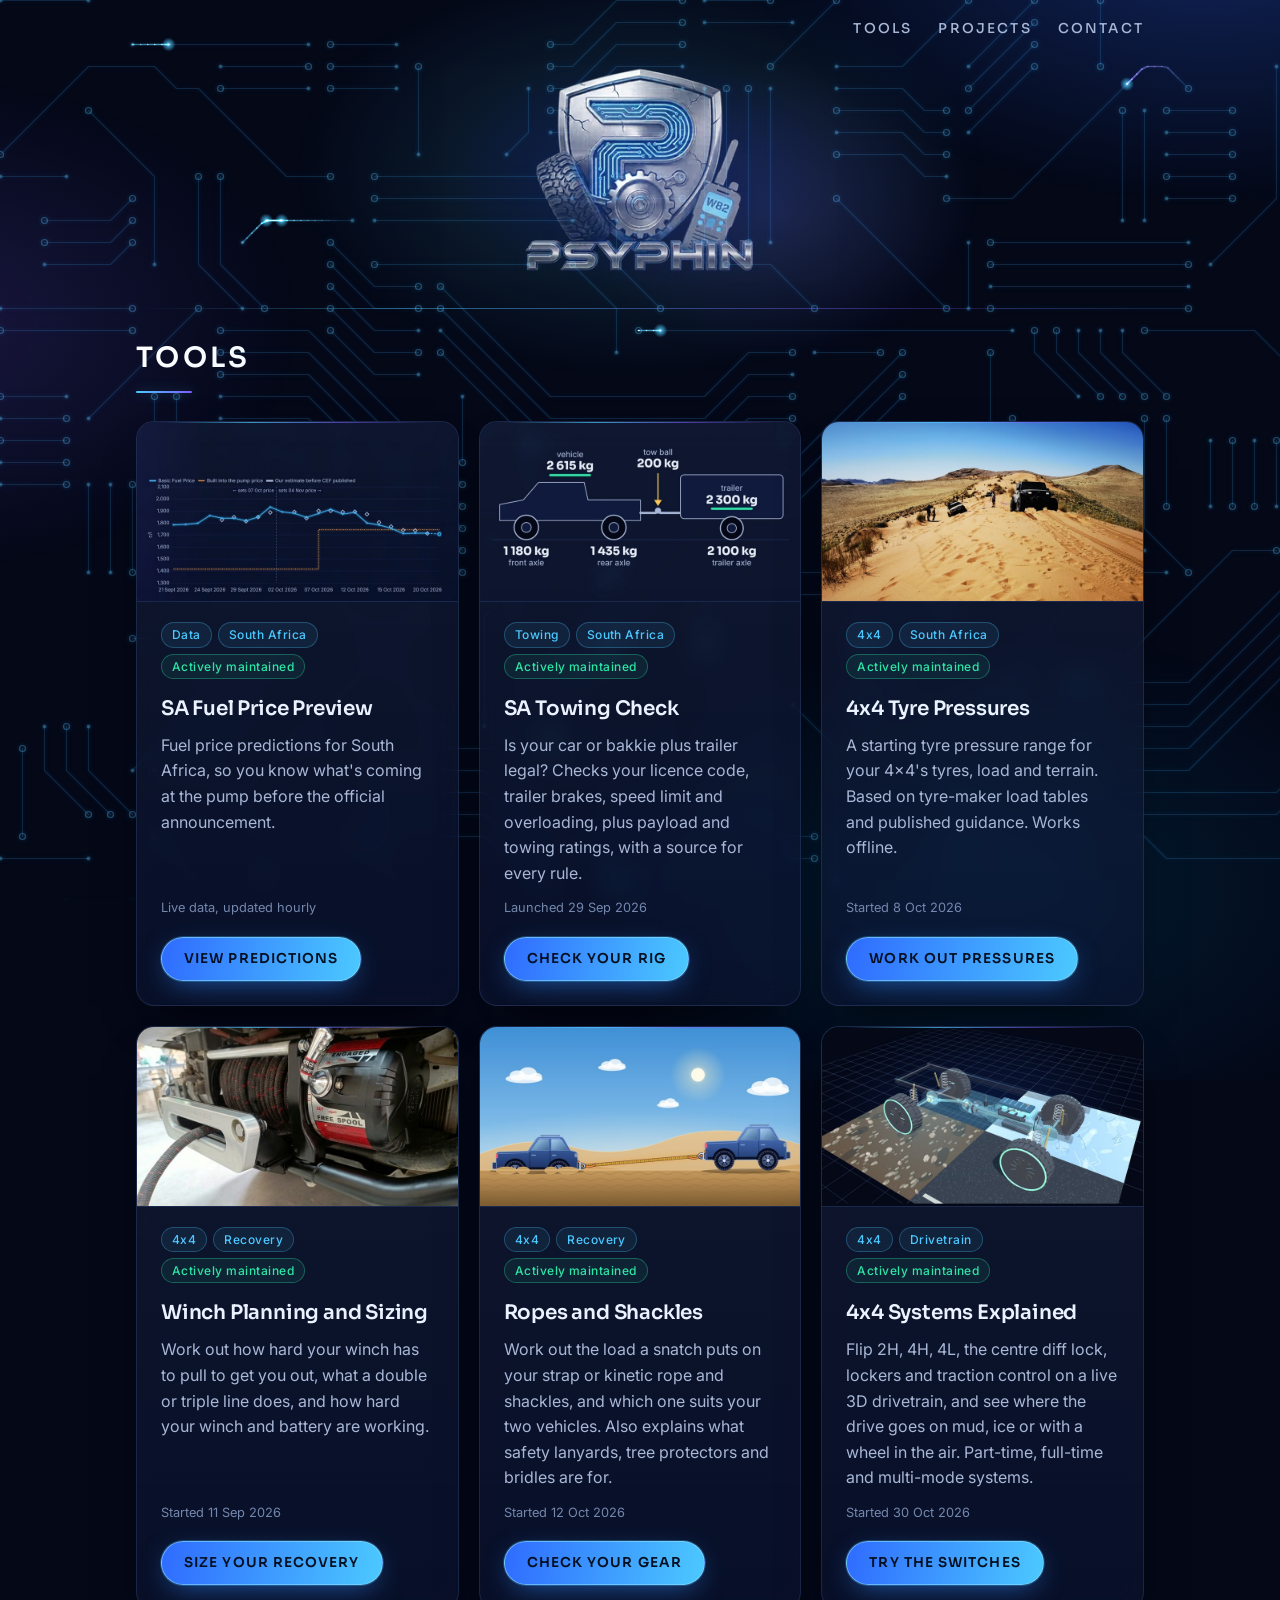
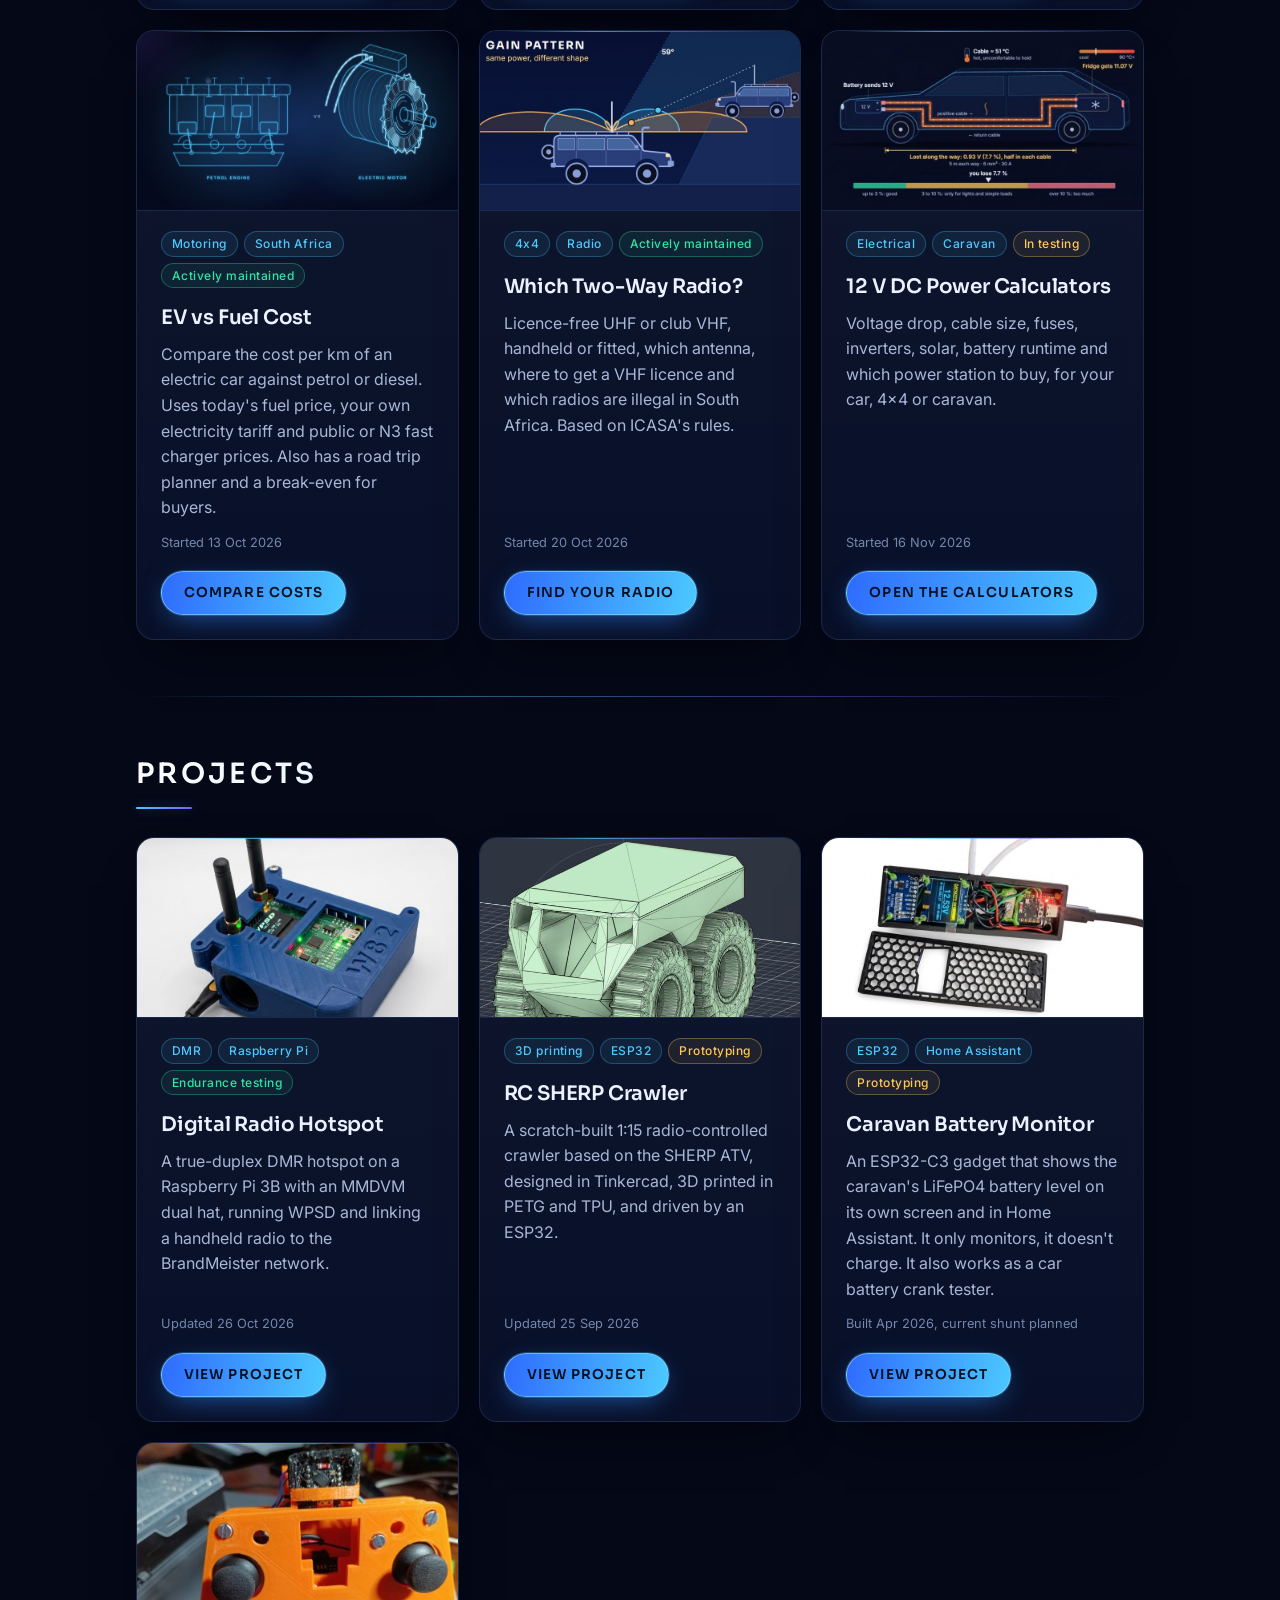
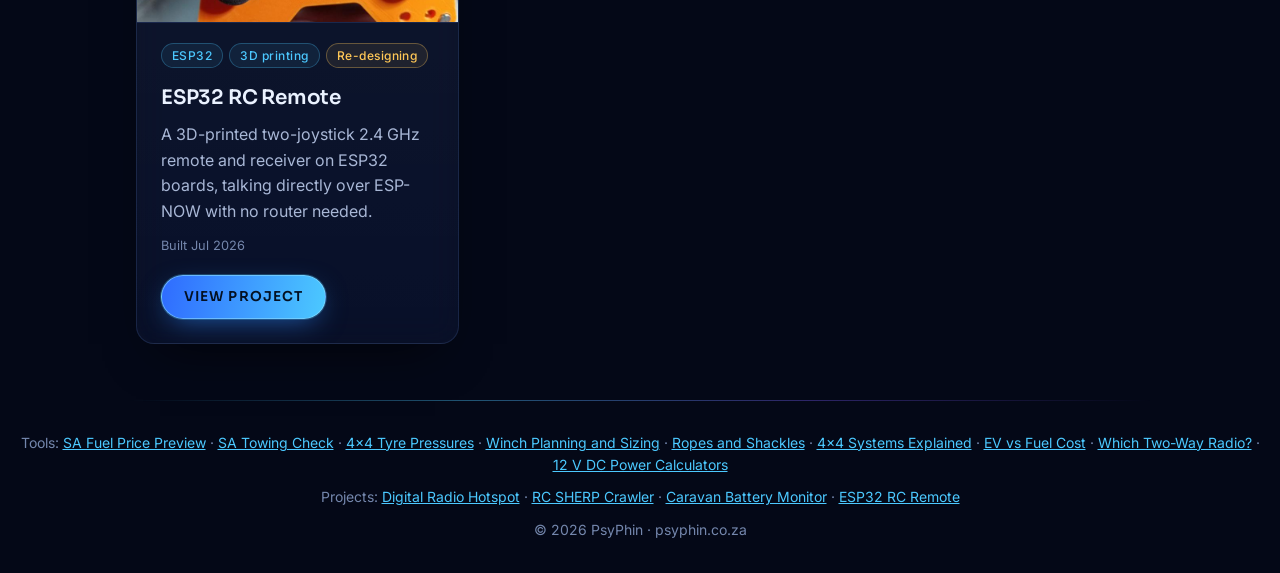
<file: index.html>
<!DOCTYPE html>
<html lang="en">
<head>
  <meta charset="utf-8">
  <meta name="viewport" content="width=device-width, initial-scale=1">
  <title>PsyPhin: Free Tools for South African Drivers and 4x4 Owners</title>
  <meta name="description" content="Free tools for South African drivers: fuel price preview, EV vs petrol cost, towing legality, 4x4 tyre pressures, winching and recovery gear.">
  <meta name="theme-color" content="#040817">

  <link rel="canonical" href="https://psyphin.co.za/">
  <script type="application/ld+json">
  {
    "@context": "https://schema.org",
    "@graph": [
      {
        "@type": "Organization",
        "@id": "https://psyphin.co.za/#org",
        "name": "PsyPhin",
        "url": "https://psyphin.co.za/",
        "logo": "https://psyphin.co.za/assets/img/logo-800.jpg"
      },
      {
        "@type": "WebSite",
        "name": "PsyPhin",
        "url": "https://psyphin.co.za/",
        "description": "Free tools for South African drivers: fuel price preview, EV vs petrol cost, towing legality, 4x4 tyre pressures, winching and recovery gear.",
        "inLanguage": "en-ZA",
        "publisher": {
          "@id": "https://psyphin.co.za/#org"
        }
      }
    ]
  }
  </script>
  <meta property="og:type" content="website">
  <meta property="og:url" content="https://psyphin.co.za/">
  <meta property="og:title" content="PsyPhin">
  <meta property="og:description" content="Free tools for South African drivers: fuel price preview, EV vs petrol cost, towing legality, 4x4 tyre pressures, winching and recovery gear.">
  <meta property="og:image" content="https://psyphin.co.za/assets/img/og-image.jpg">
  <meta name="twitter:card" content="summary_large_image">

  <link rel="icon" href="favicon.ico" sizes="48x48">
  <link rel="icon" href="favicon-96x96.png" type="image/png" sizes="96x96">
  <link rel="icon" href="favicon-192x192.png" type="image/png" sizes="192x192">
  <link rel="apple-touch-icon" href="apple-touch-icon.png" sizes="180x180">

  <link rel="preconnect" href="https://fonts.googleapis.com">
  <link rel="preconnect" href="https://fonts.gstatic.com" crossorigin>
  <link rel="stylesheet" href="https://fonts.googleapis.com/css2?family=Sora:wght@500;600&family=Inter:wght@400;500&display=swap">
  <link rel="stylesheet" href="css/style.css">
</head>
<body>
  <a class="skip-link" href="#main">Skip to content</a>

  <header class="site-header">
    <div class="site-header-inner">
      <!-- Brand mark: hidden at the top of the page, shown once you scroll (js/main.js adds body.scrolled) -->
      <a class="brand" href="index.html" aria-label="PsyPhin home"><img src="assets/img/brand-64.png" alt="" width="30" height="30"><span>PsyPhin</span></a>
      <nav class="nav" aria-label="Main">
        <a href="#tools">Tools</a>
        <a href="#projects">Projects</a>
        <a href="contact.html">Contact</a>
      </nav>
    </div>
  </header>

  <main id="main">
    <section class="hero">
      <h1 style="position:absolute;width:1px;height:1px;margin:-1px;padding:0;overflow:hidden;clip:rect(0 0 0 0);white-space:nowrap;border:0">PsyPhin: tools and projects</h1>
      <picture>
        <source type="image/webp"
                srcset="assets/img/logo-480.webp 480w, assets/img/logo-800.webp 800w, assets/img/logo-1200.webp 1200w"
                sizes="(max-width: 600px) 70vw, 420px">
        <img class="hero-logo"
             src="assets/img/logo-800.jpg"
             srcset="assets/img/logo-480.jpg 480w, assets/img/logo-800.jpg 800w, assets/img/logo-1200.jpg 1200w"
             sizes="(max-width: 600px) 70vw, 420px"
             width="1200" height="655"
             alt="PsyPhin logo: a brushed-metal shield with a glowing circuit-board letter P"
             fetchpriority="high">
      </picture>
    </section>

    <section id="tools" class="section">
      <h2>Tools</h2>
      <!-- Cards with kind: "tool" in /projects.js -->
      <div id="tool-grid" class="grid"></div>
      <noscript><p class="empty">Enable JavaScript to see the tools.</p></noscript>
    </section>

    <section id="projects" class="section">
      <h2>Projects</h2>
      <!-- The other cards in /projects.js -->
      <div id="project-grid" class="grid"></div>
      <noscript><p class="empty">Enable JavaScript to see the project list.</p></noscript>
    </section>
  </main>

  <footer class="site-footer">
    <!-- Plain links, so search engines see every tool and project without running JavaScript. Keep in step with projects.js. -->
    <p>Tools: <a href="https://fuel.psyphin.co.za/">SA Fuel Price Preview</a> &middot; <a href="https://towing.psyphin.co.za/">SA Towing Check</a> &middot; <a href="https://tyres.psyphin.co.za/">4x4 Tyre Pressures</a> &middot; <a href="https://winching.psyphin.co.za/">Winch Planning and Sizing</a> &middot; <a href="https://ropes.psyphin.co.za/">Ropes and Shackles</a> &middot; <a href="https://4x4.psyphin.co.za/">4x4 Systems Explained</a> &middot; <a href="https://evcost.psyphin.co.za/">EV vs Fuel Cost</a> &middot; <a href="https://radio.psyphin.co.za/">Which Two-Way Radio?</a> &middot; <a href="https://dc-power.psyphin.co.za/">12 V DC Power Calculators</a></p>
    <p>Projects: <a href="dmr-hotspot/">Digital Radio Hotspot</a> &middot; <a href="sherp-crawler/">RC SHERP Crawler</a> &middot; <a href="battery-monitor/">Caravan Battery Monitor</a> &middot; <a href="rc-remote/">ESP32 RC Remote</a></p>
    <p>&copy; <span id="year">2026</span> PsyPhin &middot; psyphin.co.za</p>
  </footer>

  <script src="projects.js"></script>
  <script src="js/circuit.js"></script>
  <script src="js/main.js"></script>
  <!-- GoatCounter: cookie-free visitor stats at https://psyphin.goatcounter.com/ -->
  <script data-goatcounter="https://psyphin.goatcounter.com/count" async src="//gc.zgo.at/count.js"></script>
</body>
</html>
</file>
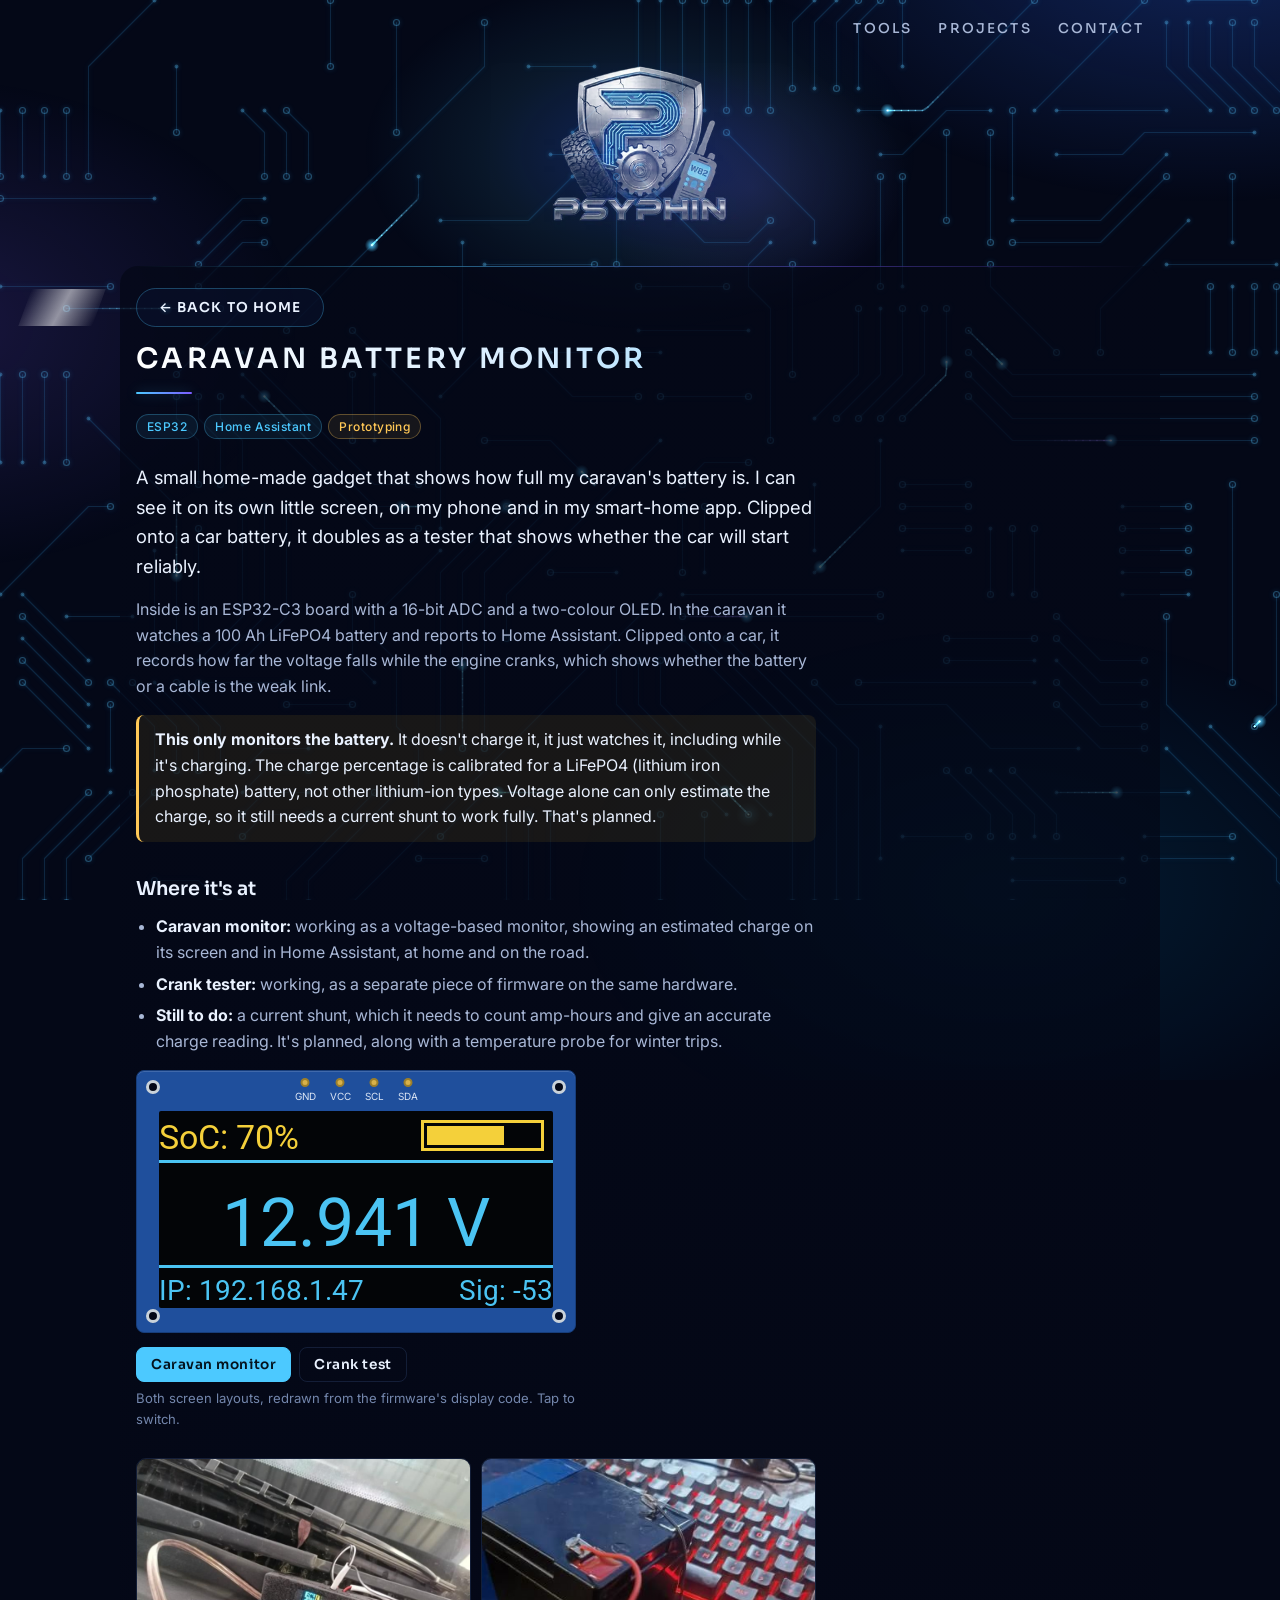
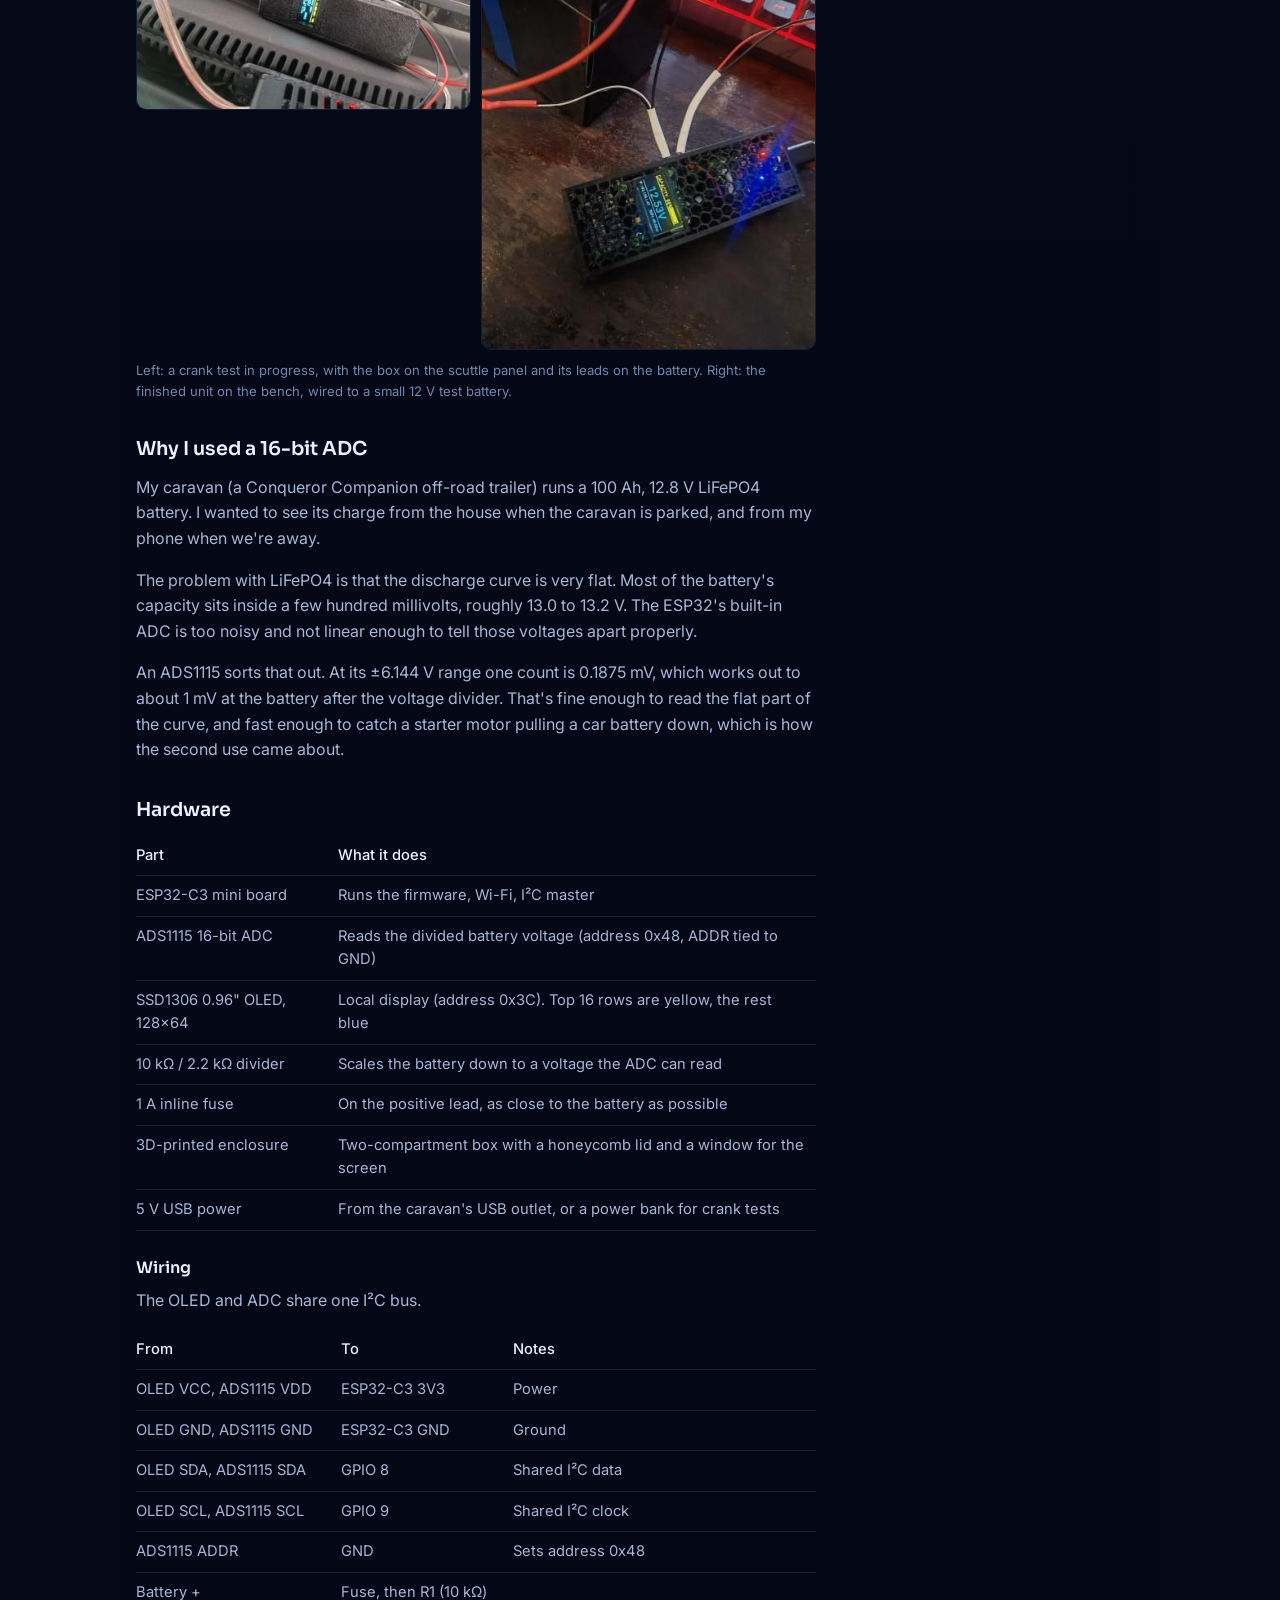
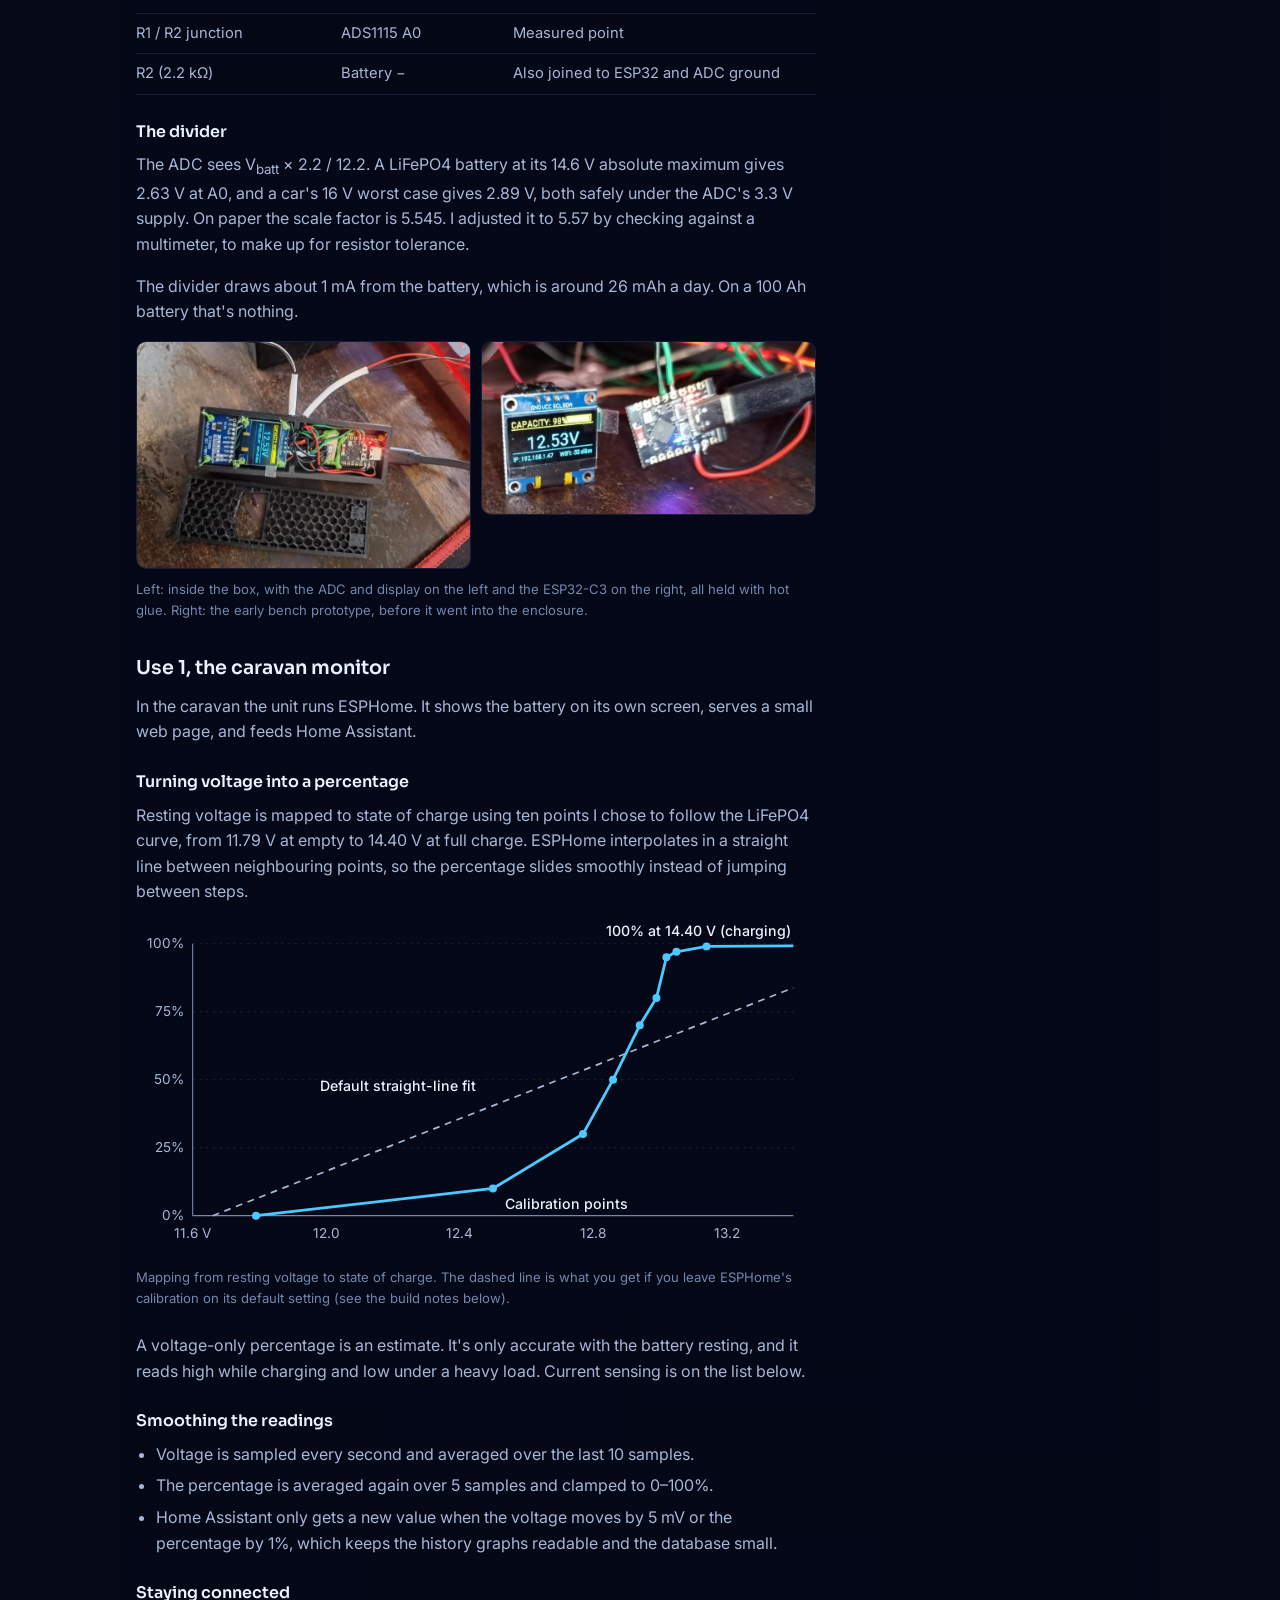
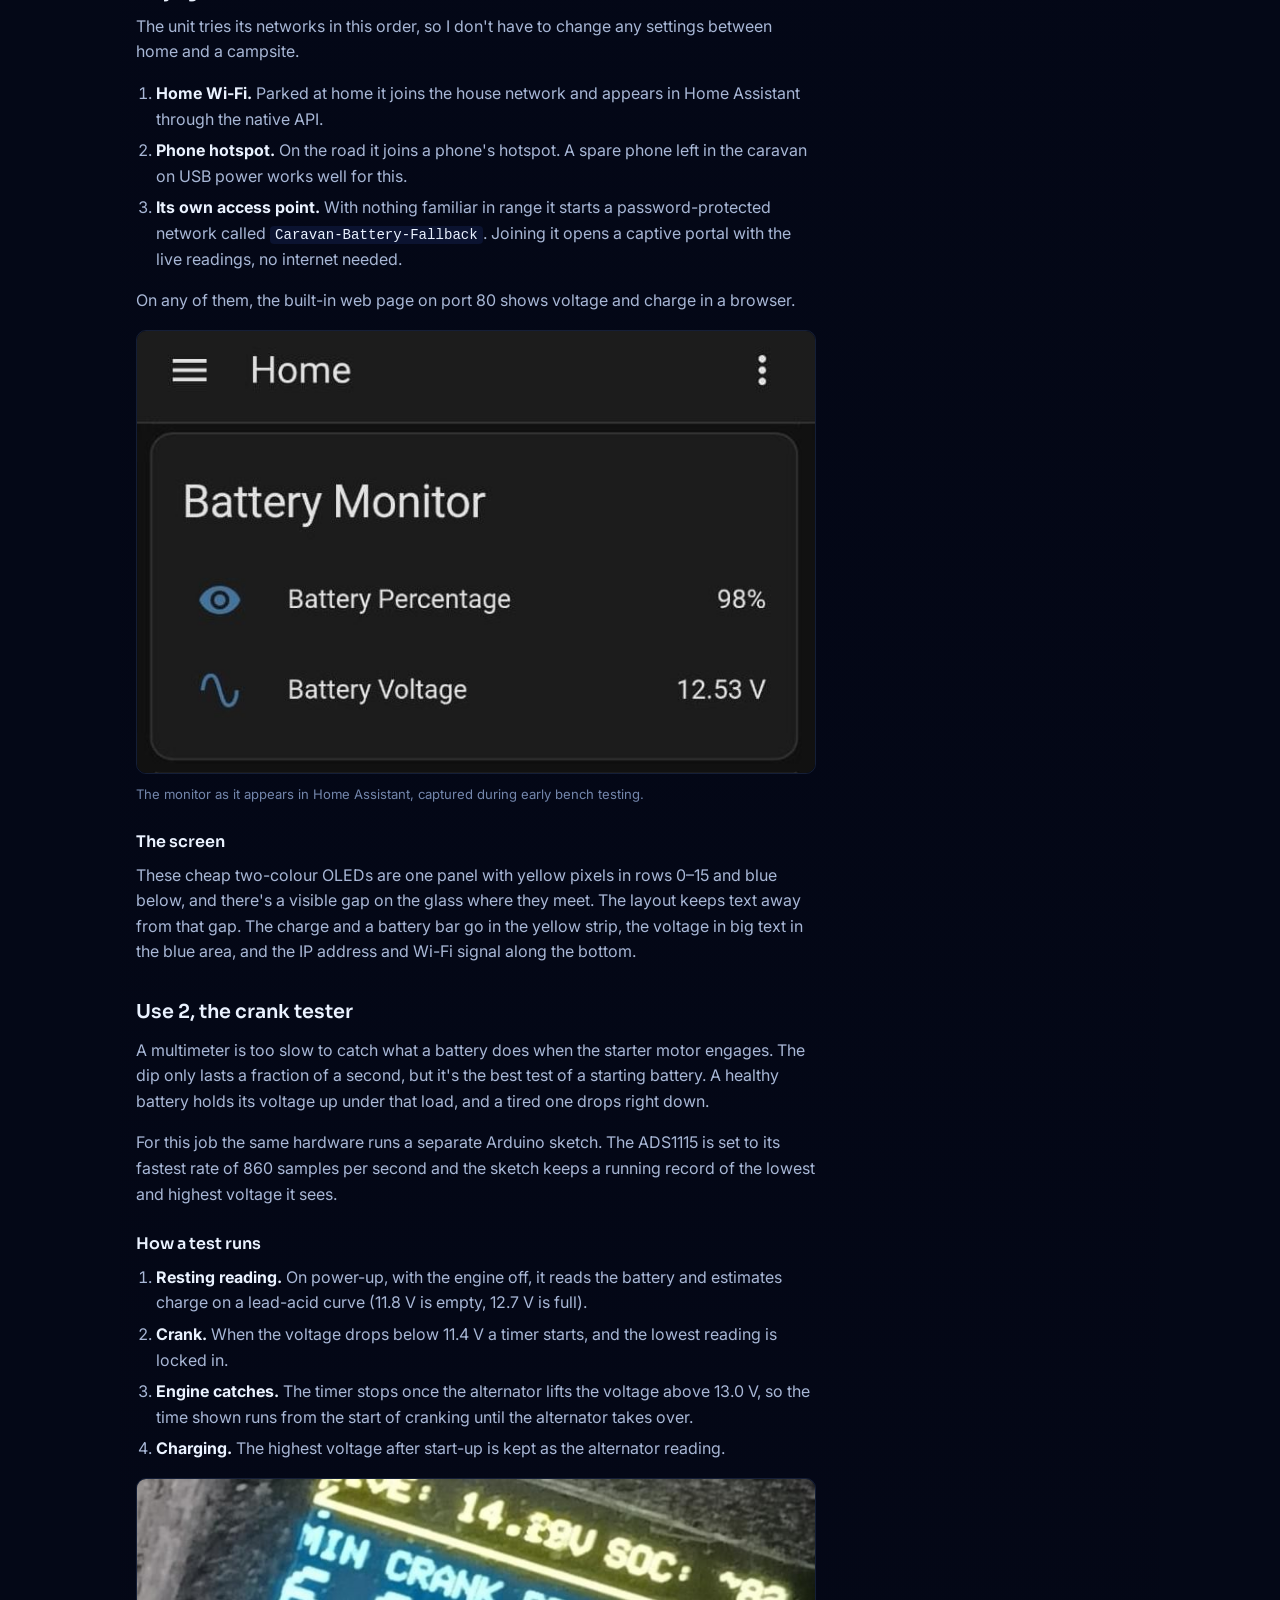
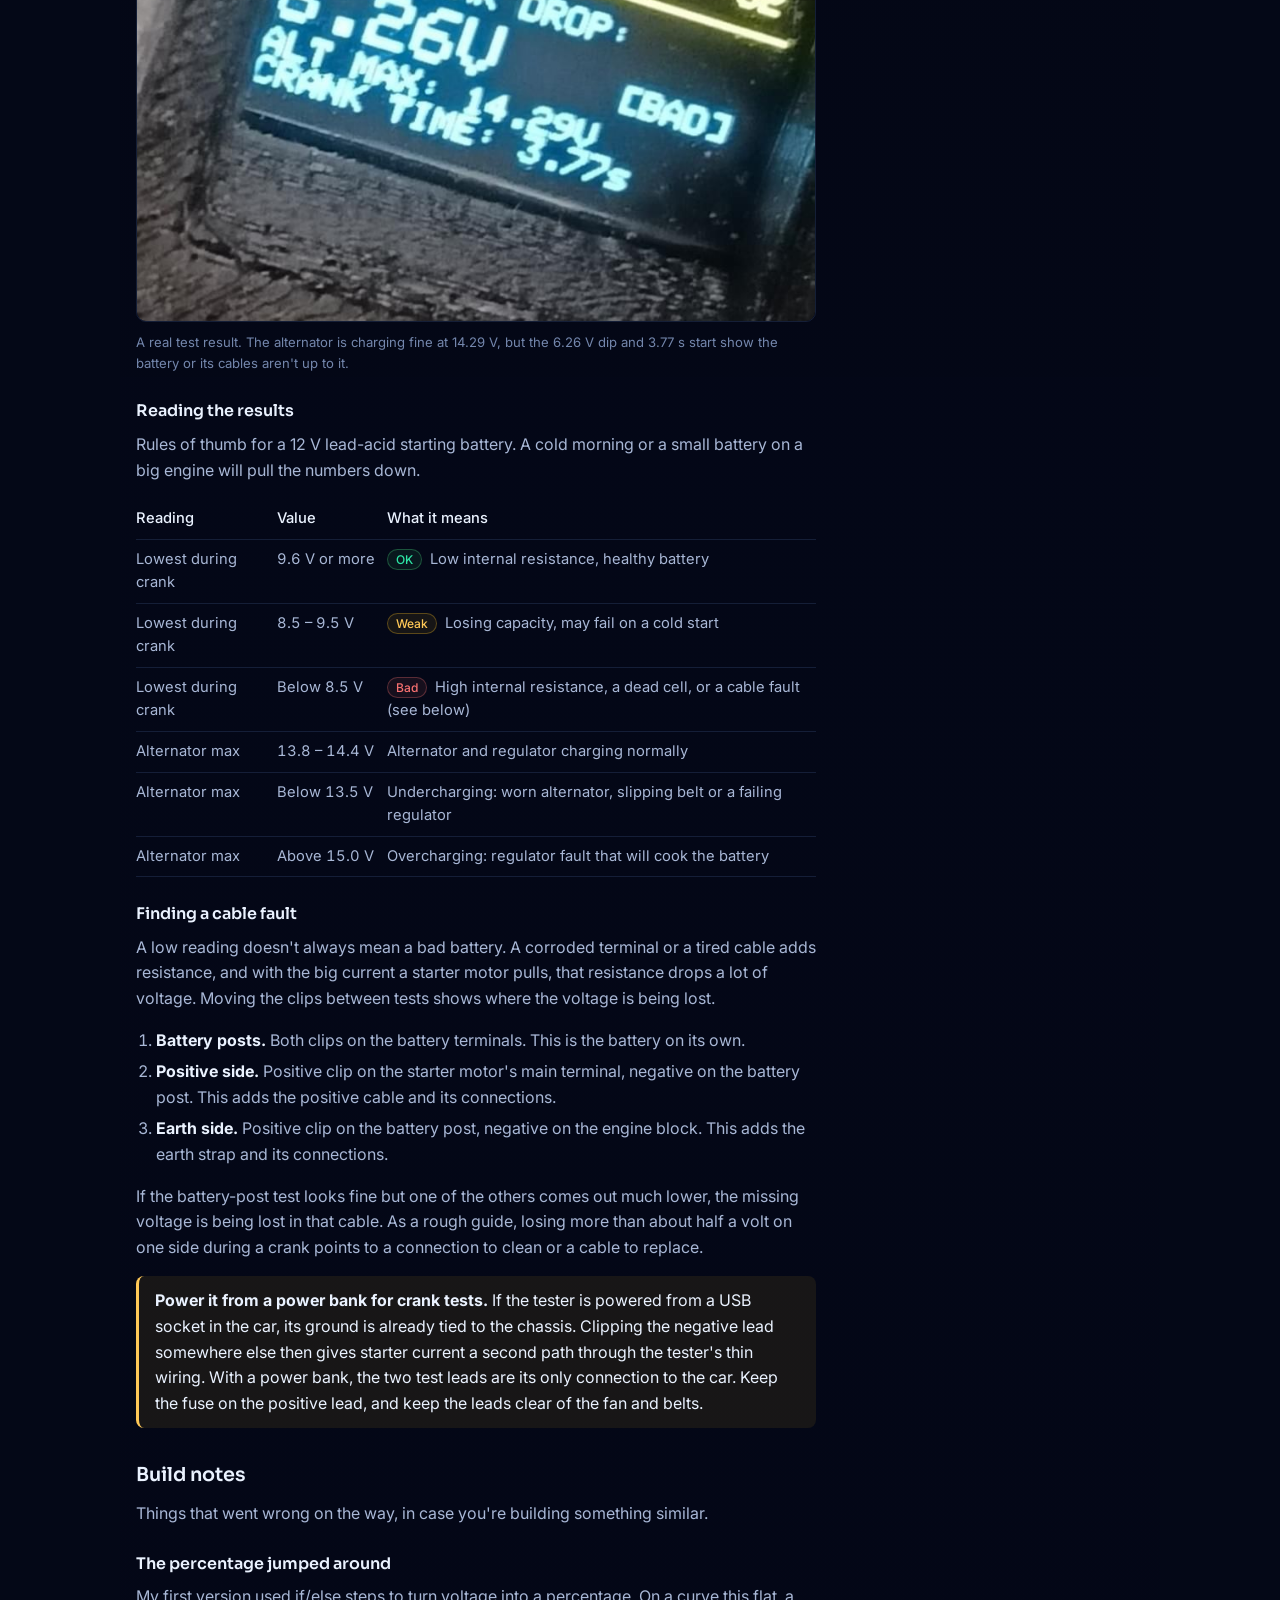
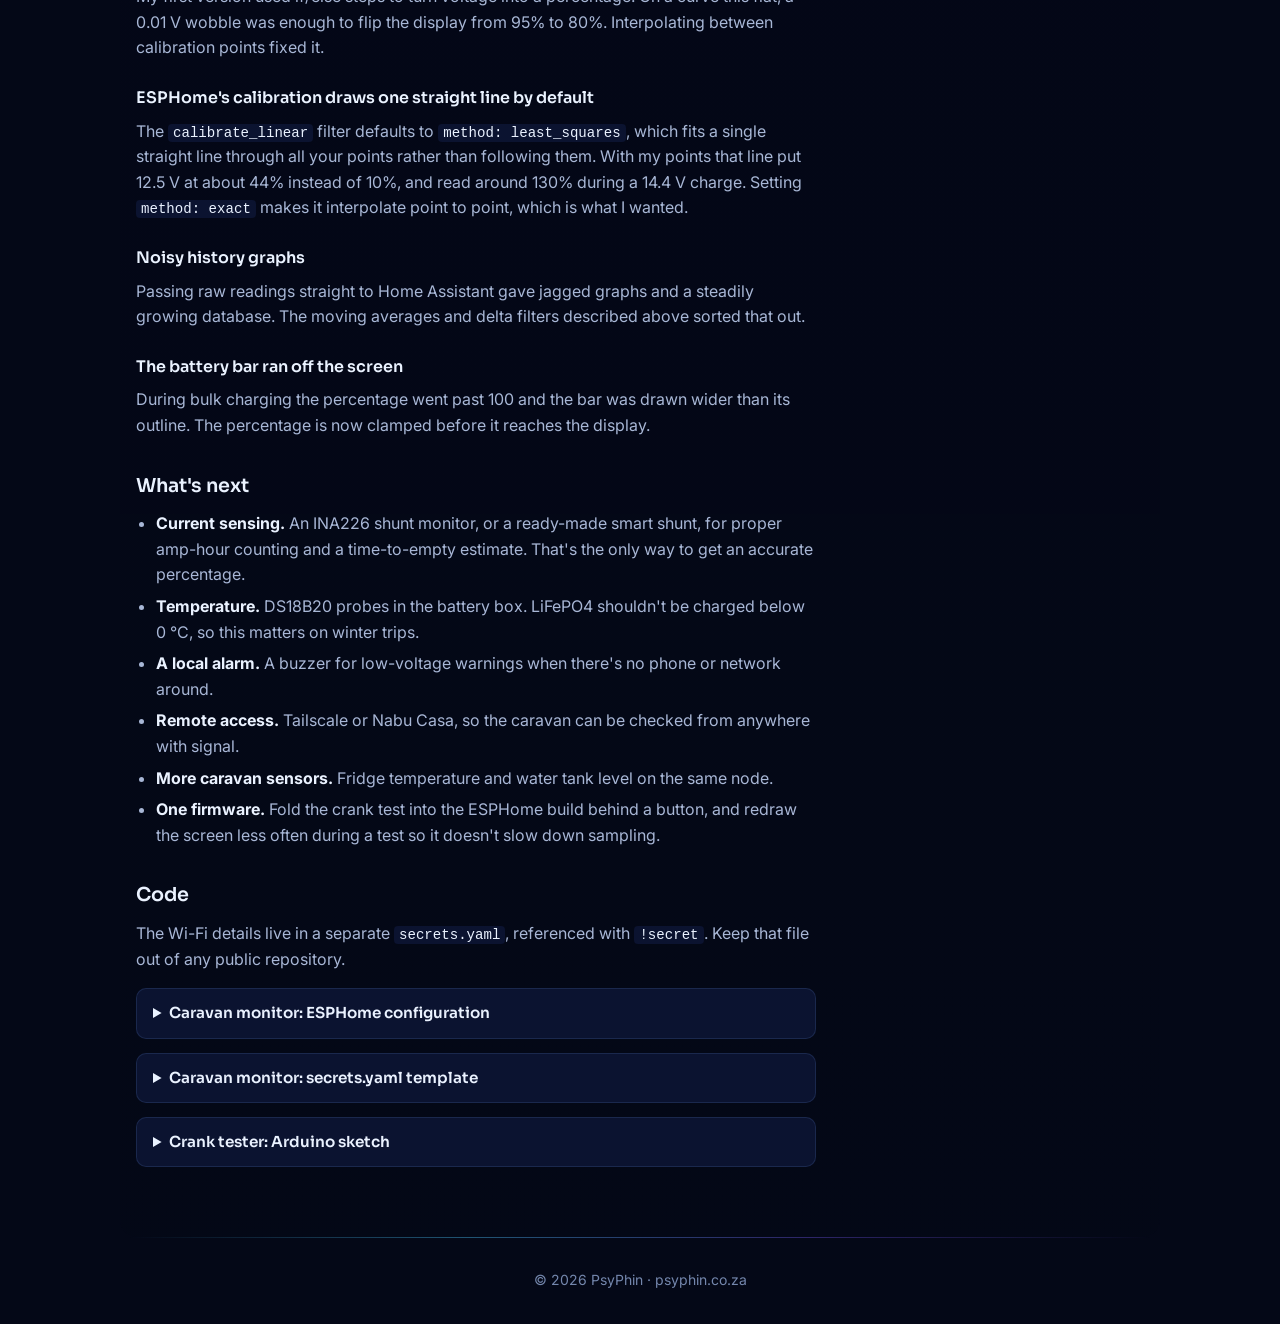
<file: battery-monitor/index.html>
<!DOCTYPE html>
<html lang="en">
<head>
  <meta charset="utf-8">
  <meta name="viewport" content="width=device-width, initial-scale=1">
  <title>Caravan Battery Monitor · PsyPhin</title>
  <meta name="description" content="An ESP32-C3 battery monitor for a caravan LiFePO4 battery that doubles as a car battery crank tester. ADS1115, SSD1306, ESPHome and Home Assistant.">
  <meta name="theme-color" content="#040817">

  <link rel="canonical" href="https://psyphin.co.za/battery-monitor/">
  <script type="application/ld+json">
  {
    "@context": "https://schema.org",
    "@type": "TechArticle",
    "headline": "Caravan Battery Monitor",
    "description": "An ESP32-C3 battery monitor for a caravan LiFePO4 battery that doubles as a car battery crank tester. ADS1115, SSD1306, ESPHome and Home Assistant.",
    "url": "https://psyphin.co.za/battery-monitor/",
    "image": "https://psyphin.co.za/assets/img/projects/battery-monitor.jpg",
    "inLanguage": "en-ZA",
    "datePublished": "2026-09-28",
    "dateModified": "2026-10-20",
    "author": {
      "@type": "Organization",
      "name": "PsyPhin",
      "url": "https://psyphin.co.za/"
    },
    "publisher": {
      "@type": "Organization",
      "name": "PsyPhin",
      "url": "https://psyphin.co.za/"
    }
  }
  </script>
  <meta property="og:type" content="website">
  <meta property="og:url" content="https://psyphin.co.za/battery-monitor/">
  <meta property="og:title" content="Caravan Battery Monitor · PsyPhin">
  <meta property="og:description" content="An ESP32-C3 battery monitor for a caravan LiFePO4 battery that doubles as a car battery crank tester.">
  <meta property="og:image" content="https://psyphin.co.za/assets/img/projects/battery-monitor.jpg">
  <meta name="twitter:card" content="summary_large_image">

  <link rel="icon" href="../favicon.ico" sizes="48x48">
  <link rel="icon" href="../favicon-96x96.png" type="image/png" sizes="96x96">
  <link rel="icon" href="../favicon-192x192.png" type="image/png" sizes="192x192">
  <link rel="apple-touch-icon" href="../apple-touch-icon.png" sizes="180x180">

  <link rel="preconnect" href="https://fonts.googleapis.com">
  <link rel="preconnect" href="https://fonts.gstatic.com" crossorigin>
  <!-- Roboto and VT323 draw the recreated OLED screens in the firmware's own fonts -->
  <link rel="stylesheet" href="https://fonts.googleapis.com/css2?family=Sora:wght@500;600&family=Inter:wght@400;500&family=Roboto:wght@400&family=VT323&display=swap">
  <link rel="stylesheet" href="../css/style.css">
</head>
<body>
  <a class="skip-link" href="#main">Skip to content</a>

  <header class="site-header">
    <div class="site-header-inner">
      <!-- Brand mark: hidden at the top of the page, shown once you scroll (js/main.js adds body.scrolled) -->
      <a class="brand" href="../index.html" aria-label="PsyPhin home"><img src="../assets/img/brand-64.png" alt="" width="30" height="30"><span>PsyPhin</span></a>
      <nav class="nav" aria-label="Main">
        <a href="../index.html#tools">Tools</a>
        <a href="../index.html#projects">Projects</a>
        <a href="../contact.html">Contact</a>
      </nav>
    </div>
  </header>

  <main id="main">
    <section class="hero hero--compact">
      <a href="../index.html" aria-label="PsyPhin home">
        <picture>
          <source type="image/webp"
                  srcset="../assets/img/logo-480.webp 480w, ../assets/img/logo-800.webp 800w"
                  sizes="(max-width: 480px) 100vw, 440px">
          <img class="hero-logo"
               src="../assets/img/logo-480.jpg"
               srcset="../assets/img/logo-480.jpg 480w, ../assets/img/logo-800.jpg 800w"
               sizes="(max-width: 480px) 100vw, 440px"
               width="1200" height="655"
               alt="PsyPhin logo">
        </picture>
      </a>
    </section>

    <section class="section">
      <!-- Title and tags come from this project's line in ../projects.js (matched by url). -->
      <p class="back-link"><a class="button button--secondary button--plain" href="../index.html">&larr; Back to home</a></p>
      <div class="project-head" data-project="battery-monitor/"><h1>Caravan Battery Monitor</h1></div>

      <!-- Source: E:\Claude_projects\Battery monitor (draft index.html, battery-monitor.yaml, crank_tester.ino, photos).
           Generated by .review/build_bm.py: the YAML's Wi-Fi details are replaced with !secret references,
           and the build refuses to write the page if any real Wi-Fi value would appear in it. -->
      <div class="prose">
        <p class="lead">A small home-made gadget that shows how full my caravan's battery is. I can see it on its own little screen, on my phone and in my smart-home app. Clipped onto a car battery, it doubles as a tester that shows whether the car will start reliably.</p>
        <p>Inside is an ESP32-C3 board with a 16-bit ADC and a two-colour OLED. In the caravan it watches a 100&nbsp;Ah LiFePO4 battery and reports to Home Assistant. Clipped onto a car, it records how far the voltage falls while the engine cranks, which shows whether the battery or a cable is the weak link.</p>

        <p class="notice"><strong>This only monitors the battery.</strong> It doesn't charge it, it just watches it, including while it's charging. The charge percentage is calibrated for a LiFePO4 (lithium iron phosphate) battery, not other lithium-ion types. Voltage alone can only estimate the charge, so it still needs a current shunt to work fully. That's planned.</p>

        <h3>Where it's at</h3>
        <ul>
          <li><strong>Caravan monitor:</strong> working as a voltage-based monitor, showing an estimated charge on its screen and in Home Assistant, at home and on the road.</li>
          <li><strong>Crank tester:</strong> working, as a separate piece of firmware on the same hardware.</li>
          <li><strong>Still to do:</strong> a current shunt, which it needs to count amp-hours and give an accurate charge reading. It's planned, along with a temperature probe for winter trips.</li>
        </ul>

        <figure class="oled">
          <div class="oled-module">
            <span class="hole h1"></span><span class="hole h2"></span><span class="hole h3"></span><span class="hole h4"></span>
            <div class="pins" aria-hidden="true"><span>GND</span><span>VCC</span><span>SCL</span><span>SDA</span></div>
            <svg class="screen" viewBox="0 0 128 64" role="img" aria-labelledby="screen-title" shape-rendering="crispEdges">
              <title id="screen-title">OLED screen of the battery monitor</title>
              <defs><clipPath id="glass"><rect width="128" height="64"/></clipPath></defs>
              <g clip-path="url(#glass)">
                <!-- Caravan monitor layout (ESPHome display lambda) -->
                <g id="scr-caravan" class="show">
                  <text class="y roboto" x="0" y="12.5" font-size="11">SoC: 70%</text>
                  <rect class="ys" x="85.5" y="3.5" width="39" height="9" stroke-width="1"/>
                  <rect class="y" x="87" y="5" width="25" height="6"/>
                  <rect class="b" x="0" y="16" width="128" height="1"/>
                  <text class="b roboto" x="64" y="44" font-size="22" text-anchor="middle">12.941 V</text>
                  <rect class="b" x="0" y="50" width="128" height="1"/>
                  <text class="b roboto" x="0" y="61.5" font-size="9">IP: 192.168.1.47</text>
                  <text class="b roboto" x="128" y="61.5" font-size="9" text-anchor="end">Sig: -53</text>
                </g>
                <!-- Crank tester layout (Arduino sketch, 6x8 px font) -->
                <g id="scr-crank" hidden>
                  <text class="y px" x="0" y="9" font-size="10.5" textLength="71" lengthAdjust="spacingAndGlyphs">LIVE: 14.29V</text>
                  <text class="y px" x="76" y="9" font-size="10.5" textLength="53" lengthAdjust="spacingAndGlyphs">SOC: ~82%</text>
                  <rect class="y" x="0" y="15" width="128" height="1"/>
                  <text class="b px" x="0" y="27" font-size="10.5" textLength="89" lengthAdjust="spacingAndGlyphs">MIN CRANK DROP:</text>
                  <text class="b px" x="0" y="45" font-size="21" textLength="59" lengthAdjust="spacingAndGlyphs">6.26V</text>
                  <text class="b px" x="92" y="43" font-size="10.5" textLength="29" lengthAdjust="spacingAndGlyphs">[BAD]</text>
                  <text class="b px" x="0" y="55" font-size="10.5" textLength="89" lengthAdjust="spacingAndGlyphs">ALT MAX: 14.29V</text>
                  <text class="b px" x="0" y="63" font-size="10.5" textLength="101" lengthAdjust="spacingAndGlyphs">CRANK TIME: 3.77s</text>
                </g>
              </g>
            </svg>
          </div>
          <div class="oled-modes" role="group" aria-label="Screen to show">
            <button type="button" data-screen="caravan" aria-pressed="true">Caravan monitor</button>
            <button type="button" data-screen="crank" aria-pressed="false">Crank test</button>
          </div>
          <figcaption>Both screen layouts, redrawn from the firmware's display code. Tap to switch.</figcaption>
        </figure>

        <figure class="figs">
          <img src="img/01-crank-test-car-800.jpg" alt="The black 3D-printed monitor box with its lit OLED, resting below a car windscreen with test leads running to the battery" width="800" height="600" loading="lazy">
          <img src="img/02-bench-finished-800.jpg" alt="The finished monitor in its honeycomb-lid enclosure, wired to a small 12 V battery on a workbench" width="408" height="600" loading="lazy">
          <figcaption>Left: a crank test in progress, with the box on the scuttle panel and its leads on the battery. Right: the finished unit on the bench, wired to a small 12&nbsp;V test battery.</figcaption>
        </figure>

        <h3>Why I used a 16-bit ADC</h3>
        <p>My caravan (a Conqueror Companion off-road trailer) runs a 100&nbsp;Ah, 12.8&nbsp;V LiFePO4 battery. I wanted to see its charge from the house when the caravan is parked, and from my phone when we're away.</p>
        <p>The problem with LiFePO4 is that the discharge curve is very flat. Most of the battery's capacity sits inside a few hundred millivolts, roughly 13.0 to 13.2&nbsp;V. The ESP32's built-in ADC is too noisy and not linear enough to tell those voltages apart properly.</p>
        <p>An ADS1115 sorts that out. At its ±6.144&nbsp;V range one count is 0.1875&nbsp;mV, which works out to about 1&nbsp;mV at the battery after the voltage divider. That's fine enough to read the flat part of the curve, and fast enough to catch a starter motor pulling a car battery down, which is how the second use came about.</p>

        <h3>Hardware</h3>
        <div class="table-wrap">
          <table>
            <thead><tr><th>Part</th><th>What it does</th></tr></thead>
            <tbody>
              <tr><td>ESP32-C3 mini board</td><td>Runs the firmware, Wi-Fi, I²C master</td></tr>
              <tr><td>ADS1115 16-bit ADC</td><td>Reads the divided battery voltage (address 0x48, ADDR tied to GND)</td></tr>
              <tr><td>SSD1306 0.96" OLED, 128×64</td><td>Local display (address 0x3C). Top 16 rows are yellow, the rest blue</td></tr>
              <tr><td>10&nbsp;kΩ / 2.2&nbsp;kΩ divider</td><td>Scales the battery down to a voltage the ADC can read</td></tr>
              <tr><td>1&nbsp;A inline fuse</td><td>On the positive lead, as close to the battery as possible</td></tr>
              <tr><td>3D-printed enclosure</td><td>Two-compartment box with a honeycomb lid and a window for the screen</td></tr>
              <tr><td>5&nbsp;V USB power</td><td>From the caravan's USB outlet, or a power bank for crank tests</td></tr>
            </tbody>
          </table>
        </div>

        <h4>Wiring</h4>
        <p>The OLED and ADC share one I²C bus.</p>
        <div class="table-wrap">
          <table>
            <thead><tr><th>From</th><th>To</th><th>Notes</th></tr></thead>
            <tbody>
              <tr><td>OLED VCC, ADS1115 VDD</td><td>ESP32-C3 3V3</td><td>Power</td></tr>
              <tr><td>OLED GND, ADS1115 GND</td><td>ESP32-C3 GND</td><td>Ground</td></tr>
              <tr><td>OLED SDA, ADS1115 SDA</td><td>GPIO 8</td><td>Shared I²C data</td></tr>
              <tr><td>OLED SCL, ADS1115 SCL</td><td>GPIO 9</td><td>Shared I²C clock</td></tr>
              <tr><td>ADS1115 ADDR</td><td>GND</td><td>Sets address 0x48</td></tr>
              <tr><td>Battery +</td><td>Fuse, then R1 (10&nbsp;kΩ)</td><td></td></tr>
              <tr><td>R1 / R2 junction</td><td>ADS1115 A0</td><td>Measured point</td></tr>
              <tr><td>R2 (2.2&nbsp;kΩ)</td><td>Battery −</td><td>Also joined to ESP32 and ADC ground</td></tr>
            </tbody>
          </table>
        </div>

        <h4>The divider</h4>
        <p>The ADC sees V<sub>batt</sub> × 2.2 / 12.2. A LiFePO4 battery at its 14.6&nbsp;V absolute maximum gives 2.63&nbsp;V at A0, and a car's 16&nbsp;V worst case gives 2.89&nbsp;V, both safely under the ADC's 3.3&nbsp;V supply. On paper the scale factor is 5.545. I adjusted it to 5.57 by checking against a multimeter, to make up for resistor tolerance.</p>
        <p>The divider draws about 1&nbsp;mA from the battery, which is around 26&nbsp;mAh a day. On a 100&nbsp;Ah battery that's nothing.</p>
        <figure class="figs">
          <img src="img/03-inside-box-800.jpg" alt="Open enclosure: the OLED and ADS1115 board in one compartment, the ESP32-C3 and wiring glued in the other, honeycomb lid beside it" width="800" height="544" loading="lazy">
          <img src="img/04-bench-prototype-800.jpg" alt="Loose OLED module showing 12.53 V next to a tiny ESP32-C3 board on USB-C, during early testing" width="800" height="413" loading="lazy">
          <figcaption>Left: inside the box, with the ADC and display on the left and the ESP32-C3 on the right, all held with hot glue. Right: the early bench prototype, before it went into the enclosure.</figcaption>
        </figure>

        <h3>Use 1, the caravan monitor</h3>
        <p>In the caravan the unit runs ESPHome. It shows the battery on its own screen, serves a small web page, and feeds Home Assistant.</p>

        <h4>Turning voltage into a percentage</h4>
        <p>Resting voltage is mapped to state of charge using ten points I chose to follow the LiFePO4 curve, from 11.79&nbsp;V at empty to 14.40&nbsp;V at full charge. ESPHome interpolates in a straight line between neighbouring points, so the percentage slides smoothly instead of jumping between steps.</p>
        <figure class="chart">
          <svg viewBox="0 0 600 300" role="img" aria-labelledby="chart-t chart-d">
            <title id="chart-t">Voltage to state of charge mapping</title>
            <desc id="chart-d">The curve stays near zero until about 12.5 volts, rises steeply between 12.7 and 13.0 volts, then flattens near 99 percent. A dashed straight line shows the single-line fit ESPHome uses by default, which reads far too high at low voltages and passes 100 percent while charging.</desc>
            <line class="grid" x1="50" y1="20" x2="580" y2="20"/>
            <line class="grid" x1="50" y1="80" x2="580" y2="80"/>
            <line class="grid" x1="50" y1="140" x2="580" y2="140"/>
            <line class="grid" x1="50" y1="200" x2="580" y2="200"/>
            <line class="axis" x1="50" y1="260" x2="580" y2="260"/>
            <line class="axis" x1="50" y1="20" x2="50" y2="260"/>
            <text class="lbl" x="42" y="264" text-anchor="end">0%</text>
            <text class="lbl" x="42" y="204" text-anchor="end">25%</text>
            <text class="lbl" x="42" y="144" text-anchor="end">50%</text>
            <text class="lbl" x="42" y="84" text-anchor="end">75%</text>
            <text class="lbl" x="42" y="24" text-anchor="end">100%</text>
            <text class="lbl" x="50" y="280" text-anchor="middle">11.6 V</text>
            <text class="lbl" x="167.8" y="280" text-anchor="middle">12.0</text>
            <text class="lbl" x="285.6" y="280" text-anchor="middle">12.4</text>
            <text class="lbl" x="403.3" y="280" text-anchor="middle">12.8</text>
            <text class="lbl" x="521.1" y="280" text-anchor="middle">13.2</text>
            <polyline class="ls" points="67.7,260 580,58.9"/>
            <polyline class="curve" points="105.9,260 315.0,236 394.4,188 420.9,140 444.5,92 459.2,68 468.0,32 476.8,27.2 503.4,22.4 580,21.9"/>
            <g class="dot">
              <circle cx="105.9" cy="260" r="3.5"/><circle cx="315.0" cy="236" r="3.5"/><circle cx="394.4" cy="188" r="3.5"/>
              <circle cx="420.9" cy="140" r="3.5"/><circle cx="444.5" cy="92" r="3.5"/><circle cx="459.2" cy="68" r="3.5"/>
              <circle cx="468.0" cy="32" r="3.5"/><circle cx="476.8" cy="27.2" r="3.5"/><circle cx="503.4" cy="22.4" r="3.5"/>
            </g>
            <text class="note" x="326" y="254">Calibration points</text>
            <text class="note" x="300" y="150" text-anchor="end">Default straight-line fit</text>
            <text class="note" x="578" y="13" text-anchor="end">100% at 14.40 V (charging)</text>
          </svg>
          <figcaption>Mapping from resting voltage to state of charge. The dashed line is what you get if you leave ESPHome's calibration on its default setting (see the build notes below).</figcaption>
        </figure>
        <p>A voltage-only percentage is an estimate. It's only accurate with the battery resting, and it reads high while charging and low under a heavy load. Current sensing is on the list below.</p>

        <h4>Smoothing the readings</h4>
        <ul>
          <li>Voltage is sampled every second and averaged over the last 10 samples.</li>
          <li>The percentage is averaged again over 5 samples and clamped to 0–100%.</li>
          <li>Home Assistant only gets a new value when the voltage moves by 5&nbsp;mV or the percentage by 1%, which keeps the history graphs readable and the database small.</li>
        </ul>

        <h4>Staying connected</h4>
        <p>The unit tries its networks in this order, so I don't have to change any settings between home and a campsite.</p>
        <ol>
          <li><strong>Home Wi-Fi.</strong> Parked at home it joins the house network and appears in Home Assistant through the native API.</li>
          <li><strong>Phone hotspot.</strong> On the road it joins a phone's hotspot. A spare phone left in the caravan on USB power works well for this.</li>
          <li><strong>Its own access point.</strong> With nothing familiar in range it starts a password-protected network called <code>Caravan-Battery-Fallback</code>. Joining it opens a captive portal with the live readings, no internet needed.</li>
        </ol>
        <p>On any of them, the built-in web page on port 80 shows voltage and charge in a browser.</p>
        <figure class="figs">
          <img class="wide" src="img/05-home-assistant-800.jpg" alt="Home Assistant card titled Battery Monitor with Battery Percentage 98% and Battery Voltage 12.53 V" width="702" height="458" loading="lazy">
          <figcaption>The monitor as it appears in Home Assistant, captured during early bench testing.</figcaption>
        </figure>

        <h4>The screen</h4>
        <p>These cheap two-colour OLEDs are one panel with yellow pixels in rows 0–15 and blue below, and there's a visible gap on the glass where they meet. The layout keeps text away from that gap. The charge and a battery bar go in the yellow strip, the voltage in big text in the blue area, and the IP address and Wi-Fi signal along the bottom.</p>

        <h3>Use 2, the crank tester</h3>
        <p>A multimeter is too slow to catch what a battery does when the starter motor engages. The dip only lasts a fraction of a second, but it's the best test of a starting battery. A healthy battery holds its voltage up under that load, and a tired one drops right down.</p>
        <p>For this job the same hardware runs a separate Arduino sketch. The ADS1115 is set to its fastest rate of 860 samples per second and the sketch keeps a running record of the lowest and highest voltage it sees.</p>

        <h4>How a test runs</h4>
        <ol>
          <li><strong>Resting reading.</strong> On power-up, with the engine off, it reads the battery and estimates charge on a lead-acid curve (11.8&nbsp;V is empty, 12.7&nbsp;V is full).</li>
          <li><strong>Crank.</strong> When the voltage drops below 11.4&nbsp;V a timer starts, and the lowest reading is locked in.</li>
          <li><strong>Engine catches.</strong> The timer stops once the alternator lifts the voltage above 13.0&nbsp;V, so the time shown runs from the start of cranking until the alternator takes over.</li>
          <li><strong>Charging.</strong> The highest voltage after start-up is kept as the alternator reading.</li>
        </ol>
        <figure class="figs">
          <img class="wide" src="img/06-crank-result-800.jpg" alt="Close-up of the OLED after a crank test: live 14.29 V, minimum crank drop 6.26 V marked BAD, alternator max 14.29 V, crank time 3.77 s" width="800" height="522" loading="lazy">
          <figcaption>A real test result. The alternator is charging fine at 14.29&nbsp;V, but the 6.26&nbsp;V dip and 3.77&nbsp;s start show the battery or its cables aren't up to it.</figcaption>
        </figure>

        <h4>Reading the results</h4>
        <p>Rules of thumb for a 12&nbsp;V lead-acid starting battery. A cold morning or a small battery on a big engine will pull the numbers down.</p>
        <div class="table-wrap">
          <table>
            <thead><tr><th>Reading</th><th>Value</th><th>What it means</th></tr></thead>
            <tbody>
              <tr><td>Lowest during crank</td><td class="v">9.6&nbsp;V or more</td><td><span class="result result--ok">OK</span> Low internal resistance, healthy battery</td></tr>
              <tr><td>Lowest during crank</td><td class="v">8.5 – 9.5&nbsp;V</td><td><span class="result result--weak">Weak</span> Losing capacity, may fail on a cold start</td></tr>
              <tr><td>Lowest during crank</td><td class="v">Below 8.5&nbsp;V</td><td><span class="result result--bad">Bad</span> High internal resistance, a dead cell, or a cable fault (see below)</td></tr>
              <tr><td>Alternator max</td><td class="v">13.8 – 14.4&nbsp;V</td><td>Alternator and regulator charging normally</td></tr>
              <tr><td>Alternator max</td><td class="v">Below 13.5&nbsp;V</td><td>Undercharging: worn alternator, slipping belt or a failing regulator</td></tr>
              <tr><td>Alternator max</td><td class="v">Above 15.0&nbsp;V</td><td>Overcharging: regulator fault that will cook the battery</td></tr>
            </tbody>
          </table>
        </div>

        <h4>Finding a cable fault</h4>
        <p>A low reading doesn't always mean a bad battery. A corroded terminal or a tired cable adds resistance, and with the big current a starter motor pulls, that resistance drops a lot of voltage. Moving the clips between tests shows where the voltage is being lost.</p>
        <ol>
          <li><strong>Battery posts.</strong> Both clips on the battery terminals. This is the battery on its own.</li>
          <li><strong>Positive side.</strong> Positive clip on the starter motor's main terminal, negative on the battery post. This adds the positive cable and its connections.</li>
          <li><strong>Earth side.</strong> Positive clip on the battery post, negative on the engine block. This adds the earth strap and its connections.</li>
        </ol>
        <p>If the battery-post test looks fine but one of the others comes out much lower, the missing voltage is being lost in that cable. As a rough guide, losing more than about half a volt on one side during a crank points to a connection to clean or a cable to replace.</p>
        <p class="notice"><strong>Power it from a power bank for crank tests.</strong> If the tester is powered from a USB socket in the car, its ground is already tied to the chassis. Clipping the negative lead somewhere else then gives starter current a second path through the tester's thin wiring. With a power bank, the two test leads are its only connection to the car. Keep the fuse on the positive lead, and keep the leads clear of the fan and belts.</p>

        <h3>Build notes</h3>
        <p>Things that went wrong on the way, in case you're building something similar.</p>
        <h4>The percentage jumped around</h4>
        <p>My first version used if/else steps to turn voltage into a percentage. On a curve this flat, a 0.01&nbsp;V wobble was enough to flip the display from 95% to 80%. Interpolating between calibration points fixed it.</p>
        <h4>ESPHome's calibration draws one straight line by default</h4>
        <p>The <code>calibrate_linear</code> filter defaults to <code>method: least_squares</code>, which fits a single straight line through all your points rather than following them. With my points that line put 12.5&nbsp;V at about 44% instead of 10%, and read around 130% during a 14.4&nbsp;V charge. Setting <code>method: exact</code> makes it interpolate point to point, which is what I wanted.</p>
        <h4>Noisy history graphs</h4>
        <p>Passing raw readings straight to Home Assistant gave jagged graphs and a steadily growing database. The moving averages and delta filters described above sorted that out.</p>
        <h4>The battery bar ran off the screen</h4>
        <p>During bulk charging the percentage went past 100 and the bar was drawn wider than its outline. The percentage is now clamped before it reaches the display.</p>

        <h3>What's next</h3>
        <ul>
          <li><strong>Current sensing.</strong> An INA226 shunt monitor, or a ready-made smart shunt, for proper amp-hour counting and a time-to-empty estimate. That's the only way to get an accurate percentage.</li>
          <li><strong>Temperature.</strong> DS18B20 probes in the battery box. LiFePO4 shouldn't be charged below 0&nbsp;°C, so this matters on winter trips.</li>
          <li><strong>A local alarm.</strong> A buzzer for low-voltage warnings when there's no phone or network around.</li>
          <li><strong>Remote access.</strong> Tailscale or Nabu Casa, so the caravan can be checked from anywhere with signal.</li>
          <li><strong>More caravan sensors.</strong> Fridge temperature and water tank level on the same node.</li>
          <li><strong>One firmware.</strong> Fold the crank test into the ESPHome build behind a button, and redraw the screen less often during a test so it doesn't slow down sampling.</li>
        </ul>

        <h3>Code</h3>
        <p>The Wi-Fi details live in a separate <code>secrets.yaml</code>, referenced with <code>!secret</code>. Keep that file out of any public repository.</p>

        <details class="code">
          <summary>Caravan monitor: ESPHome configuration</summary>
          <div class="code-bar"><span>battery-monitor.yaml</span><button type="button" data-copy-from="code-yaml">Copy</button></div>
<pre><code id="code-yaml">esphome:
  name: battery-monitor
  friendly_name: &quot;Battery Monitor&quot;

esp32:
  board: esp32-c3-devkitm-1
  framework:
    type: arduino

wifi:
  networks:
    - ssid: !secret home_wifi_ssid        # 1st choice: home network
      password: !secret home_wifi_password
    - ssid: !secret hotspot_ssid          # 2nd choice: phone hotspot on the road
      password: !secret hotspot_password
  ap:                                     # nothing known in range: own access point
    ssid: &quot;Caravan-Battery-Fallback&quot;
    password: !secret fallback_ap_password
  reboot_timeout: 15min
  power_save_mode: NONE
  fast_connect: true

captive_portal:

web_server:
  port: 80

logger:

api:
  reboot_timeout: 0s   # default is 15min, which reboots the unit when camping without Home Assistant

ota:
  - platform: esphome

i2c:
  sda: 8
  scl: 9
  scan: true
  id: bus_a

ads1115:
  - address: 0x48
    i2c_id: bus_a

sensor:
  - platform: ads1115
    multiplexer: &#x27;A0_GND&#x27;
    gain: 6.144
    name: &quot;Battery Voltage&quot;
    id: batt_volt
    update_interval: 1s
    unit_of_measurement: &quot;V&quot;
    accuracy_decimals: 3
    filters:
      - multiply: 5.57          # divider ratio, trimmed against a multimeter
      - sliding_window_moving_average:
          window_size: 10
          send_every: 1
      - delta: 0.005

  - platform: template
    name: &quot;Battery Percentage&quot;
    id: batt_pct
    unit_of_measurement: &quot;%&quot;
    accuracy_decimals: 0
    update_interval: 1s
    lambda: |-
      return id(batt_volt).state;
    filters:
      - calibrate_linear:
          method: exact         # follow the curve point to point (default fits one straight line)
          datapoints:
            - 11.79 -&gt; 0.0
            - 12.50 -&gt; 10.0
            - 12.77 -&gt; 30.0
            - 12.86 -&gt; 50.0
            - 12.94 -&gt; 70.0
            - 12.99 -&gt; 80.0
            - 13.02 -&gt; 95.0
            - 13.05 -&gt; 97.0
            - 13.14 -&gt; 99.0
            - 14.40 -&gt; 100.0
      - lambda: |-
          if (x &gt; 100.0f) return 100.0f;
          if (x &lt; 0.0f) return 0.0f;
          return x;
      - sliding_window_moving_average:
          window_size: 5
          send_every: 1
      - delta: 1.0

  - platform: wifi_signal
    name: &quot;WiFi Signal&quot;
    id: wifi_rssi
    update_interval: 10s

text_sensor:
  - platform: wifi_info
    ip_address:
      id: wifi_ip
    ssid:
      id: wifi_ssid

font:
  - file: &quot;gfonts://Roboto&quot;
    id: font_tiny
    size: 9
  - file: &quot;gfonts://Roboto&quot;
    id: font_med
    size: 11
  - file: &quot;gfonts://Roboto&quot;
    id: font_bolt
    size: 22

display:
  - platform: ssd1306_i2c
    model: &quot;SSD1306 128x64&quot;
    address: 0x3C
    lambda: |-
      // Yellow strip (rows 0-15): percentage and battery bar
      it.printf(0, 2, id(font_med), &quot;SoC: %.0f%%&quot;, id(batt_pct).state);
      it.rectangle(85, 3, 40, 10);

      float pct = id(batt_pct).state;
      if (pct &gt; 100.0f) pct = 100.0f;
      if (pct &lt; 0.0f) pct = 0.0f;
      float bar_width = (pct / 100.0f) * 36.0f;
      it.filled_rectangle(87, 5, (int)bar_width, 6);

      // Blue area (rows 16-63): voltage and network status
      it.line(0, 16, 128, 16);

      if (id(batt_volt).has_state()) {
        it.printf(64, 24, id(font_bolt), TextAlign::TOP_CENTER, &quot;%.3f V&quot;, id(batt_volt).state);
      }

      it.line(0, 50, 128, 50);

      if (id(wifi_ip).has_state() &amp;&amp; id(wifi_ip).state != &quot;0.0.0.0&quot;) {
        it.printf(0, 53, id(font_tiny), &quot;IP: %s&quot;, id(wifi_ip).state.c_str());
      } else {
        it.print(0, 53, id(font_tiny), &quot;WiFi: Connecting...&quot;);
      }

      if (id(wifi_rssi).has_state()) {
        it.printf(128, 53, id(font_tiny), TextAlign::TOP_RIGHT, &quot;Sig: %.0f&quot;, id(wifi_rssi).state);
      }</code></pre>
        </details>

        <details class="code">
          <summary>Caravan monitor: secrets.yaml template</summary>
          <div class="code-bar"><span>secrets.yaml</span><button type="button" data-copy-from="code-secrets">Copy</button></div>
<pre><code id="code-secrets"># secrets.yaml: keep this file out of any public repo (add it to .gitignore)
home_wifi_ssid: &quot;your-home-network&quot;
home_wifi_password: &quot;your-home-password&quot;
hotspot_ssid: &quot;your-phone-hotspot&quot;
hotspot_password: &quot;your-hotspot-password&quot;
fallback_ap_password: &quot;at-least-8-characters&quot;</code></pre>
        </details>

        <details class="code">
          <summary>Crank tester: Arduino sketch</summary>
          <div class="code-bar"><span>crank_tester.ino, needs the Adafruit ADS1X15, GFX and SSD1306 libraries</span><button type="button" data-copy-from="code-ino">Copy</button></div>
<pre><code id="code-ino">#include &lt;Wire.h&gt;
#include &lt;Adafruit_ADS1X15.h&gt;
#include &lt;Adafruit_GFX.h&gt;
#include &lt;Adafruit_SSD1306.h&gt;

// --- OLED DISPLAY CONFIG ---
#define SCREEN_WIDTH 128
#define SCREEN_HEIGHT 64
#define OLED_RESET    -1
Adafruit_SSD1306 display(SCREEN_WIDTH, SCREEN_HEIGHT, &amp;Wire, OLED_RESET);

// --- ADS1115 CONFIG ---
Adafruit_ADS1115 ads;

// --- RESISTOR DIVIDER CALIBRATION ---
const float R1 = 10000.0; // 10k Resistor from Battery Pos to ADS pin
const float R2 = 2200.0;  // 2.2k Resistor from ADS pin to GND
const float dividerRatio = (R1 + R2) / R2;

// --- DIAGNOSTIC VARIABLES ---
float currentVoltage = 0.0;
float lowestVoltage = 99.0;
float highestVoltage = 0.0;
float restingVoltage = 0.0;
int batterySOC = 0;

// Crank Timing Variables
unsigned long crankStartTime = 0;
unsigned long crankDuration = 0;
bool crankTracking = false;
bool crankFinished = false;

// Helper Function: Estimate State of Charge (SOC) - lead-acid resting curve
int estimateSOC(float volt) {
  if (volt &gt;= 12.7) return 100;
  if (volt &lt;= 11.8) return 0;
  return (int)((volt - 11.8) * 111.11);
}

void setup() {
  Serial.begin(115200);

  if(!display.begin(SSD1306_SWITCHCAPVCC, 0x3C)) {
    Serial.println(F(&quot;SSD1306 allocation failed&quot;));
    for(;;);
  }
  display.clearDisplay();
  display.setTextColor(SSD1306_WHITE);

  ads.setGain(GAIN_ONE);
  ads.setDataRate(RATE_ADS1115_860SPS); // Maximize sampling rate

  if (!ads.begin()) {
    Serial.println(&quot;Failed to initialize ADS.&quot;);
    while (1);
  }

  // Grab initial baseline voltage for resting SOC
  delay(500);
  int16_t initial_adc = ads.readADC_SingleEnded(0);
  restingVoltage = ads.computeVolts(initial_adc) * dividerRatio;
  batterySOC = estimateSOC(restingVoltage);
}

void loop() {
  // 1. High-speed sampling
  int16_t adc0 = ads.readADC_SingleEnded(0);
  currentVoltage = ads.computeVolts(adc0) * dividerRatio;

  // 2. Track absolute minimum drop during crank
  if (currentVoltage &lt; lowestVoltage &amp;&amp; currentVoltage &gt; 2.0) {
    lowestVoltage = currentVoltage;
  }

  // 3. Track max charging voltage from alternator
  if (currentVoltage &gt; highestVoltage &amp;&amp; currentVoltage &gt; 13.0) {
    highestVoltage = currentVoltage;
  }

  // 4. Crank Duration Timing
  if (currentVoltage &lt; 11.4 &amp;&amp; !crankTracking &amp;&amp; !crankFinished) {
    crankStartTime = millis();
    crankTracking = true;
  }
  if (currentVoltage &gt; 13.0 &amp;&amp; crankTracking) {
    crankDuration = millis() - crankStartTime;
    crankTracking = false;
    crankFinished = true;
  }

  // 5. Render Data aligned to Yellow/Blue boundaries
  display.clearDisplay();

  // --- YELLOW ZONE (Rows 0 to 15) ---
  display.setTextSize(1);
  display.setCursor(0, 2);
  display.print(&quot;LIVE: &quot;);
  display.print(currentVoltage, 2);
  display.print(&quot;V&quot;);

  display.setCursor(76, 2);
  display.print(&quot;SOC: ~&quot;);
  display.print(batterySOC);
  display.print(&quot;%&quot;);

  // Boundary Separator Line
  display.drawFastHLine(0, 15, 128, SSD1306_WHITE);

  // --- BLUE ZONE (Rows 16 to 64) ---
  display.setCursor(0, 20);
  display.print(&quot;MIN CRANK DROP:&quot;);

  display.setCursor(0, 31);
  if (lowestVoltage &gt; 20.0) {
    display.setTextSize(2);
    display.print(&quot;--.-- V&quot;);
  } else {
    display.setTextSize(2);
    display.print(lowestVoltage, 2);
    display.print(&quot;V&quot;);

    // Automatic Status Threshold Flags
    display.setTextSize(1);
    display.setCursor(92, 36);
    if (lowestVoltage &gt;= 9.6)       display.print(&quot;[ OK ]&quot;);
    else if (lowestVoltage &gt;= 8.5)  display.print(&quot;[WEAK]&quot;);
    else                            display.print(&quot;[BAD]&quot;);
  }

  // Alternator Charging Output
  display.setTextSize(1);
  display.setCursor(0, 48);
  display.print(&quot;ALT MAX: &quot;);
  if (highestVoltage &lt; 13.0) {
    display.print(&quot;--.-- V&quot;);
  } else {
    display.print(highestVoltage, 2);
    display.print(&quot;V&quot;);
  }

  // Starter Motor Crank Duration
  display.setCursor(0, 56);
  display.print(&quot;CRANK TIME: &quot;);
  if (crankDuration == 0) {
    if (crankTracking) {
      display.print(&quot;RUNNING...&quot;);
    } else {
      display.print(&quot;--.-s&quot;);
    }
  } else {
    display.print((float)crankDuration / 1000.0, 2);
    display.print(&quot;s&quot;);
  }

  display.display();
}</code></pre>
        </details>
      </div>
    </section>
  </main>

  <footer class="site-footer">
    <p>&copy; <span id="year">2026</span> PsyPhin &middot; psyphin.co.za</p>
  </footer>

  <script src="../projects.js"></script>
  <script src="../js/circuit.js"></script>
  <script src="../js/main.js"></script>
  <script>
    // Switch the recreated OLED between its two firmware layouts.
    (function () {
      var screens = { caravan: document.getElementById("scr-caravan"), crank: document.getElementById("scr-crank") };
      var buttons = document.querySelectorAll(".oled-modes button");
      buttons.forEach(function (btn) {
        btn.addEventListener("click", function () {
          var key = btn.getAttribute("data-screen");
          buttons.forEach(function (b) { b.setAttribute("aria-pressed", b === btn ? "true" : "false"); });
          Object.keys(screens).forEach(function (k) {
            var g = screens[k];
            if (k === key) { g.removeAttribute("hidden"); g.classList.remove("show"); void g.getBoundingClientRect(); g.classList.add("show"); }
            else { g.setAttribute("hidden", ""); g.classList.remove("show"); }
          });
        });
      });
    })();
  </script>
  <!-- GoatCounter: cookie-free visitor stats at https://psyphin.goatcounter.com/ -->
  <script data-goatcounter="https://psyphin.goatcounter.com/count" async src="//gc.zgo.at/count.js"></script>
</body>
</html>
</file>
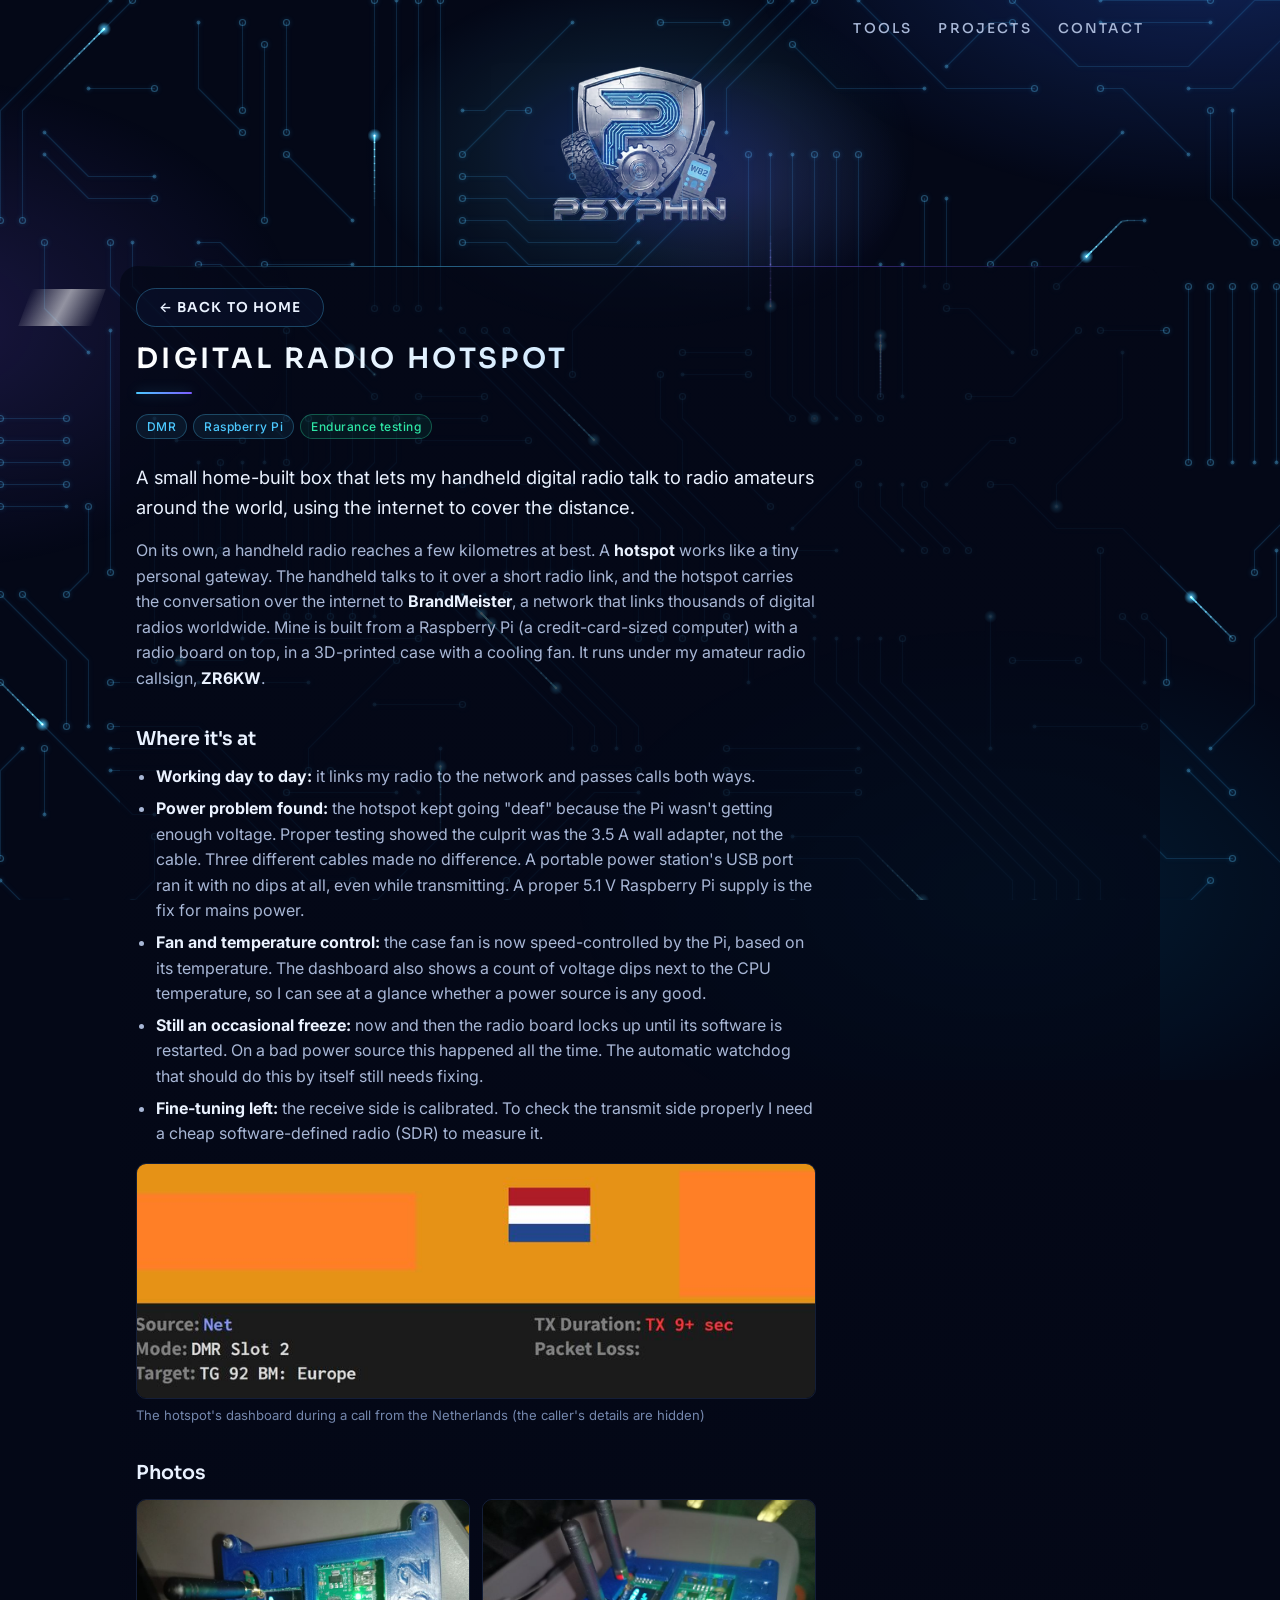
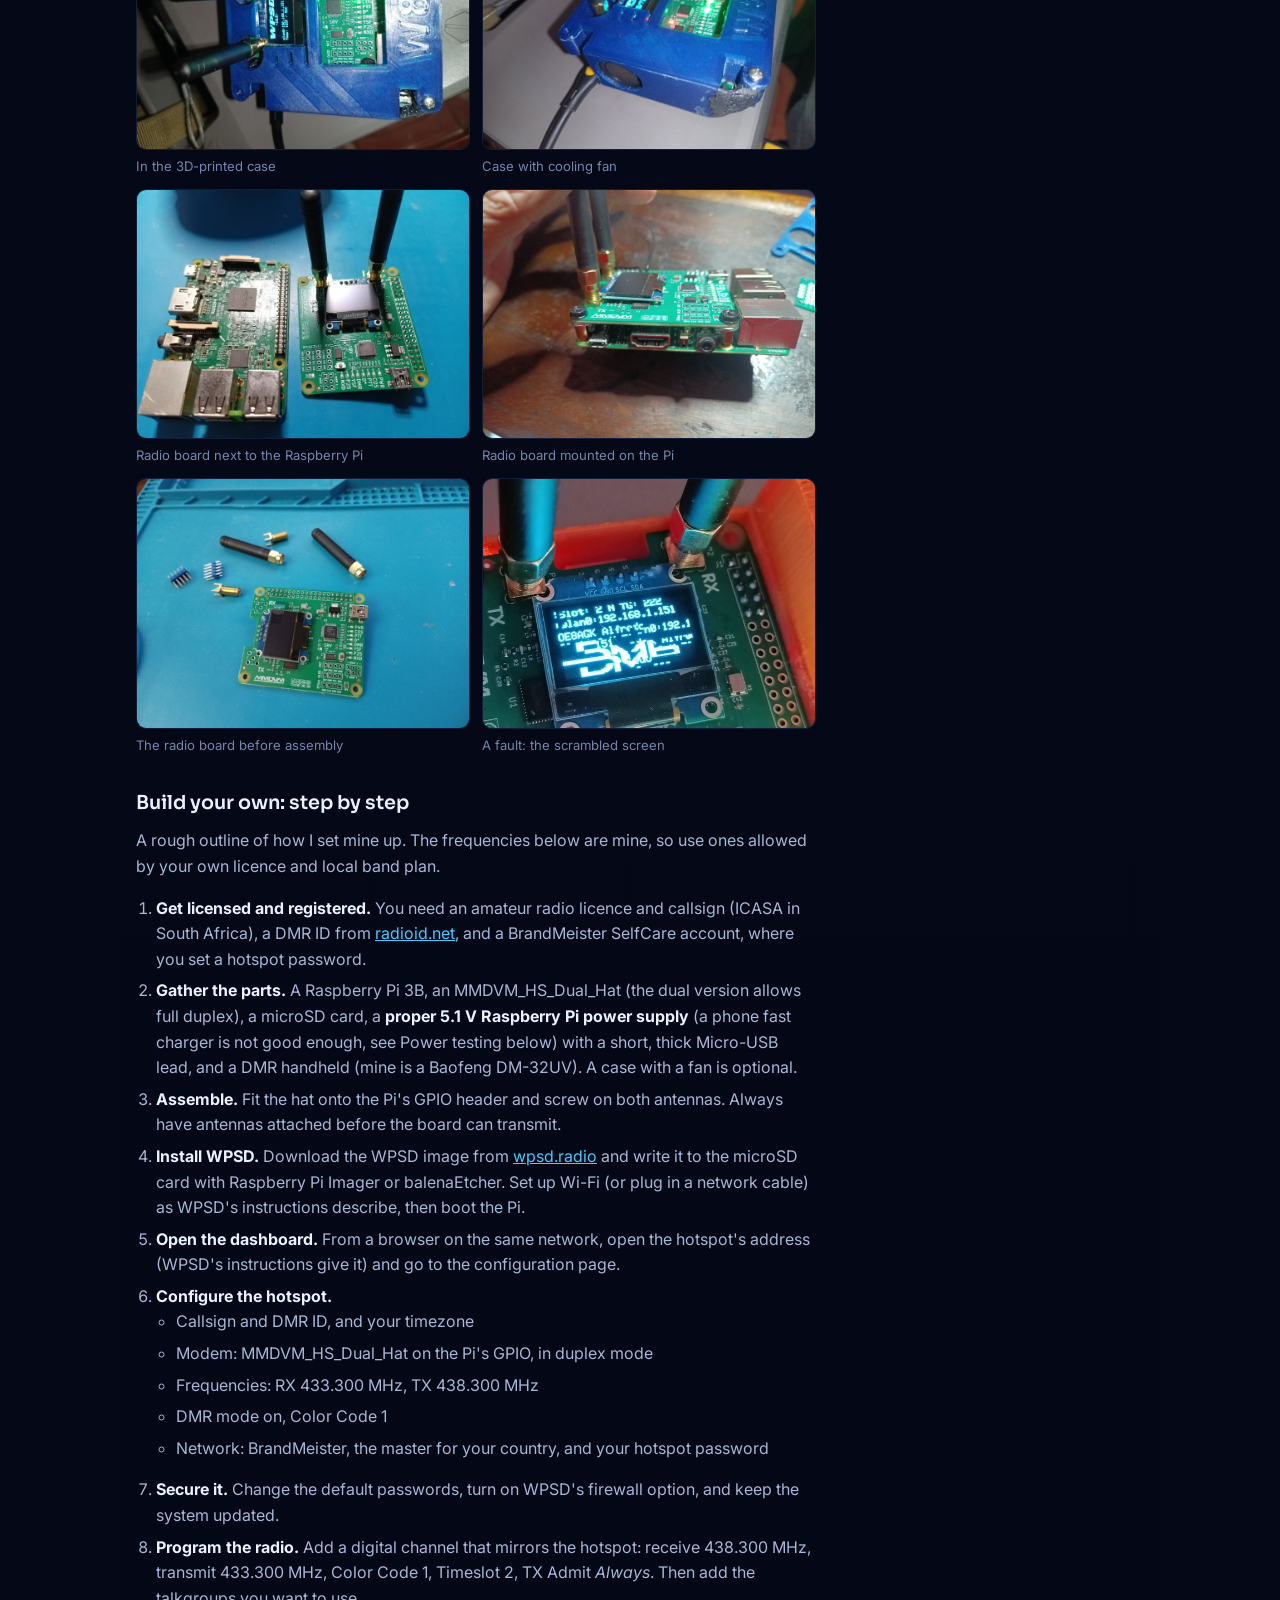
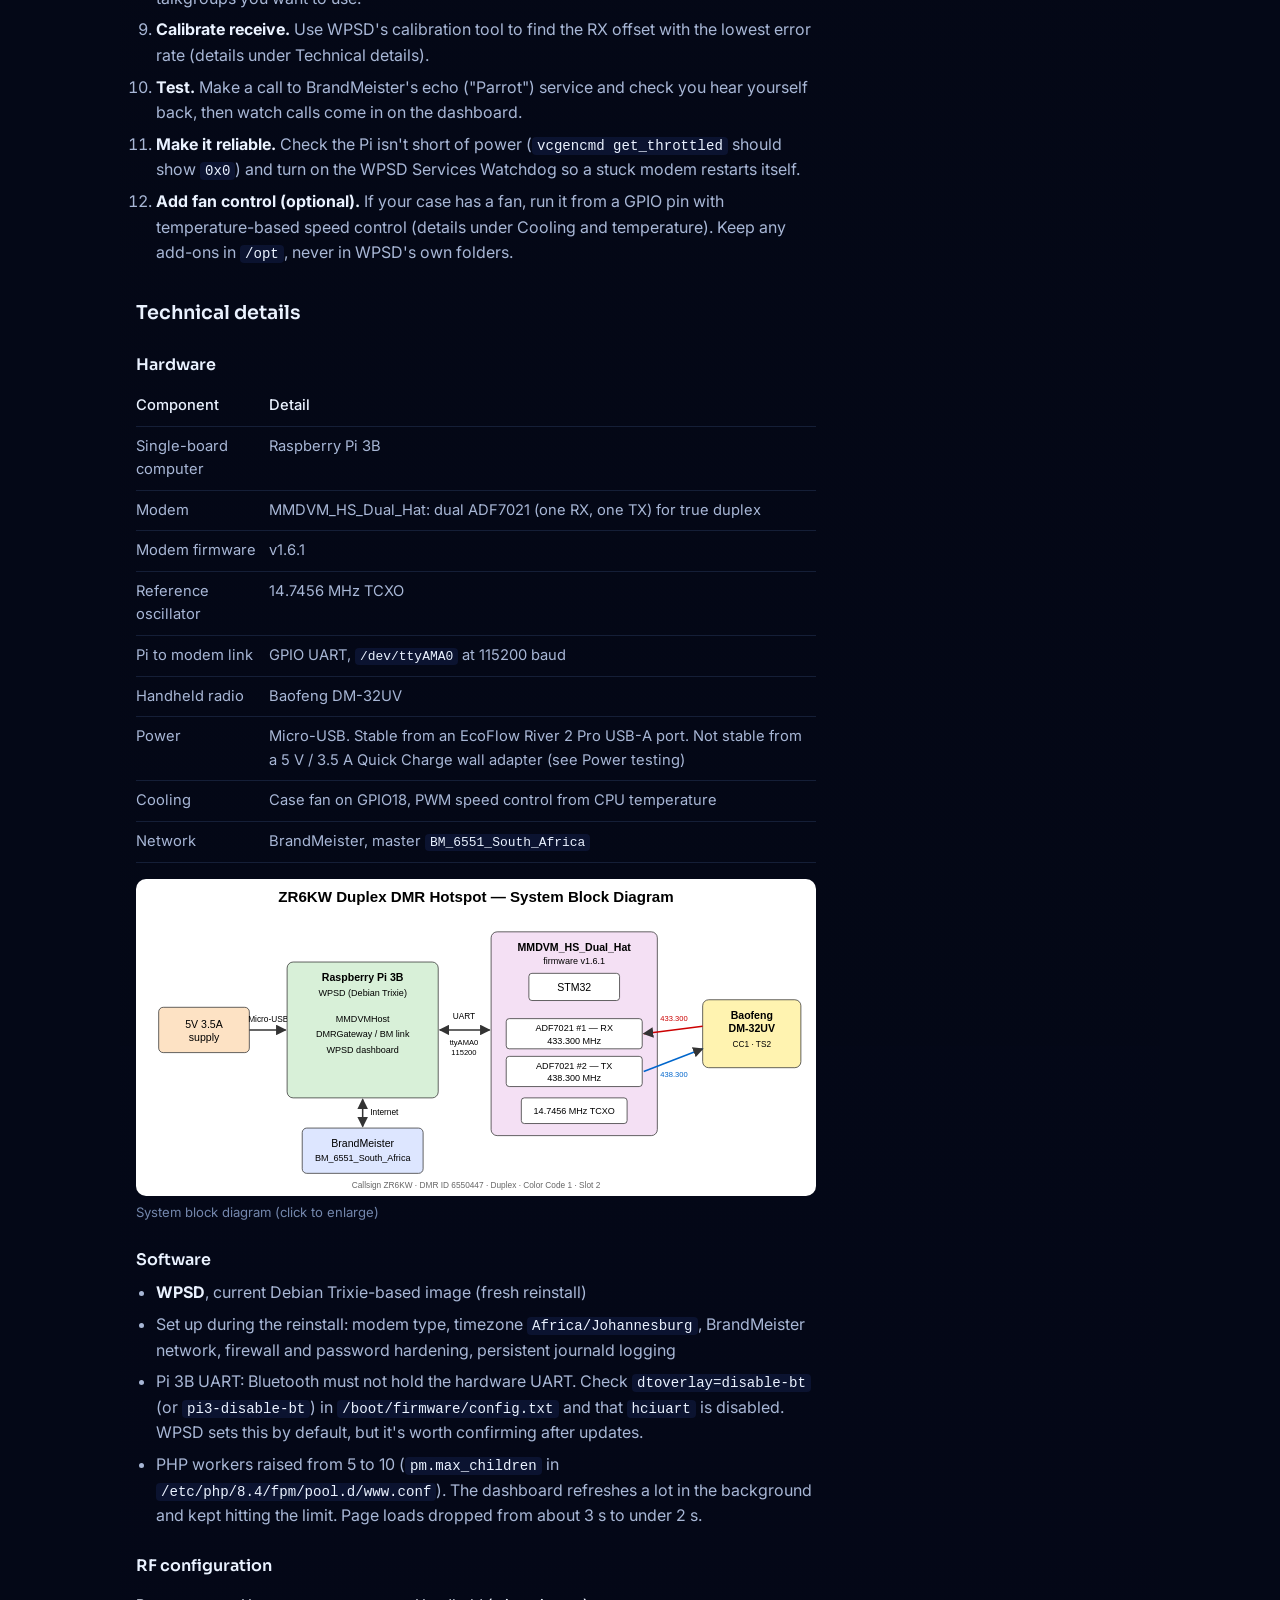
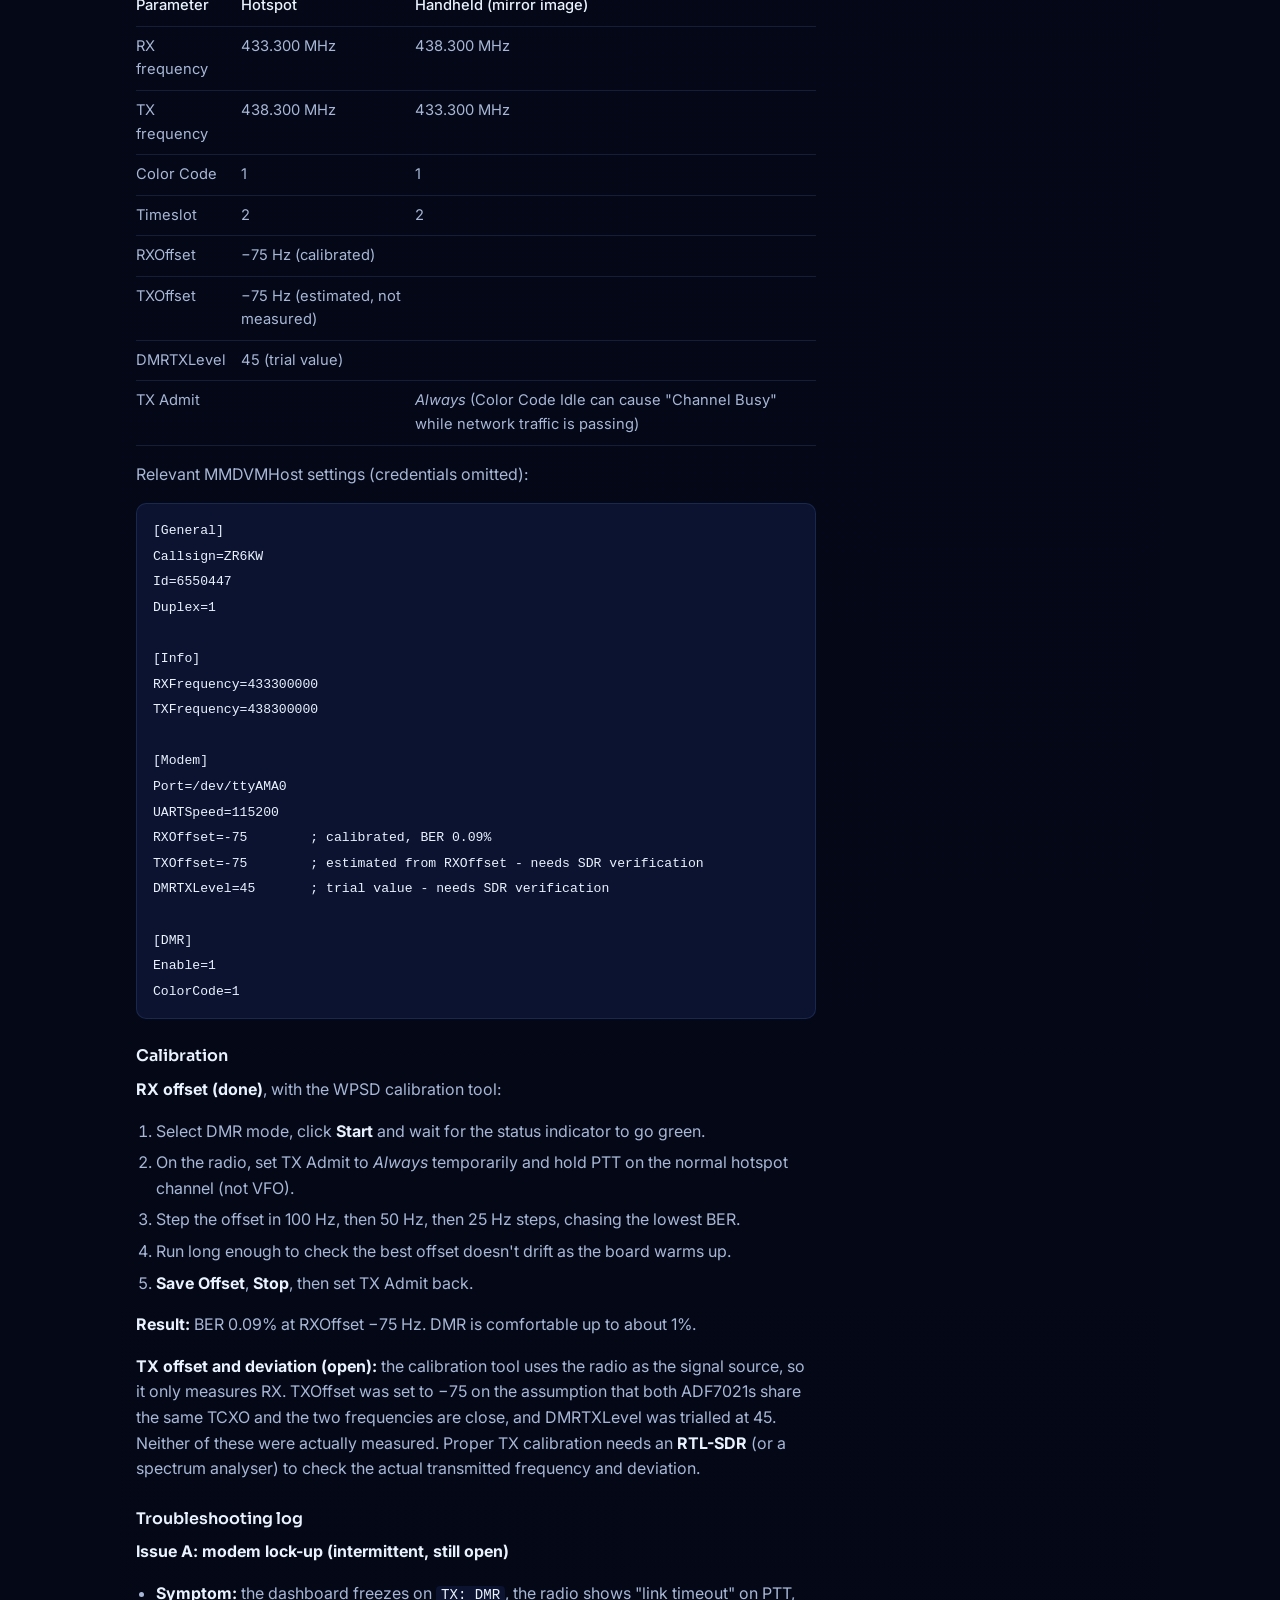
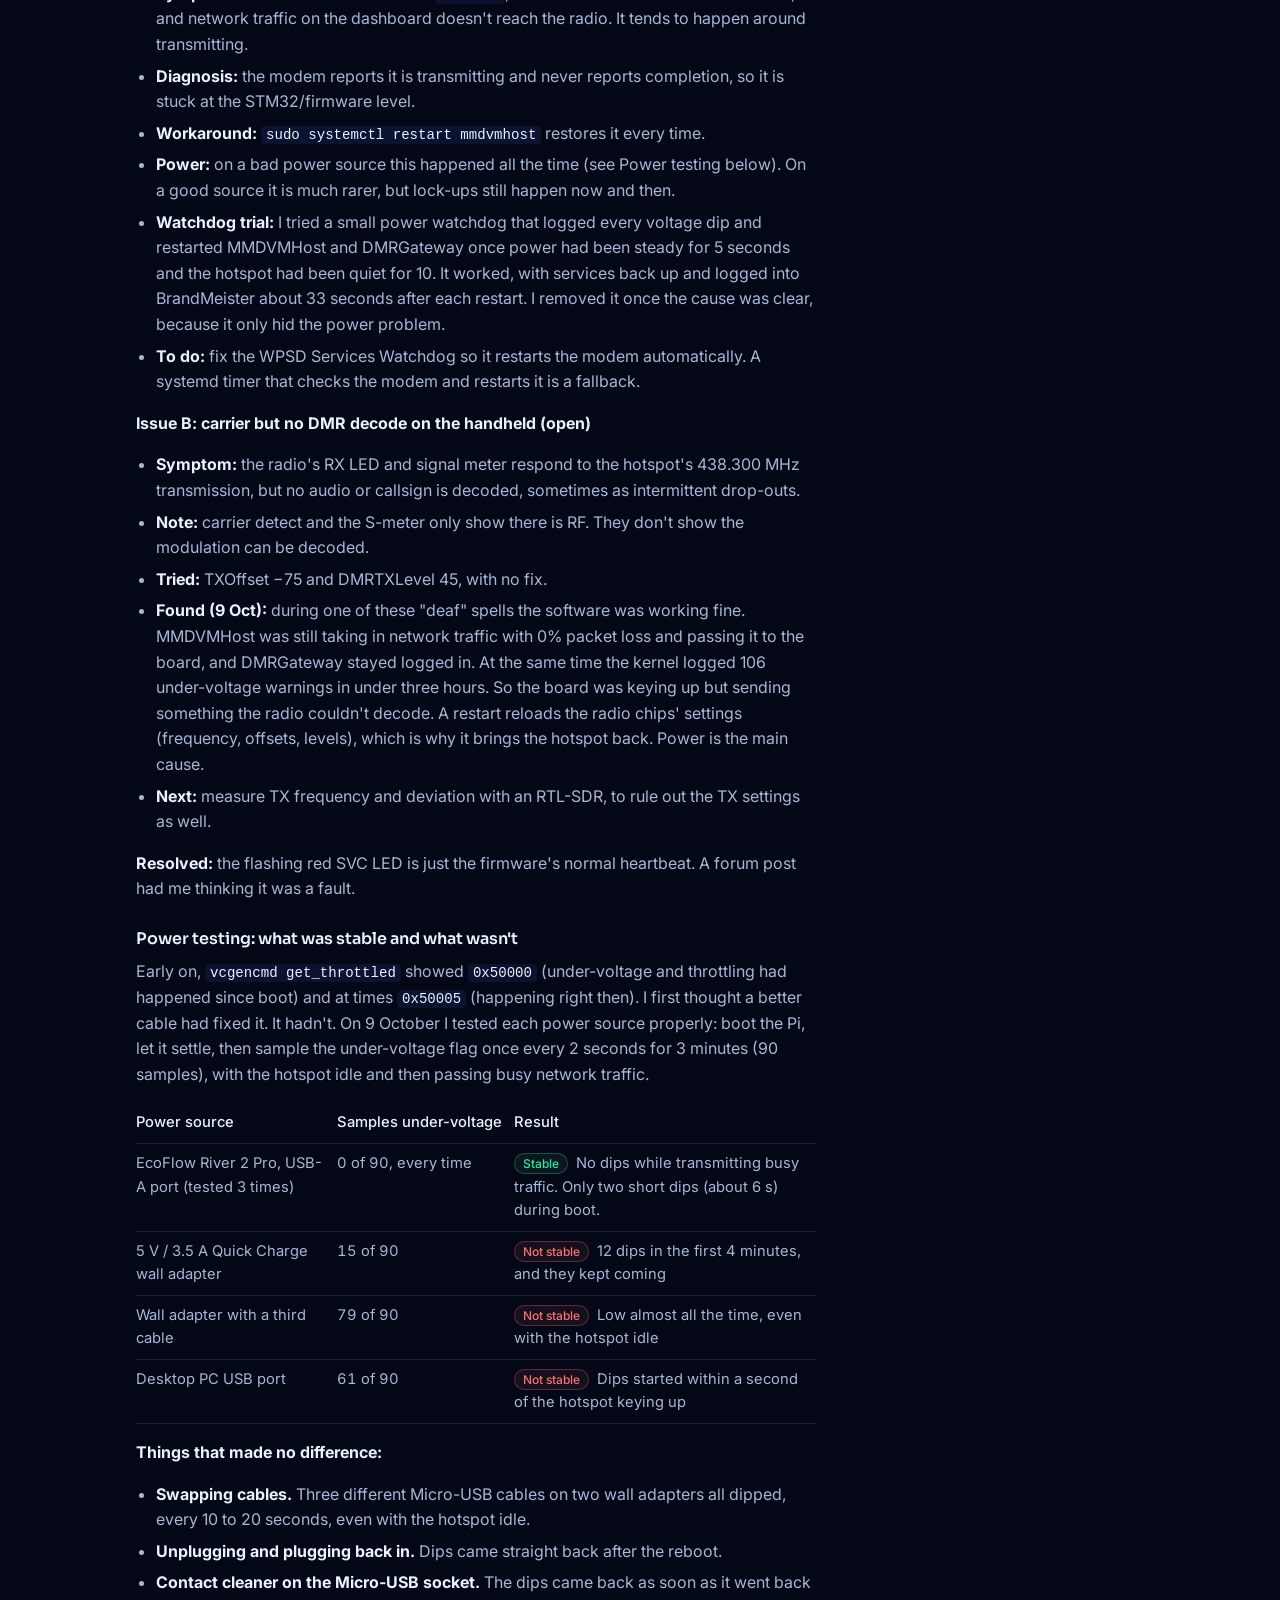
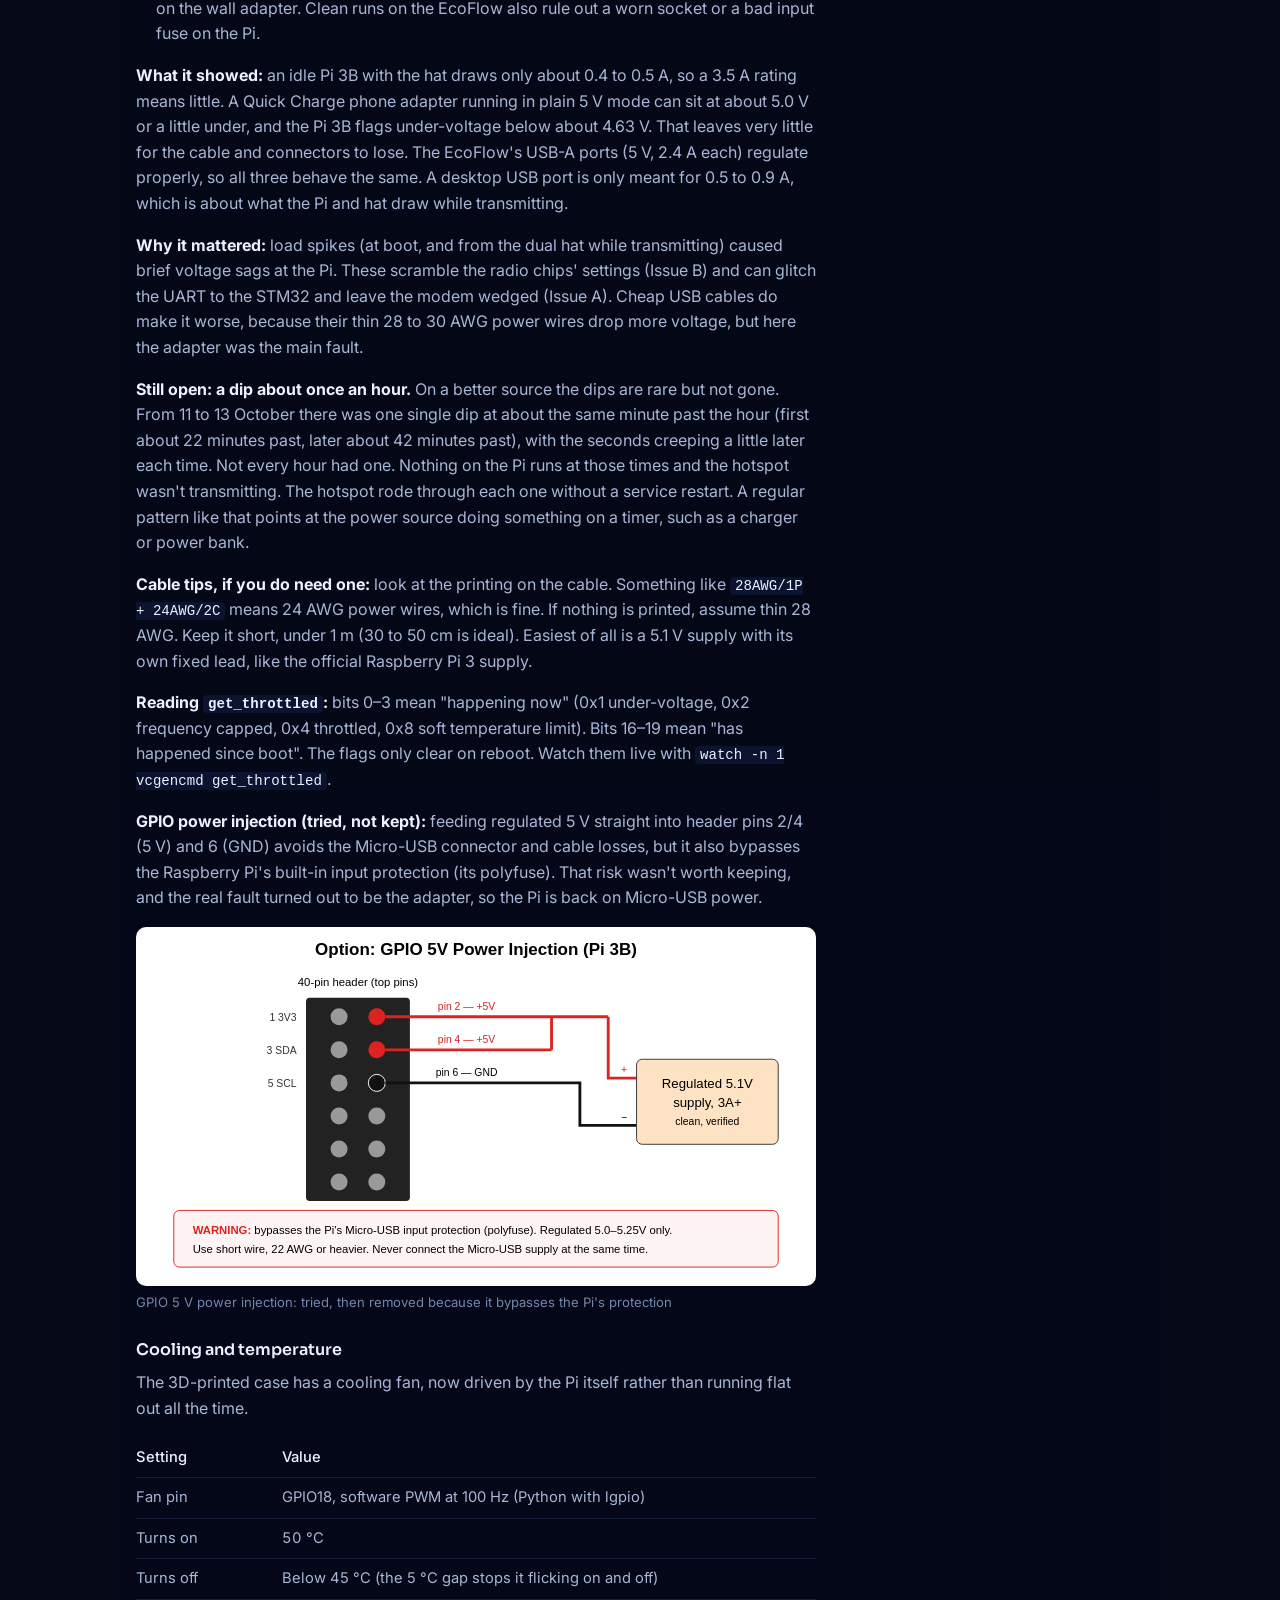
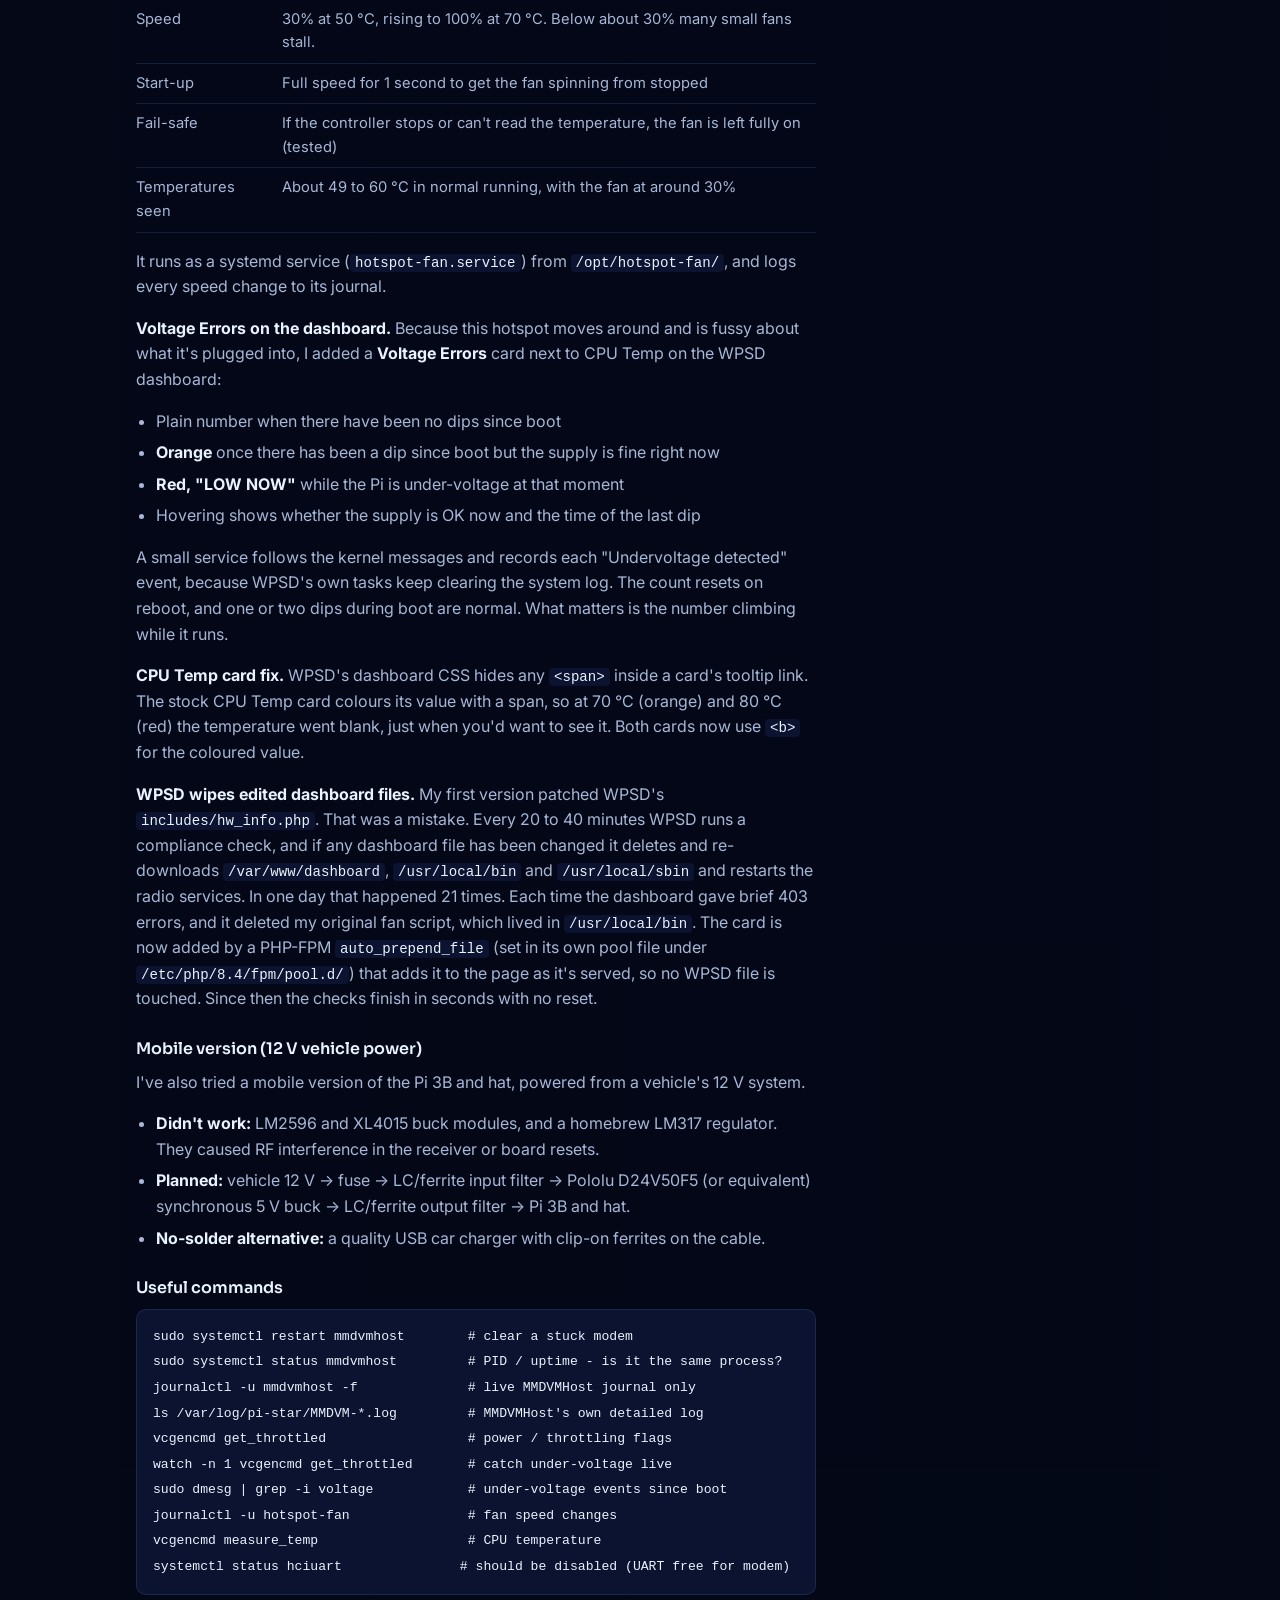
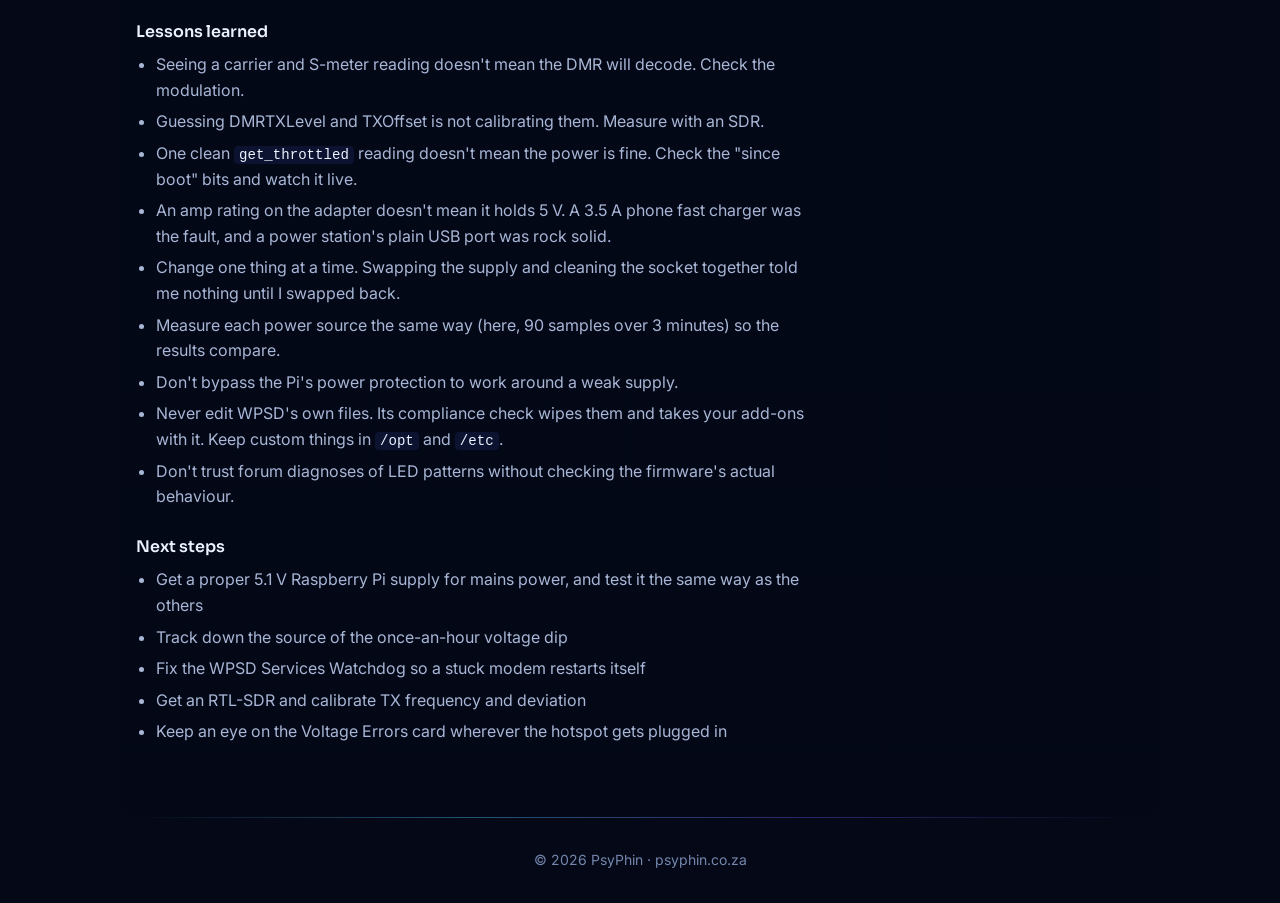
<file: dmr-hotspot/index.html>
<!DOCTYPE html>
<html lang="en">
<head>
  <meta charset="utf-8">
  <meta name="viewport" content="width=device-width, initial-scale=1">
  <title>Digital Radio Hotspot · PsyPhin</title>
  <meta name="description" content="A home-built box that lets a handheld digital radio talk to radio amateurs around the world over the internet, built on a Raspberry Pi.">
  <meta name="theme-color" content="#040817">

  <link rel="canonical" href="https://psyphin.co.za/dmr-hotspot/">
  <script type="application/ld+json">
  {
    "@context": "https://schema.org",
    "@type": "TechArticle",
    "headline": "Digital Radio Hotspot",
    "description": "A home-built box that lets a handheld digital radio talk to radio amateurs around the world over the internet, built on a Raspberry Pi.",
    "url": "https://psyphin.co.za/dmr-hotspot/",
    "image": "https://psyphin.co.za/dmr-hotspot/img/case-and-cooling-fan-1600.jpg",
    "inLanguage": "en-ZA",
    "datePublished": "2026-09-27",
    "dateModified": "2026-10-26",
    "author": {
      "@type": "Organization",
      "name": "PsyPhin",
      "url": "https://psyphin.co.za/"
    },
    "publisher": {
      "@type": "Organization",
      "name": "PsyPhin",
      "url": "https://psyphin.co.za/"
    }
  }
  </script>
  <meta property="og:type" content="website">
  <meta property="og:url" content="https://psyphin.co.za/dmr-hotspot/">
  <meta property="og:title" content="Digital Radio Hotspot · PsyPhin">
  <meta property="og:description" content="A home-built box that lets a handheld digital radio talk to radio amateurs around the world over the internet, built on a Raspberry Pi.">
  <meta property="og:image" content="https://psyphin.co.za/dmr-hotspot/img/case-and-cooling-fan-1600.jpg">
  <meta name="twitter:card" content="summary_large_image">

  <link rel="icon" href="../favicon.ico" sizes="48x48">
  <link rel="icon" href="../favicon-96x96.png" type="image/png" sizes="96x96">
  <link rel="icon" href="../favicon-192x192.png" type="image/png" sizes="192x192">
  <link rel="apple-touch-icon" href="../apple-touch-icon.png" sizes="180x180">

  <link rel="preconnect" href="https://fonts.googleapis.com">
  <link rel="preconnect" href="https://fonts.gstatic.com" crossorigin>
  <link rel="stylesheet" href="https://fonts.googleapis.com/css2?family=Sora:wght@500;600&family=Inter:wght@400;500&display=swap">
  <link rel="stylesheet" href="../css/style.css">
</head>
<body>
  <a class="skip-link" href="#main">Skip to content</a>

  <header class="site-header">
    <div class="site-header-inner">
      <!-- Brand mark: hidden at the top of the page, shown once you scroll (js/main.js adds body.scrolled) -->
      <a class="brand" href="../index.html" aria-label="PsyPhin home"><img src="../assets/img/brand-64.png" alt="" width="30" height="30"><span>PsyPhin</span></a>
      <nav class="nav" aria-label="Main">
        <a href="../index.html#tools">Tools</a>
        <a href="../index.html#projects">Projects</a>
        <a href="../contact.html">Contact</a>
      </nav>
    </div>
  </header>

  <main id="main">
    <section class="hero hero--compact">
      <a href="../index.html" aria-label="PsyPhin home">
        <picture>
          <source type="image/webp"
                  srcset="../assets/img/logo-480.webp 480w, ../assets/img/logo-800.webp 800w"
                  sizes="(max-width: 480px) 100vw, 440px">
          <img class="hero-logo"
               src="../assets/img/logo-480.jpg"
               srcset="../assets/img/logo-480.jpg 480w, ../assets/img/logo-800.jpg 800w"
               sizes="(max-width: 480px) 100vw, 440px"
               width="1200" height="655"
               alt="PsyPhin logo">
        </picture>
      </a>
    </section>

    <section class="section">
      <!-- Title and tags come from this project's line in ../projects.js (matched by url). -->
      <p class="back-link"><a class="button button--secondary button--plain" href="../index.html">&larr; Back to home</a></p>
      <div class="project-head" data-project="dmr-hotspot/"><h1>Digital Radio Hotspot</h1></div>

      <!-- Source write-up: E:\Claude_projects\DMR\README.md. Photos made with tools/optimize-photos.py.
           This page deliberately leaves out talkgroup configuration, location and passwords.
           Frequencies: 433.300 MHz (hotspot RX) and 438.300 MHz (hotspot TX) only. -->
      <div class="prose">
        <p class="lead">A small home-built box that lets my handheld digital radio talk to radio amateurs around the world, using the internet to cover the distance.</p>
        <p>On its own, a handheld radio reaches a few kilometres at best. A <strong>hotspot</strong> works like a tiny personal gateway. The handheld talks to it over a short radio link, and the hotspot carries the conversation over the internet to <strong>BrandMeister</strong>, a network that links thousands of digital radios worldwide. Mine is built from a Raspberry Pi (a credit-card-sized computer) with a radio board on top, in a 3D-printed case with a cooling fan. It runs under my amateur radio callsign, <strong>ZR6KW</strong>.</p>

        <h3>Where it's at</h3>
        <ul>
          <li><strong>Working day to day:</strong> it links my radio to the network and passes calls both ways.</li>
          <li><strong>Power problem found:</strong> the hotspot kept going "deaf" because the Pi wasn't getting enough voltage. Proper testing showed the culprit was the 3.5 A wall adapter, not the cable. Three different cables made no difference. A portable power station's USB port ran it with no dips at all, even while transmitting. A proper 5.1 V Raspberry Pi supply is the fix for mains power.</li>
          <li><strong>Fan and temperature control:</strong> the case fan is now speed-controlled by the Pi, based on its temperature. The dashboard also shows a count of voltage dips next to the CPU temperature, so I can see at a glance whether a power source is any good.</li>
          <li><strong>Still an occasional freeze:</strong> now and then the radio board locks up until its software is restarted. On a bad power source this happened all the time. The automatic watchdog that should do this by itself still needs fixing.</li>
          <li><strong>Fine-tuning left:</strong> the receive side is calibrated. To check the transmit side properly I need a cheap software-defined radio (SDR) to measure it.</li>
        </ul>

        <figure>
          <a href="img/dashboard-live-call-1600.jpg"><img class="shot" src="img/dashboard-live-call-800.jpg" alt="The hotspot's web dashboard showing an incoming DMR call from the Netherlands on timeslot 2, with the caller's callsign and name covered" width="800" height="277" loading="lazy"></a>
          <figcaption>The hotspot's dashboard during a call from the Netherlands (the caller's details are hidden)</figcaption>
        </figure>

        <h3>Photos</h3>
        <div class="gallery">
          <figure>
            <a href="img/case-and-cooling-fan-1600.jpg"><img src="img/case-and-cooling-fan-800.jpg" alt="The hotspot in its blue 3D-printed case, with two antennas, the small screen and the radio board visible" width="800" height="600" loading="lazy"></a>
            <figcaption>In the 3D-printed case</figcaption>
          </figure>
          <figure>
            <a href="img/case-printed-with-cooling-fan-1600.jpg"><img src="img/case-printed-with-cooling-fan-800.jpg" alt="The printed case from the side, showing the cooling fan opening" width="800" height="600" loading="lazy"></a>
            <figcaption>Case with cooling fan</figcaption>
          </figure>
          <figure>
            <a href="img/hat-next-to-pi-3b-1600.jpg"><img src="img/hat-next-to-pi-3b-800.jpg" alt="The radio board with antennas lying next to a Raspberry Pi 3B" width="800" height="600" loading="lazy"></a>
            <figcaption>Radio board next to the Raspberry Pi</figcaption>
          </figure>
          <figure>
            <a href="img/hat-on-pi3b-1600.jpg"><img src="img/hat-on-pi3b-800.jpg" alt="The radio board mounted on the Raspberry Pi 3B" width="800" height="600" loading="lazy"></a>
            <figcaption>Radio board mounted on the Pi</figcaption>
          </figure>
          <figure>
            <a href="img/mmdvm-hat-1600.jpg"><img src="img/mmdvm-hat-800.jpg" alt="The bare radio board with its antennas, connectors and header pins before assembly" width="800" height="600" loading="lazy"></a>
            <figcaption>The radio board before assembly</figcaption>
          </figure>
          <figure>
            <a href="img/issue-with-scrambling-of-the-screen-1600.jpg"><img src="img/issue-with-scrambling-of-the-screen-800.jpg" alt="Close-up of the small screen showing garbled text" width="600" height="800" loading="lazy"></a>
            <figcaption>A fault: the scrambled screen</figcaption>
          </figure>
        </div>

        <h3>Build your own: step by step</h3>
        <p>A rough outline of how I set mine up. The frequencies below are mine, so use ones allowed by your own licence and local band plan.</p>
        <ol>
          <li><strong>Get licensed and registered.</strong> You need an amateur radio licence and callsign (ICASA in South Africa), a DMR ID from <a href="https://radioid.net">radioid.net</a>, and a BrandMeister SelfCare account, where you set a hotspot password.</li>
          <li><strong>Gather the parts.</strong> A Raspberry Pi 3B, an MMDVM_HS_Dual_Hat (the dual version allows full duplex), a microSD card, a <strong>proper 5.1 V Raspberry Pi power supply</strong> (a phone fast charger is not good enough, see Power testing below) with a short, thick Micro-USB lead, and a DMR handheld (mine is a Baofeng DM-32UV). A case with a fan is optional.</li>
          <li><strong>Assemble.</strong> Fit the hat onto the Pi's GPIO header and screw on both antennas. Always have antennas attached before the board can transmit.</li>
          <li><strong>Install WPSD.</strong> Download the WPSD image from <a href="https://wpsd.radio">wpsd.radio</a> and write it to the microSD card with Raspberry Pi Imager or balenaEtcher. Set up Wi-Fi (or plug in a network cable) as WPSD's instructions describe, then boot the Pi.</li>
          <li><strong>Open the dashboard.</strong> From a browser on the same network, open the hotspot's address (WPSD's instructions give it) and go to the configuration page.</li>
          <li><strong>Configure the hotspot.</strong>
            <ul>
              <li>Callsign and DMR ID, and your timezone</li>
              <li>Modem: MMDVM_HS_Dual_Hat on the Pi's GPIO, in duplex mode</li>
              <li>Frequencies: RX 433.300 MHz, TX 438.300 MHz</li>
              <li>DMR mode on, Color Code 1</li>
              <li>Network: BrandMeister, the master for your country, and your hotspot password</li>
            </ul>
          </li>
          <li><strong>Secure it.</strong> Change the default passwords, turn on WPSD's firewall option, and keep the system updated.</li>
          <li><strong>Program the radio.</strong> Add a digital channel that mirrors the hotspot: receive 438.300 MHz, transmit 433.300 MHz, Color Code 1, Timeslot 2, TX Admit <em>Always</em>. Then add the talkgroups you want to use.</li>
          <li><strong>Calibrate receive.</strong> Use WPSD's calibration tool to find the RX offset with the lowest error rate (details under Technical details).</li>
          <li><strong>Test.</strong> Make a call to BrandMeister's echo ("Parrot") service and check you hear yourself back, then watch calls come in on the dashboard.</li>
          <li><strong>Make it reliable.</strong> Check the Pi isn't short of power (<code>vcgencmd get_throttled</code> should show <code>0x0</code>) and turn on the WPSD Services Watchdog so a stuck modem restarts itself.</li>
          <li><strong>Add fan control (optional).</strong> If your case has a fan, run it from a GPIO pin with temperature-based speed control (details under Cooling and temperature). Keep any add-ons in <code>/opt</code>, never in WPSD's own folders.</li>
        </ol>

        <h3>Technical details</h3>

        <h4>Hardware</h4>
        <div class="table-wrap">
          <table>
            <thead><tr><th>Component</th><th>Detail</th></tr></thead>
            <tbody>
              <tr><td>Single-board computer</td><td>Raspberry Pi 3B</td></tr>
              <tr><td>Modem</td><td>MMDVM_HS_Dual_Hat: dual ADF7021 (one RX, one TX) for true duplex</td></tr>
              <tr><td>Modem firmware</td><td>v1.6.1</td></tr>
              <tr><td>Reference oscillator</td><td>14.7456 MHz TCXO</td></tr>
              <tr><td>Pi to modem link</td><td>GPIO UART, <code>/dev/ttyAMA0</code> at 115200 baud</td></tr>
              <tr><td>Handheld radio</td><td>Baofeng DM-32UV</td></tr>
              <tr><td>Power</td><td>Micro-USB. Stable from an EcoFlow River 2 Pro USB-A port. Not stable from a 5 V / 3.5 A Quick Charge wall adapter (see Power testing)</td></tr>
              <tr><td>Cooling</td><td>Case fan on GPIO18, PWM speed control from CPU temperature</td></tr>
              <tr><td>Network</td><td>BrandMeister, master <code>BM_6551_South_Africa</code></td></tr>
            </tbody>
          </table>
        </div>

        <figure>
          <a href="img/block-diagram.svg"><img class="diagram" src="img/block-diagram.svg" alt="Block diagram: a 5 V supply powers the Raspberry Pi 3B running WPSD, which talks to the MMDVM dual hat over UART and to BrandMeister over the internet. The hat's RX chip hears the handheld on 433.300 MHz and its TX chip transmits to it on 438.300 MHz." width="900" height="420" loading="lazy"></a>
          <figcaption>System block diagram (click to enlarge)</figcaption>
        </figure>

        <h4>Software</h4>
        <ul>
          <li><strong>WPSD</strong>, current Debian Trixie-based image (fresh reinstall)</li>
          <li>Set up during the reinstall: modem type, timezone <code>Africa/Johannesburg</code>, BrandMeister network, firewall and password hardening, persistent journald logging</li>
          <li>Pi 3B UART: Bluetooth must not hold the hardware UART. Check <code>dtoverlay=disable-bt</code> (or <code>pi3-disable-bt</code>) in <code>/boot/firmware/config.txt</code> and that <code>hciuart</code> is disabled. WPSD sets this by default, but it's worth confirming after updates.</li>
          <li>PHP workers raised from 5 to 10 (<code>pm.max_children</code> in <code>/etc/php/8.4/fpm/pool.d/www.conf</code>). The dashboard refreshes a lot in the background and kept hitting the limit. Page loads dropped from about 3 s to under 2 s.</li>
        </ul>

        <h4>RF configuration</h4>
        <div class="table-wrap">
          <table>
            <thead><tr><th>Parameter</th><th>Hotspot</th><th>Handheld (mirror image)</th></tr></thead>
            <tbody>
              <tr><td>RX frequency</td><td>433.300 MHz</td><td>438.300 MHz</td></tr>
              <tr><td>TX frequency</td><td>438.300 MHz</td><td>433.300 MHz</td></tr>
              <tr><td>Color Code</td><td>1</td><td>1</td></tr>
              <tr><td>Timeslot</td><td>2</td><td>2</td></tr>
              <tr><td>RXOffset</td><td>−75 Hz (calibrated)</td><td></td></tr>
              <tr><td>TXOffset</td><td>−75 Hz (estimated, not measured)</td><td></td></tr>
              <tr><td>DMRTXLevel</td><td>45 (trial value)</td><td></td></tr>
              <tr><td>TX Admit</td><td></td><td><em>Always</em> (Color Code Idle can cause "Channel Busy" while network traffic is passing)</td></tr>
            </tbody>
          </table>
        </div>

        <p>Relevant MMDVMHost settings (credentials omitted):</p>
<pre><code>[General]
Callsign=ZR6KW
Id=6550447
Duplex=1

[Info]
RXFrequency=433300000
TXFrequency=438300000

[Modem]
Port=/dev/ttyAMA0
UARTSpeed=115200
RXOffset=-75        ; calibrated, BER 0.09%
TXOffset=-75        ; estimated from RXOffset - needs SDR verification
DMRTXLevel=45       ; trial value - needs SDR verification

[DMR]
Enable=1
ColorCode=1</code></pre>

        <h4>Calibration</h4>
        <p><strong>RX offset (done)</strong>, with the WPSD calibration tool:</p>
        <ol>
          <li>Select DMR mode, click <strong>Start</strong> and wait for the status indicator to go green.</li>
          <li>On the radio, set TX Admit to <em>Always</em> temporarily and hold PTT on the normal hotspot channel (not VFO).</li>
          <li>Step the offset in 100 Hz, then 50 Hz, then 25 Hz steps, chasing the lowest BER.</li>
          <li>Run long enough to check the best offset doesn't drift as the board warms up.</li>
          <li><strong>Save Offset</strong>, <strong>Stop</strong>, then set TX Admit back.</li>
        </ol>
        <p><strong>Result:</strong> BER 0.09% at RXOffset −75 Hz. DMR is comfortable up to about 1%.</p>
        <p><strong>TX offset and deviation (open):</strong> the calibration tool uses the radio as the signal source, so it only measures RX. TXOffset was set to −75 on the assumption that both ADF7021s share the same TCXO and the two frequencies are close, and DMRTXLevel was trialled at 45. Neither of these were actually measured. Proper TX calibration needs an <strong>RTL-SDR</strong> (or a spectrum analyser) to check the actual transmitted frequency and deviation.</p>

        <h4>Troubleshooting log</h4>
        <p><strong>Issue A: modem lock-up (intermittent, still open)</strong></p>
        <ul>
          <li><strong>Symptom:</strong> the dashboard freezes on <code>TX: DMR</code>, the radio shows "link timeout" on PTT, and network traffic on the dashboard doesn't reach the radio. It tends to happen around transmitting.</li>
          <li><strong>Diagnosis:</strong> the modem reports it is transmitting and never reports completion, so it is stuck at the STM32/firmware level.</li>
          <li><strong>Workaround:</strong> <code>sudo systemctl restart mmdvmhost</code> restores it every time.</li>
          <li><strong>Power:</strong> on a bad power source this happened all the time (see Power testing below). On a good source it is much rarer, but lock-ups still happen now and then.</li>
          <li><strong>Watchdog trial:</strong> I tried a small power watchdog that logged every voltage dip and restarted MMDVMHost and DMRGateway once power had been steady for 5 seconds and the hotspot had been quiet for 10. It worked, with services back up and logged into BrandMeister about 33 seconds after each restart. I removed it once the cause was clear, because it only hid the power problem.</li>
          <li><strong>To do:</strong> fix the WPSD Services Watchdog so it restarts the modem automatically. A systemd timer that checks the modem and restarts it is a fallback.</li>
        </ul>
        <p><strong>Issue B: carrier but no DMR decode on the handheld (open)</strong></p>
        <ul>
          <li><strong>Symptom:</strong> the radio's RX LED and signal meter respond to the hotspot's 438.300 MHz transmission, but no audio or callsign is decoded, sometimes as intermittent drop-outs.</li>
          <li><strong>Note:</strong> carrier detect and the S-meter only show there is RF. They don't show the modulation can be decoded.</li>
          <li><strong>Tried:</strong> TXOffset −75 and DMRTXLevel 45, with no fix.</li>
          <li><strong>Found (9 Oct):</strong> during one of these "deaf" spells the software was working fine. MMDVMHost was still taking in network traffic with 0% packet loss and passing it to the board, and DMRGateway stayed logged in. At the same time the kernel logged 106 under-voltage warnings in under three hours. So the board was keying up but sending something the radio couldn't decode. A restart reloads the radio chips' settings (frequency, offsets, levels), which is why it brings the hotspot back. Power is the main cause.</li>
          <li><strong>Next:</strong> measure TX frequency and deviation with an RTL-SDR, to rule out the TX settings as well.</li>
        </ul>
        <p><strong>Resolved:</strong> the flashing red SVC LED is just the firmware's normal heartbeat. A forum post had me thinking it was a fault.</p>

        <h4>Power testing: what was stable and what wasn't</h4>
        <p>Early on, <code>vcgencmd get_throttled</code> showed <code>0x50000</code> (under-voltage and throttling had happened since boot) and at times <code>0x50005</code> (happening right then). I first thought a better cable had fixed it. It hadn't. On 9 October I tested each power source properly: boot the Pi, let it settle, then sample the under-voltage flag once every 2 seconds for 3 minutes (90 samples), with the hotspot idle and then passing busy network traffic.</p>
        <div class="table-wrap">
          <table>
            <thead><tr><th>Power source</th><th>Samples under-voltage</th><th>Result</th></tr></thead>
            <tbody>
              <tr><td>EcoFlow River 2 Pro, USB-A port (tested 3 times)</td><td class="v">0 of 90, every time</td><td><span class="result result--ok">Stable</span> No dips while transmitting busy traffic. Only two short dips (about 6 s) during boot.</td></tr>
              <tr><td>5 V / 3.5 A Quick Charge wall adapter</td><td class="v">15 of 90</td><td><span class="result result--bad">Not stable</span> 12 dips in the first 4 minutes, and they kept coming</td></tr>
              <tr><td>Wall adapter with a third cable</td><td class="v">79 of 90</td><td><span class="result result--bad">Not stable</span> Low almost all the time, even with the hotspot idle</td></tr>
              <tr><td>Desktop PC USB port</td><td class="v">61 of 90</td><td><span class="result result--bad">Not stable</span> Dips started within a second of the hotspot keying up</td></tr>
            </tbody>
          </table>
        </div>
        <p><strong>Things that made no difference:</strong></p>
        <ul>
          <li><strong>Swapping cables.</strong> Three different Micro-USB cables on two wall adapters all dipped, every 10 to 20 seconds, even with the hotspot idle.</li>
          <li><strong>Unplugging and plugging back in.</strong> Dips came straight back after the reboot.</li>
          <li><strong>Contact cleaner on the Micro-USB socket.</strong> The dips came back as soon as it went back on the wall adapter. Clean runs on the EcoFlow also rule out a worn socket or a bad input fuse on the Pi.</li>
        </ul>
        <p><strong>What it showed:</strong> an idle Pi 3B with the hat draws only about 0.4 to 0.5 A, so a 3.5 A rating means little. A Quick Charge phone adapter running in plain 5 V mode can sit at about 5.0 V or a little under, and the Pi 3B flags under-voltage below about 4.63 V. That leaves very little for the cable and connectors to lose. The EcoFlow's USB-A ports (5 V, 2.4 A each) regulate properly, so all three behave the same. A desktop USB port is only meant for 0.5 to 0.9 A, which is about what the Pi and hat draw while transmitting.</p>
        <p><strong>Why it mattered:</strong> load spikes (at boot, and from the dual hat while transmitting) caused brief voltage sags at the Pi. These scramble the radio chips' settings (Issue B) and can glitch the UART to the STM32 and leave the modem wedged (Issue A). Cheap USB cables do make it worse, because their thin 28 to 30 AWG power wires drop more voltage, but here the adapter was the main fault.</p>
        <p><strong>Still open: a dip about once an hour.</strong> On a better source the dips are rare but not gone. From 11 to 13 October there was one single dip at about the same minute past the hour (first about 22 minutes past, later about 42 minutes past), with the seconds creeping a little later each time. Not every hour had one. Nothing on the Pi runs at those times and the hotspot wasn't transmitting. The hotspot rode through each one without a service restart. A regular pattern like that points at the power source doing something on a timer, such as a charger or power bank.</p>
        <p><strong>Cable tips, if you do need one:</strong> look at the printing on the cable. Something like <code>28AWG/1P + 24AWG/2C</code> means 24 AWG power wires, which is fine. If nothing is printed, assume thin 28 AWG. Keep it short, under 1 m (30 to 50 cm is ideal). Easiest of all is a 5.1 V supply with its own fixed lead, like the official Raspberry Pi 3 supply.</p>
        <p><strong>Reading <code>get_throttled</code>:</strong> bits 0–3 mean "happening now" (0x1 under-voltage, 0x2 frequency capped, 0x4 throttled, 0x8 soft temperature limit). Bits 16–19 mean "has happened since boot". The flags only clear on reboot. Watch them live with <code>watch -n 1 vcgencmd get_throttled</code>.</p>
        <p><strong>GPIO power injection (tried, not kept):</strong> feeding regulated 5 V straight into header pins 2/4 (5 V) and 6 (GND) avoids the Micro-USB connector and cable losses, but it also bypasses the Raspberry Pi's built-in input protection (its polyfuse). That risk wasn't worth keeping, and the real fault turned out to be the adapter, so the Pi is back on Micro-USB power.</p>
        <figure>
          <a href="img/gpio-power-injection.svg"><img class="diagram" src="img/gpio-power-injection.svg" alt="Wiring for GPIO power injection, which was tried and then removed: a regulated 5.1 V, 3 A supply's positive lead to header pins 2 and 4, negative lead to pin 6. It bypasses the Micro-USB input protection." width="720" height="380" loading="lazy"></a>
          <figcaption>GPIO 5 V power injection: tried, then removed because it bypasses the Pi's protection</figcaption>
        </figure>

        <h4>Cooling and temperature</h4>
        <p>The 3D-printed case has a cooling fan, now driven by the Pi itself rather than running flat out all the time.</p>
        <div class="table-wrap">
          <table>
            <thead><tr><th>Setting</th><th>Value</th></tr></thead>
            <tbody>
              <tr><td>Fan pin</td><td>GPIO18, software PWM at 100 Hz (Python with lgpio)</td></tr>
              <tr><td>Turns on</td><td class="v">50 °C</td></tr>
              <tr><td>Turns off</td><td>Below 45 °C (the 5 °C gap stops it flicking on and off)</td></tr>
              <tr><td>Speed</td><td>30% at 50 °C, rising to 100% at 70 °C. Below about 30% many small fans stall.</td></tr>
              <tr><td>Start-up</td><td>Full speed for 1 second to get the fan spinning from stopped</td></tr>
              <tr><td>Fail-safe</td><td>If the controller stops or can't read the temperature, the fan is left fully on (tested)</td></tr>
              <tr><td>Temperatures seen</td><td>About 49 to 60 °C in normal running, with the fan at around 30%</td></tr>
            </tbody>
          </table>
        </div>
        <p>It runs as a systemd service (<code>hotspot-fan.service</code>) from <code>/opt/hotspot-fan/</code>, and logs every speed change to its journal.</p>
        <p><strong>Voltage Errors on the dashboard.</strong> Because this hotspot moves around and is fussy about what it's plugged into, I added a <strong>Voltage Errors</strong> card next to CPU Temp on the WPSD dashboard:</p>
        <ul>
          <li>Plain number when there have been no dips since boot</li>
          <li><strong>Orange</strong> once there has been a dip since boot but the supply is fine right now</li>
          <li><strong>Red, "LOW NOW"</strong> while the Pi is under-voltage at that moment</li>
          <li>Hovering shows whether the supply is OK now and the time of the last dip</li>
        </ul>
        <p>A small service follows the kernel messages and records each "Undervoltage detected" event, because WPSD's own tasks keep clearing the system log. The count resets on reboot, and one or two dips during boot are normal. What matters is the number climbing while it runs.</p>
        <p><strong>CPU Temp card fix.</strong> WPSD's dashboard CSS hides any <code>&lt;span&gt;</code> inside a card's tooltip link. The stock CPU Temp card colours its value with a span, so at 70 °C (orange) and 80 °C (red) the temperature went blank, just when you'd want to see it. Both cards now use <code>&lt;b&gt;</code> for the coloured value.</p>
        <p><strong>WPSD wipes edited dashboard files.</strong> My first version patched WPSD's <code>includes/hw_info.php</code>. That was a mistake. Every 20 to 40 minutes WPSD runs a compliance check, and if any dashboard file has been changed it deletes and re-downloads <code>/var/www/dashboard</code>, <code>/usr/local/bin</code> and <code>/usr/local/sbin</code> and restarts the radio services. In one day that happened 21 times. Each time the dashboard gave brief 403 errors, and it deleted my original fan script, which lived in <code>/usr/local/bin</code>. The card is now added by a PHP-FPM <code>auto_prepend_file</code> (set in its own pool file under <code>/etc/php/8.4/fpm/pool.d/</code>) that adds it to the page as it's served, so no WPSD file is touched. Since then the checks finish in seconds with no reset.</p>

        <h4>Mobile version (12 V vehicle power)</h4>
        <p>I've also tried a mobile version of the Pi 3B and hat, powered from a vehicle's 12 V system.</p>
        <ul>
          <li><strong>Didn't work:</strong> LM2596 and XL4015 buck modules, and a homebrew LM317 regulator. They caused RF interference in the receiver or board resets.</li>
          <li><strong>Planned:</strong> vehicle 12 V → fuse → LC/ferrite input filter → Pololu D24V50F5 (or equivalent) synchronous 5 V buck → LC/ferrite output filter → Pi 3B and hat.</li>
          <li><strong>No-solder alternative:</strong> a quality USB car charger with clip-on ferrites on the cable.</li>
        </ul>

        <h4>Useful commands</h4>
<pre><code>sudo systemctl restart mmdvmhost        # clear a stuck modem
sudo systemctl status mmdvmhost         # PID / uptime - is it the same process?
journalctl -u mmdvmhost -f              # live MMDVMHost journal only
ls /var/log/pi-star/MMDVM-*.log         # MMDVMHost's own detailed log
vcgencmd get_throttled                  # power / throttling flags
watch -n 1 vcgencmd get_throttled       # catch under-voltage live
sudo dmesg | grep -i voltage            # under-voltage events since boot
journalctl -u hotspot-fan               # fan speed changes
vcgencmd measure_temp                   # CPU temperature
systemctl status hciuart               # should be disabled (UART free for modem)</code></pre>

        <h4>Lessons learned</h4>
        <ul>
          <li>Seeing a carrier and S-meter reading doesn't mean the DMR will decode. Check the modulation.</li>
          <li>Guessing DMRTXLevel and TXOffset is not calibrating them. Measure with an SDR.</li>
          <li>One clean <code>get_throttled</code> reading doesn't mean the power is fine. Check the "since boot" bits and watch it live.</li>
          <li>An amp rating on the adapter doesn't mean it holds 5 V. A 3.5 A phone fast charger was the fault, and a power station's plain USB port was rock solid.</li>
          <li>Change one thing at a time. Swapping the supply and cleaning the socket together told me nothing until I swapped back.</li>
          <li>Measure each power source the same way (here, 90 samples over 3 minutes) so the results compare.</li>
          <li>Don't bypass the Pi's power protection to work around a weak supply.</li>
          <li>Never edit WPSD's own files. Its compliance check wipes them and takes your add-ons with it. Keep custom things in <code>/opt</code> and <code>/etc</code>.</li>
          <li>Don't trust forum diagnoses of LED patterns without checking the firmware's actual behaviour.</li>
        </ul>

        <h4>Next steps</h4>
        <ul>
          <li>Get a proper 5.1 V Raspberry Pi supply for mains power, and test it the same way as the others</li>
          <li>Track down the source of the once-an-hour voltage dip</li>
          <li>Fix the WPSD Services Watchdog so a stuck modem restarts itself</li>
          <li>Get an RTL-SDR and calibrate TX frequency and deviation</li>
          <li>Keep an eye on the Voltage Errors card wherever the hotspot gets plugged in</li>
        </ul>
      </div>
    </section>
  </main>

  <footer class="site-footer">
    <p>&copy; <span id="year">2026</span> PsyPhin &middot; psyphin.co.za</p>
  </footer>

  <script src="../projects.js"></script>
  <script src="../js/circuit.js"></script>
  <script src="../js/main.js"></script>
  <!-- GoatCounter: cookie-free visitor stats at https://psyphin.goatcounter.com/ -->
  <script data-goatcounter="https://psyphin.goatcounter.com/count" async src="//gc.zgo.at/count.js"></script>
</body>
</html>
</file>
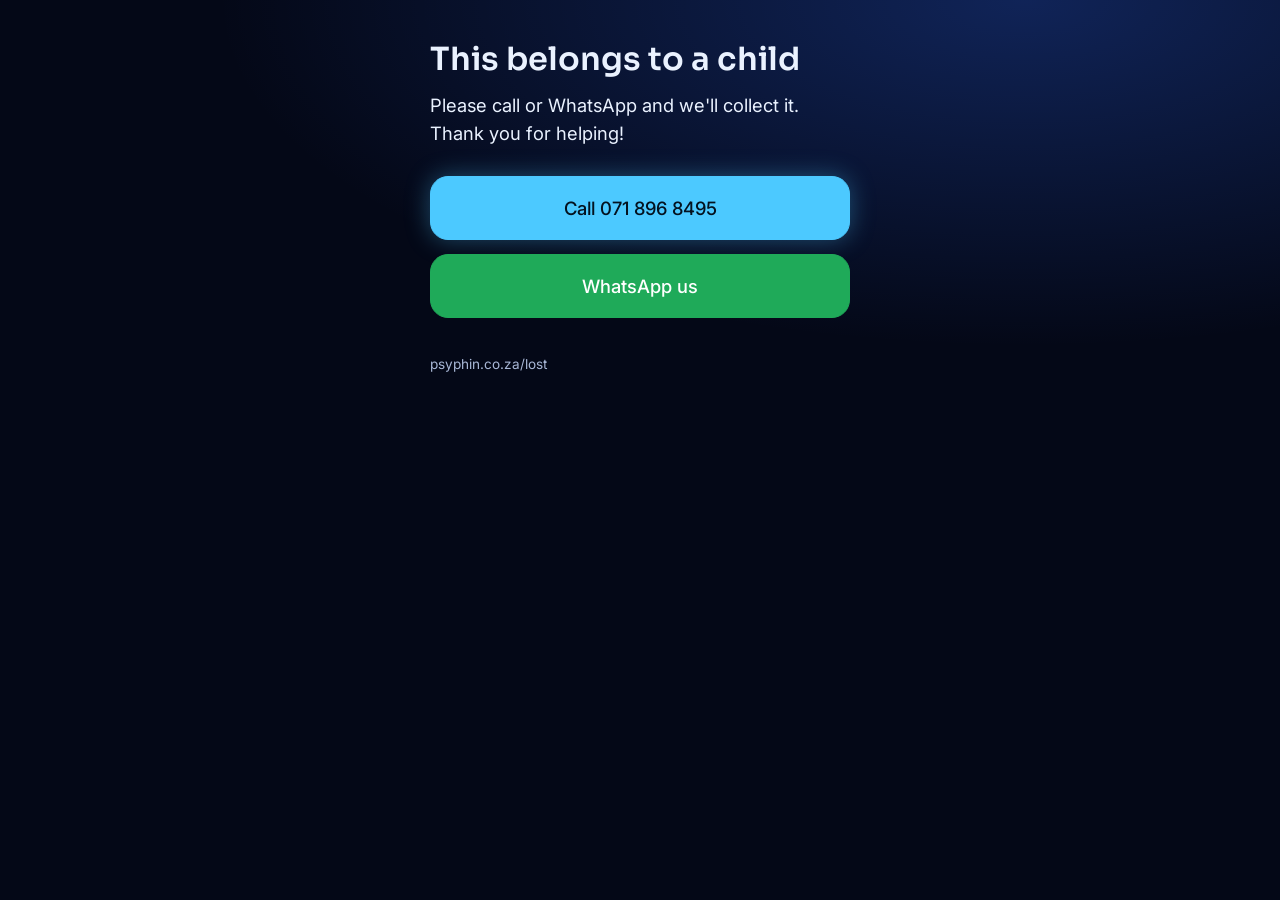
<file: lost/index.html>
<!DOCTYPE html>
<html lang="en">
<head>
  <meta charset="utf-8">
  <meta name="viewport" content="width=device-width, initial-scale=1">
  <title>Found something? · PsyPhin</title>
  <meta name="robots" content="noindex">
  <meta name="theme-color" content="#040817">

  <link rel="icon" href="/favicon-96x96.png" type="image/png" sizes="96x96">
  <link rel="apple-touch-icon" href="/apple-touch-icon.png" sizes="180x180">
  <link rel="preconnect" href="https://fonts.googleapis.com">
  <link rel="preconnect" href="https://fonts.gstatic.com" crossorigin>
  <link rel="stylesheet" href="https://fonts.googleapis.com/css2?family=Sora:wght@500;600&family=Inter:wght@400;500&display=swap">
  <link rel="stylesheet" href="/css/style.css">

  <style>
    /* Keep this page light: drop the shared stylesheet's fixed circuit/glow layers. */
    body::before, body::after { display: none; }
    body {
      min-height: 100vh;
      min-height: 100dvh;
      background: radial-gradient(90% 55% at 80% 0%, rgba(47, 107, 255, 0.28), transparent 70%), var(--bg);
    }

    .lost {
      max-width: 460px;
      margin: 0 auto;
      padding: 40px 20px 32px;
    }
    .lost-tag {
      margin: 0 0 6px;
      font-size: 0.85rem;
      letter-spacing: 0.04em;
      color: var(--text-muted);
    }
    .lost h1 {
      margin: 0 0 14px;
      font-family: var(--font-display);
      font-weight: 600;
      font-size: 2rem;
      line-height: 1.2;
    }
    .lost-msg {
      margin: 0 0 28px;
      font-size: 1.15rem;
      line-height: 1.5;
      color: var(--text);
    }

    .lost-actions { display: grid; gap: 14px; }
    .lost-btn {
      display: flex;
      align-items: center;
      justify-content: center;
      gap: 10px;
      width: 100%;
      min-height: 64px;
      padding: 14px 20px;
      border: 1px solid var(--border);
      border-radius: var(--radius);
      font: 500 1.15rem/1.2 var(--font-body);
      text-decoration: none;
      color: var(--text);
      background: var(--surface-2);
      cursor: pointer;
      -webkit-tap-highlight-color: transparent;
    }
    .lost-btn:active { transform: scale(0.985); }
    .lost-btn--call { background: var(--accent); border-color: var(--accent); color: #04121f; box-shadow: 0 0 24px var(--accent-glow); }
    .lost-btn--wa { background: #1faa59; border-color: #1faa59; color: #fff; }

    .lost-thanks {
      margin: 22px 0 0;
      padding: 16px 18px;
      border: 1px solid rgba(46, 230, 166, 0.4);
      border-radius: var(--radius);
      background: rgba(46, 230, 166, 0.08);
      font-size: 1.05rem;
    }
    .lost-thanks[hidden] { display: none; }
    .lost-thanks strong { color: var(--green); }

    .lost-foot {
      margin: 36px 0 0;
      font-size: 0.85rem;
      color: var(--text-muted);
    }
  </style>
</head>
<body>
  <main class="lost">
    <p class="lost-tag" id="label-id" hidden></p>
    <h1>This belongs to a child</h1>
    <p class="lost-msg">Please call or WhatsApp and we'll collect it. Thank you for helping!</p>

    <div class="lost-actions">
      <a class="lost-btn lost-btn--call" id="call" href="tel:+27718968495">Call 071 896 8495</a>
      <a class="lost-btn lost-btn--wa" id="wa" href="https://wa.me/27718968495?text=Hi%2C%20I%20found%20an%20item" rel="noopener">WhatsApp us</a>
    </div>

    <p class="lost-thanks" id="thanks" role="status" aria-live="polite" hidden>
      <strong>Thank you!</strong> We've been notified and will be in touch. If you can't get through, please try the other button.
    </p>

    <p class="lost-foot">psyphin.co.za/lost</p>
  </main>

  <script>
    // ============================================================
    //  >>> HOME ASSISTANT WEBHOOK URL — set this once (see HA setup) <<<
    //  Format: https://psyphin.duckdns.org:8123/api/webhook/<webhook_id>
    //  Must be https (this page is https; browsers block http beacons).
    //  Leave empty or put "REPLACE_ME" in it to switch event sending off.
    // ============================================================
    const WEBHOOK_URL = "https://psyphin.duckdns.org:8123/api/webhook/lost-aPJN7Is1Hjnwt4sYSqOqGOpBlmSdkfdZJpEwCLLXchI";

    (function () {
      "use strict";
      var PHONE_INTL = "27718968495";
      var ID_RE = /^[A-Za-z0-9-]{1,8}$/;

      // Item ID from ?i=; anything missing or malformed becomes "unknown".
      var raw = "";
      try { raw = (new URLSearchParams(location.search).get("i") || "").trim(); } catch (e) {}
      var known = ID_RE.test(raw);
      var id = known ? raw : "unknown";

      // Fire-and-forget. Never throws, never blocks, never affects the page.
      function send(event) {
        try {
          if (!/^https:\/\//.test(WEBHOOK_URL) || WEBHOOK_URL.indexOf("REPLACE_ME") !== -1) return;
          var body = new URLSearchParams({ i: id, e: event });
          if (navigator.sendBeacon && navigator.sendBeacon(WEBHOOK_URL, body)) return;
          fetch(WEBHOOK_URL, { method: "POST", mode: "no-cors", keepalive: true, body: body }).catch(function () {});
        } catch (e) {}
      }

      // Once per item per browser session, so reloads don't spam.
      function once(key, fn) {
        try {
          if (sessionStorage.getItem(key)) return false;
          sessionStorage.setItem(key, "1");
        } catch (e) { /* storage blocked: still send once for this load */ }
        fn();
        return true;
      }
      function seen(key) {
        try { return !!sessionStorage.getItem(key); } catch (e) { return false; }
      }

      // Show the ID and personalise the WhatsApp message.
      try {
        if (known) {
          var tag = document.getElementById("label-id");
          tag.textContent = "Label " + id;
          tag.hidden = false;
        }
        var msg = known ? "Hi, I found an item (ID " + id + ")" : "Hi, I found an item";
        document.getElementById("wa").href = "https://wa.me/" + PHONE_INTL + "?text=" + encodeURIComponent(msg);
      } catch (e) {}

      // Tapping Call or WhatsApp also notifies us (once per item per session) and
      // shows a thank-you. The links are plain <a> tags, so they work even if this
      // never runs. sendBeacon survives the navigation to WhatsApp / the dialler.
      var thanks = document.getElementById("thanks");
      function showThanks() { thanks.hidden = false; }
      var EVENTS = [["call", "call"], ["wa", "whatsapp"]];
      EVENTS.forEach(function (pair) {
        if (seen(pair[1] + ":" + id)) showThanks();   // e.g. coming back from WhatsApp / reload
        document.getElementById(pair[0]).addEventListener("click", function () {
          once(pair[1] + ":" + id, function () { send(pair[1]); });
          showThanks();
        });
      });

      // Scan event on load; wait if the browser is only pre-rendering the page.
      function scan() { once("scan:" + id, function () { send("scan"); }); }
      if (document.prerendering) {
        document.addEventListener("prerenderingchange", scan, { once: true });
      } else {
        scan();
      }
    })();
  </script>
</body>
</html>
</file>
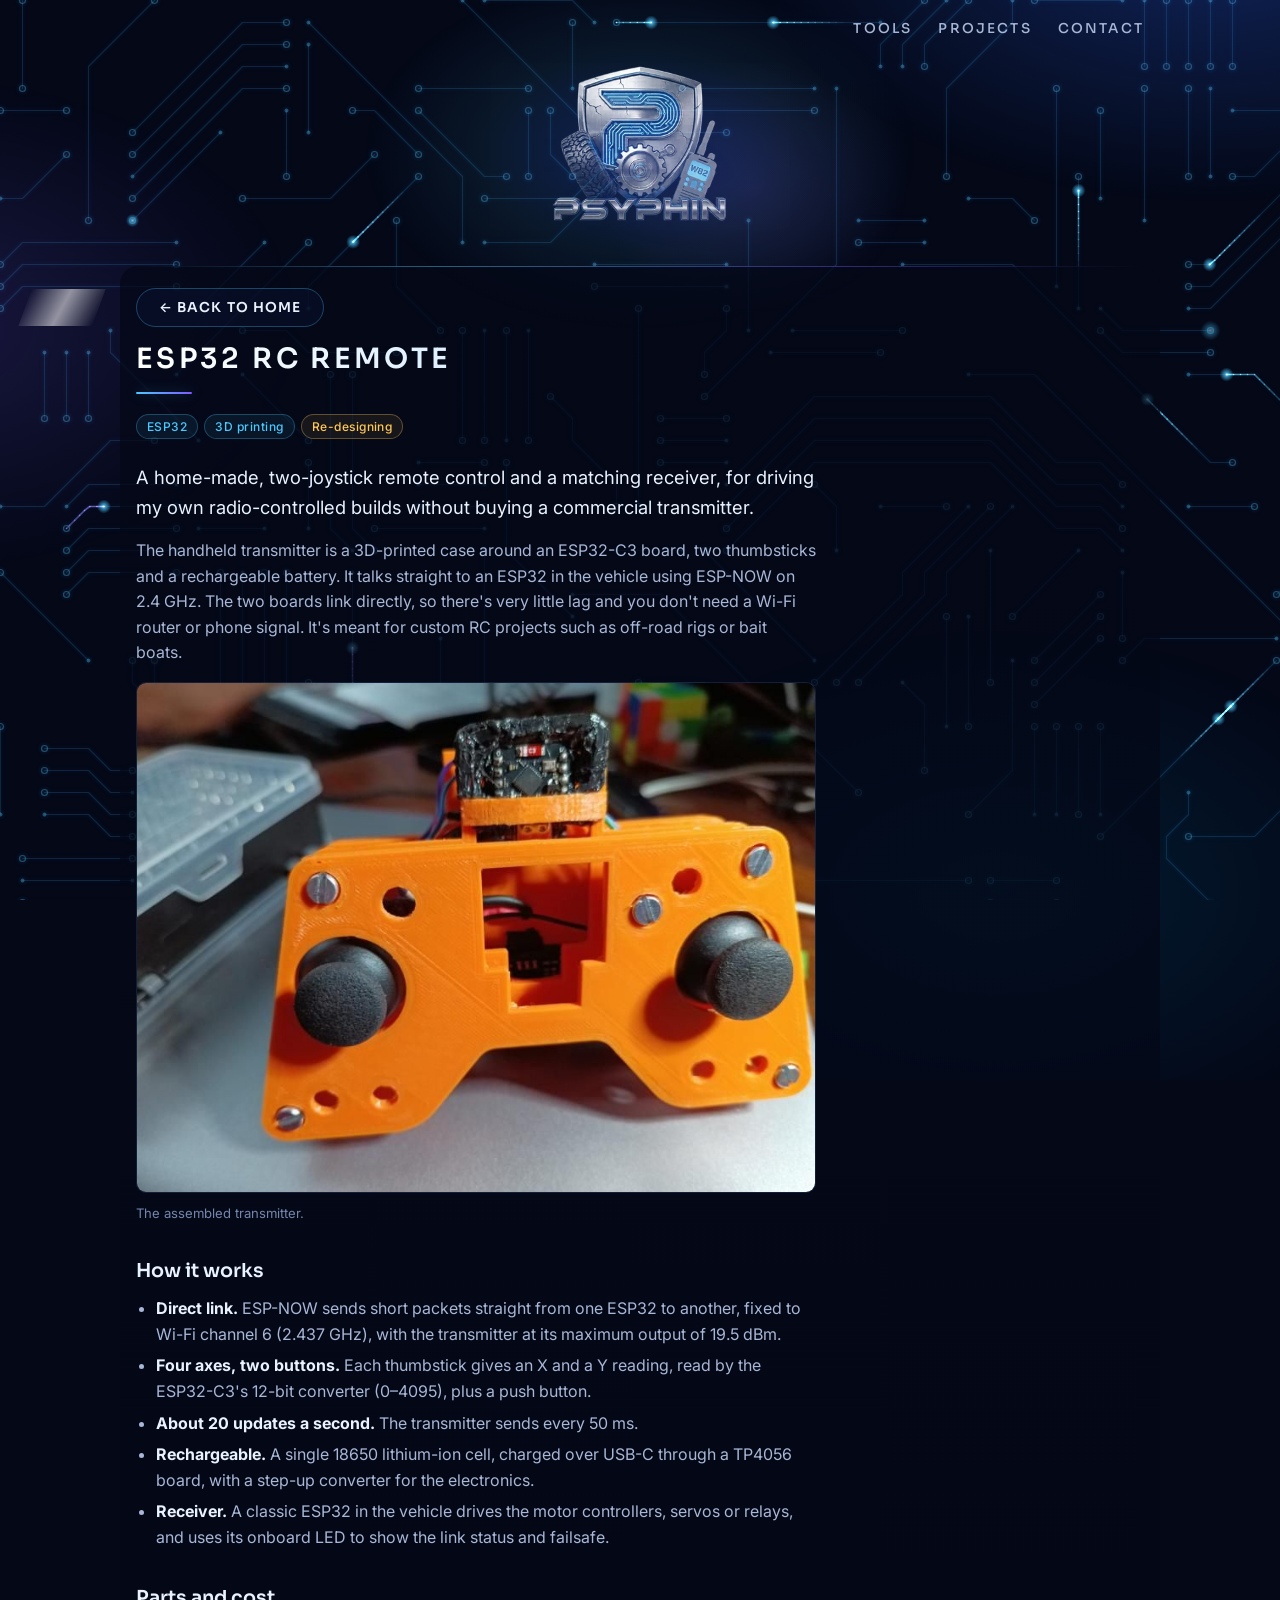
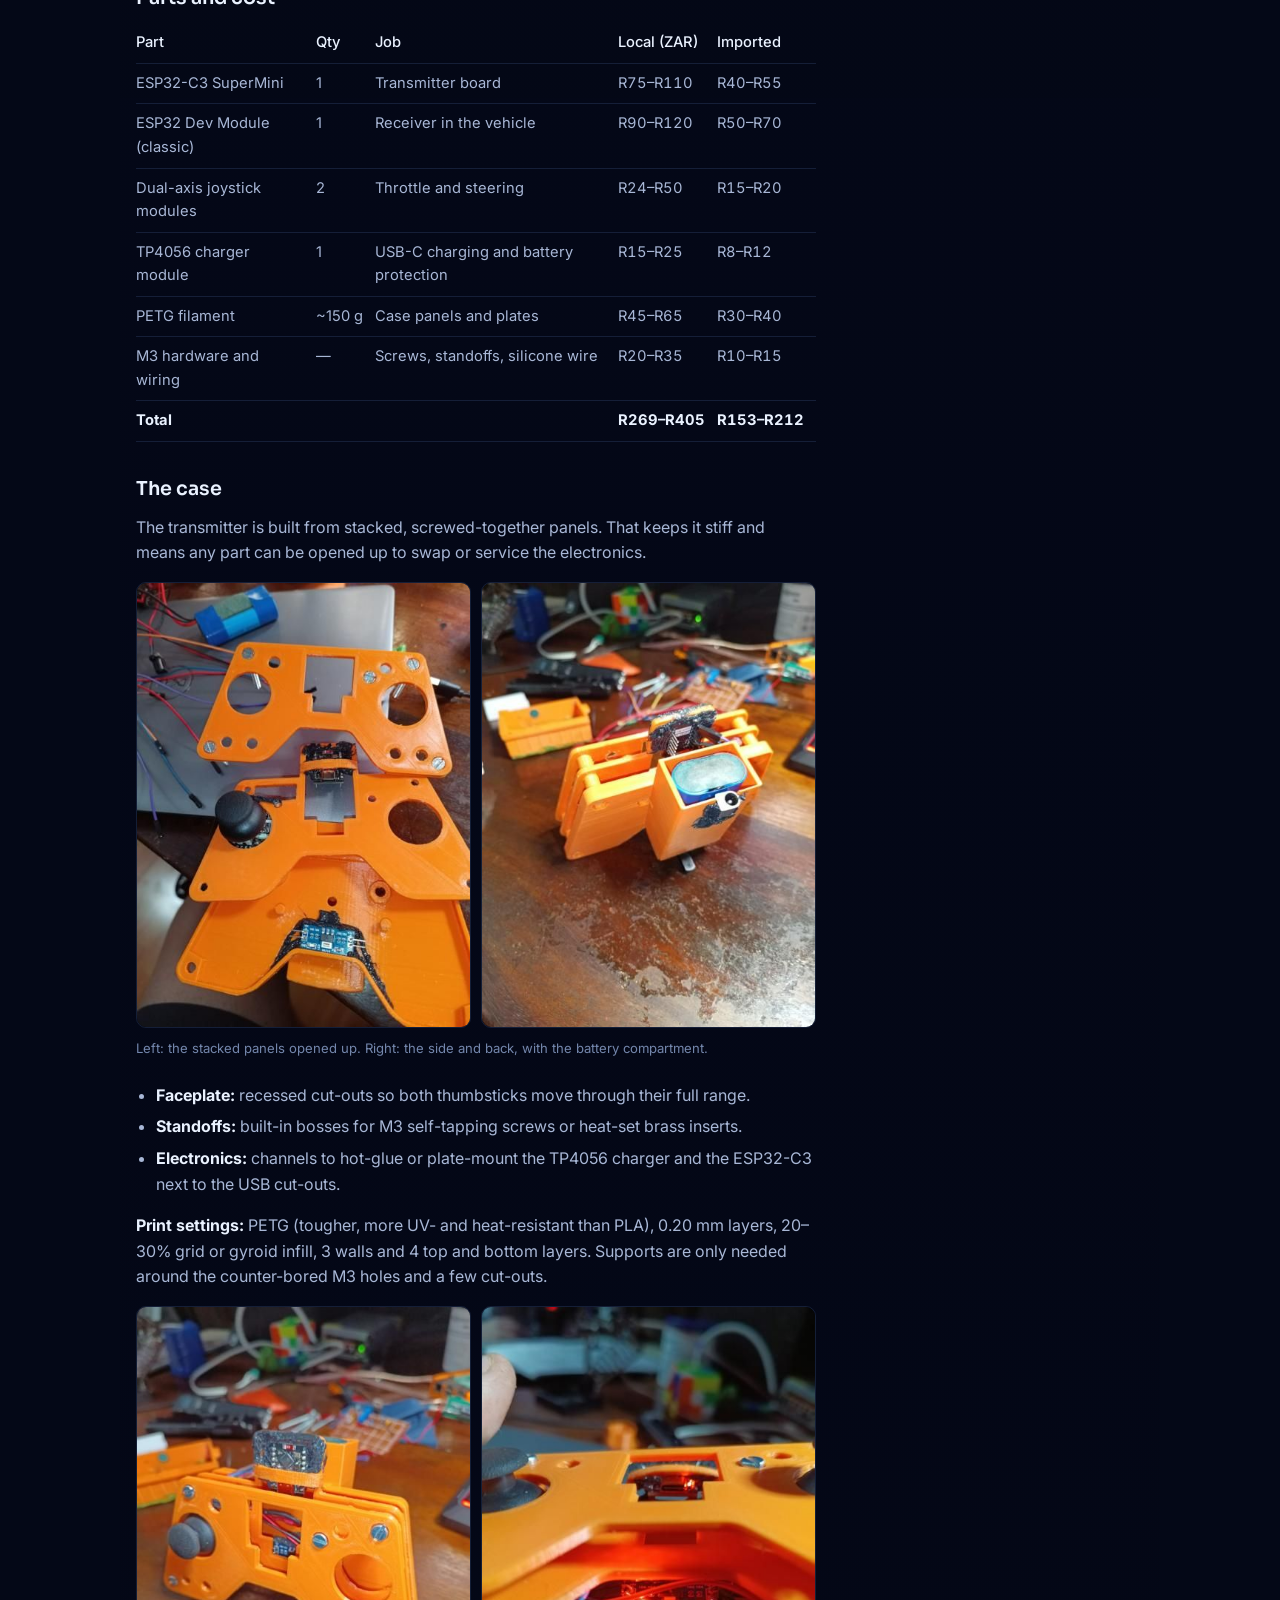
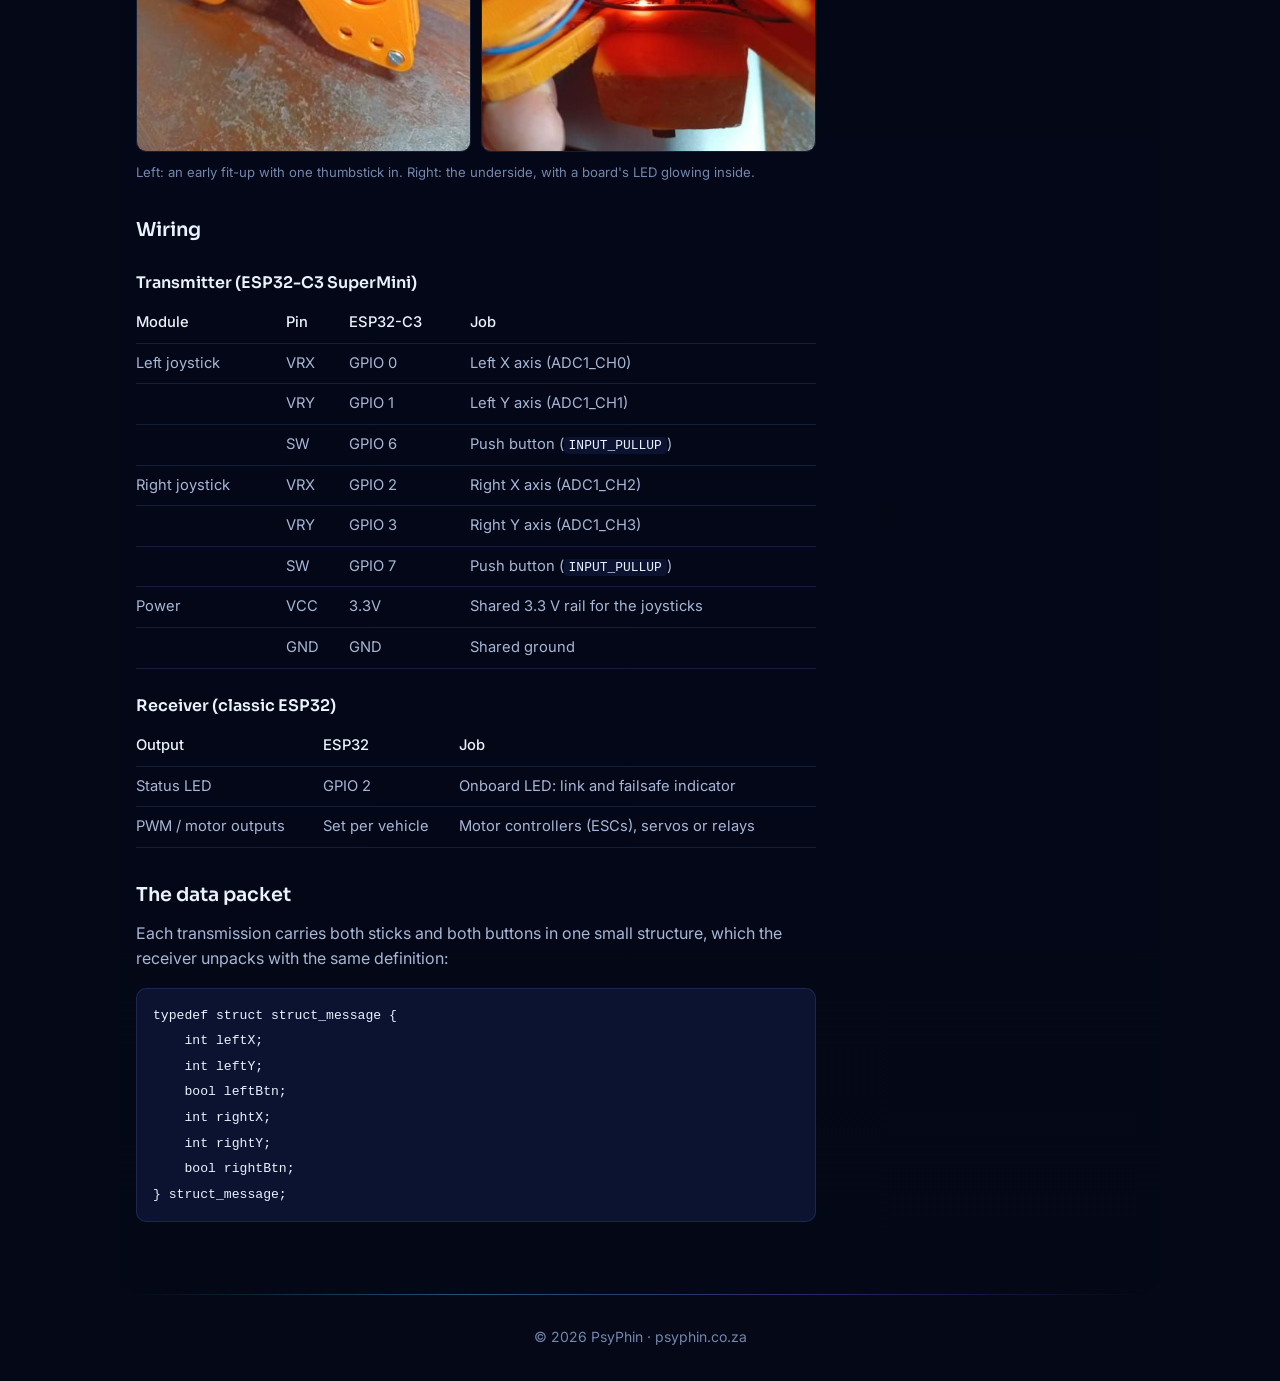
<file: rc-remote/index.html>
<!DOCTYPE html>
<html lang="en">
<head>
  <meta charset="utf-8">
  <meta name="viewport" content="width=device-width, initial-scale=1">
  <title>ESP32 RC Remote · PsyPhin</title>
  <meta name="description" content="A 3D-printed dual-joystick 2.4 GHz remote control and receiver built on ESP32 boards, talking directly over ESP-NOW.">
  <meta name="theme-color" content="#040817">

  <link rel="canonical" href="https://psyphin.co.za/rc-remote/">
  <script type="application/ld+json">
  {
    "@context": "https://schema.org",
    "@type": "TechArticle",
    "headline": "ESP32 RC Remote",
    "description": "A 3D-printed dual-joystick 2.4 GHz remote control and receiver built on ESP32 boards, talking directly over ESP-NOW.",
    "url": "https://psyphin.co.za/rc-remote/",
    "image": "https://psyphin.co.za/assets/img/projects/rc-remote.jpg",
    "inLanguage": "en-ZA",
    "datePublished": "2026-09-28",
    "dateModified": "2026-10-20",
    "author": {
      "@type": "Organization",
      "name": "PsyPhin",
      "url": "https://psyphin.co.za/"
    },
    "publisher": {
      "@type": "Organization",
      "name": "PsyPhin",
      "url": "https://psyphin.co.za/"
    }
  }
  </script>
  <meta property="og:type" content="website">
  <meta property="og:url" content="https://psyphin.co.za/rc-remote/">
  <meta property="og:title" content="ESP32 RC Remote · PsyPhin">
  <meta property="og:description" content="A 3D-printed dual-joystick 2.4 GHz remote control and receiver built on ESP32 boards, talking directly over ESP-NOW.">
  <meta property="og:image" content="https://psyphin.co.za/assets/img/projects/rc-remote.jpg">
  <meta name="twitter:card" content="summary_large_image">

  <link rel="icon" href="../favicon.ico" sizes="48x48">
  <link rel="icon" href="../favicon-96x96.png" type="image/png" sizes="96x96">
  <link rel="icon" href="../favicon-192x192.png" type="image/png" sizes="192x192">
  <link rel="apple-touch-icon" href="../apple-touch-icon.png" sizes="180x180">

  <link rel="preconnect" href="https://fonts.googleapis.com">
  <link rel="preconnect" href="https://fonts.gstatic.com" crossorigin>
  <link rel="stylesheet" href="https://fonts.googleapis.com/css2?family=Sora:wght@500;600&family=Inter:wght@400;500&display=swap">
  <link rel="stylesheet" href="../css/style.css">
</head>
<body>
  <a class="skip-link" href="#main">Skip to content</a>

  <header class="site-header">
    <div class="site-header-inner">
      <!-- Brand mark: hidden at the top of the page, shown once you scroll (js/main.js adds body.scrolled) -->
      <a class="brand" href="../index.html" aria-label="PsyPhin home"><img src="../assets/img/brand-64.png" alt="" width="30" height="30"><span>PsyPhin</span></a>
      <nav class="nav" aria-label="Main">
        <a href="../index.html#tools">Tools</a>
        <a href="../index.html#projects">Projects</a>
        <a href="../contact.html">Contact</a>
      </nav>
    </div>
  </header>

  <main id="main">
    <section class="hero hero--compact">
      <a href="../index.html" aria-label="PsyPhin home">
        <picture>
          <source type="image/webp"
                  srcset="../assets/img/logo-480.webp 480w, ../assets/img/logo-800.webp 800w"
                  sizes="(max-width: 480px) 100vw, 440px">
          <img class="hero-logo"
               src="../assets/img/logo-480.jpg"
               srcset="../assets/img/logo-480.jpg 480w, ../assets/img/logo-800.jpg 800w"
               sizes="(max-width: 480px) 100vw, 440px"
               width="1200" height="655"
               alt="PsyPhin logo">
        </picture>
      </a>
    </section>

    <section class="section">
      <!-- Title and tags come from this project's line in ../projects.js (matched by url). -->
      <p class="back-link"><a class="button button--secondary button--plain" href="../index.html">&larr; Back to home</a></p>
      <div class="project-head" data-project="rc-remote/"><h1>ESP32 RC Remote</h1></div>

      <!-- Source: E:\Claude_projects\Remote control ("New Text Document.md" + photos). The notes stop after the
           data-packet struct, so only that part of the firmware is published. -->
      <div class="prose">
        <p class="lead">A home-made, two-joystick remote control and a matching receiver, for driving my own radio-controlled builds without buying a commercial transmitter.</p>
        <p>The handheld transmitter is a 3D-printed case around an ESP32-C3 board, two thumbsticks and a rechargeable battery. It talks straight to an ESP32 in the vehicle using ESP-NOW on 2.4&nbsp;GHz. The two boards link directly, so there's very little lag and you don't need a Wi-Fi router or phone signal. It's meant for custom RC projects such as off-road rigs or bait boats.</p>

        <figure class="figs">
          <img class="wide" src="img/01-front-assembled-800.jpg" alt="The finished orange 3D-printed remote from the front, with two black thumbsticks and the ESP32-C3 board mounted on top" width="800" height="600" loading="lazy">
          <figcaption>The assembled transmitter.</figcaption>
        </figure>

        <h3>How it works</h3>
        <ul>
          <li><strong>Direct link.</strong> ESP-NOW sends short packets straight from one ESP32 to another, fixed to Wi-Fi channel 6 (2.437&nbsp;GHz), with the transmitter at its maximum output of 19.5&nbsp;dBm.</li>
          <li><strong>Four axes, two buttons.</strong> Each thumbstick gives an X and a Y reading, read by the ESP32-C3's 12-bit converter (0–4095), plus a push button.</li>
          <li><strong>About 20 updates a second.</strong> The transmitter sends every 50&nbsp;ms.</li>
          <li><strong>Rechargeable.</strong> A single 18650 lithium-ion cell, charged over USB-C through a TP4056 board, with a step-up converter for the electronics.</li>
          <li><strong>Receiver.</strong> A classic ESP32 in the vehicle drives the motor controllers, servos or relays, and uses its onboard LED to show the link status and failsafe.</li>
        </ul>

        <h3>Parts and cost</h3>
        <div class="table-wrap">
          <table>
            <thead><tr><th>Part</th><th>Qty</th><th>Job</th><th>Local (ZAR)</th><th>Imported</th></tr></thead>
            <tbody>
              <tr><td>ESP32-C3 SuperMini</td><td>1</td><td>Transmitter board</td><td class="v">R75–R110</td><td class="v">R40–R55</td></tr>
              <tr><td>ESP32 Dev Module (classic)</td><td>1</td><td>Receiver in the vehicle</td><td class="v">R90–R120</td><td class="v">R50–R70</td></tr>
              <tr><td>Dual-axis joystick modules</td><td>2</td><td>Throttle and steering</td><td class="v">R24–R50</td><td class="v">R15–R20</td></tr>
              <tr><td>TP4056 charger module</td><td>1</td><td>USB-C charging and battery protection</td><td class="v">R15–R25</td><td class="v">R8–R12</td></tr>
              <tr><td>PETG filament</td><td>~150&nbsp;g</td><td>Case panels and plates</td><td class="v">R45–R65</td><td class="v">R30–R40</td></tr>
              <tr><td>M3 hardware and wiring</td><td>—</td><td>Screws, standoffs, silicone wire</td><td class="v">R20–R35</td><td class="v">R10–R15</td></tr>
              <tr><td><strong>Total</strong></td><td></td><td></td><td class="v"><strong>R269–R405</strong></td><td class="v"><strong>R153–R212</strong></td></tr>
            </tbody>
          </table>
        </div>

        <h3>The case</h3>
        <p>The transmitter is built from stacked, screwed-together panels. That keeps it stiff and means any part can be opened up to swap or service the electronics.</p>
        <figure class="figs">
          <img src="img/02-layers-800.jpg" alt="The remote taken apart into its stacked orange panels, with the joystick and boards visible between the layers" width="450" height="600" loading="lazy">
          <img src="img/04-side-battery-800.jpg" alt="The remote from the side and back, showing the battery compartment and the board mounted on top" width="450" height="600" loading="lazy">
          <figcaption>Left: the stacked panels opened up. Right: the side and back, with the battery compartment.</figcaption>
        </figure>
        <ul>
          <li><strong>Faceplate:</strong> recessed cut-outs so both thumbsticks move through their full range.</li>
          <li><strong>Standoffs:</strong> built-in bosses for M3 self-tapping screws or heat-set brass inserts.</li>
          <li><strong>Electronics:</strong> channels to hot-glue or plate-mount the TP4056 charger and the ESP32-C3 next to the USB cut-outs.</li>
        </ul>
        <p><strong>Print settings:</strong> PETG (tougher, more UV- and heat-resistant than PLA), 0.20&nbsp;mm layers, 20–30% grid or gyroid infill, 3 walls and 4 top and bottom layers. Supports are only needed around the counter-bored M3 holes and a few cut-outs.</p>
        <figure class="figs">
          <img src="img/03-early-front-800.jpg" alt="An earlier fit-up of the remote from the front, with one thumbstick fitted" width="450" height="600" loading="lazy">
          <img src="img/05-underside-led-800.jpg" alt="The underside of the remote held in a hand, with a board's red LED glowing inside the case" width="450" height="600" loading="lazy">
          <figcaption>Left: an early fit-up with one thumbstick in. Right: the underside, with a board's LED glowing inside.</figcaption>
        </figure>

        <h3>Wiring</h3>
        <h4>Transmitter (ESP32-C3 SuperMini)</h4>
        <div class="table-wrap">
          <table>
            <thead><tr><th>Module</th><th>Pin</th><th>ESP32-C3</th><th>Job</th></tr></thead>
            <tbody>
              <tr><td>Left joystick</td><td>VRX</td><td>GPIO 0</td><td>Left X axis (ADC1_CH0)</td></tr>
              <tr><td></td><td>VRY</td><td>GPIO 1</td><td>Left Y axis (ADC1_CH1)</td></tr>
              <tr><td></td><td>SW</td><td>GPIO 6</td><td>Push button (<code>INPUT_PULLUP</code>)</td></tr>
              <tr><td>Right joystick</td><td>VRX</td><td>GPIO 2</td><td>Right X axis (ADC1_CH2)</td></tr>
              <tr><td></td><td>VRY</td><td>GPIO 3</td><td>Right Y axis (ADC1_CH3)</td></tr>
              <tr><td></td><td>SW</td><td>GPIO 7</td><td>Push button (<code>INPUT_PULLUP</code>)</td></tr>
              <tr><td>Power</td><td>VCC</td><td>3.3V</td><td>Shared 3.3&nbsp;V rail for the joysticks</td></tr>
              <tr><td></td><td>GND</td><td>GND</td><td>Shared ground</td></tr>
            </tbody>
          </table>
        </div>
        <h4>Receiver (classic ESP32)</h4>
        <div class="table-wrap">
          <table>
            <thead><tr><th>Output</th><th>ESP32</th><th>Job</th></tr></thead>
            <tbody>
              <tr><td>Status LED</td><td>GPIO 2</td><td>Onboard LED: link and failsafe indicator</td></tr>
              <tr><td>PWM / motor outputs</td><td>Set per vehicle</td><td>Motor controllers (ESCs), servos or relays</td></tr>
            </tbody>
          </table>
        </div>

        <h3>The data packet</h3>
        <p>Each transmission carries both sticks and both buttons in one small structure, which the receiver unpacks with the same definition:</p>
<pre><code>typedef struct struct_message {
    int leftX;
    int leftY;
    bool leftBtn;
    int rightX;
    int rightY;
    bool rightBtn;
} struct_message;</code></pre>
      </div>
    </section>
  </main>

  <footer class="site-footer">
    <p>&copy; <span id="year">2026</span> PsyPhin &middot; psyphin.co.za</p>
  </footer>

  <script src="../projects.js"></script>
  <script src="../js/circuit.js"></script>
  <script src="../js/main.js"></script>
  <!-- GoatCounter: cookie-free visitor stats at https://psyphin.goatcounter.com/ -->
  <script data-goatcounter="https://psyphin.goatcounter.com/count" async src="//gc.zgo.at/count.js"></script>
</body>
</html>
</file>
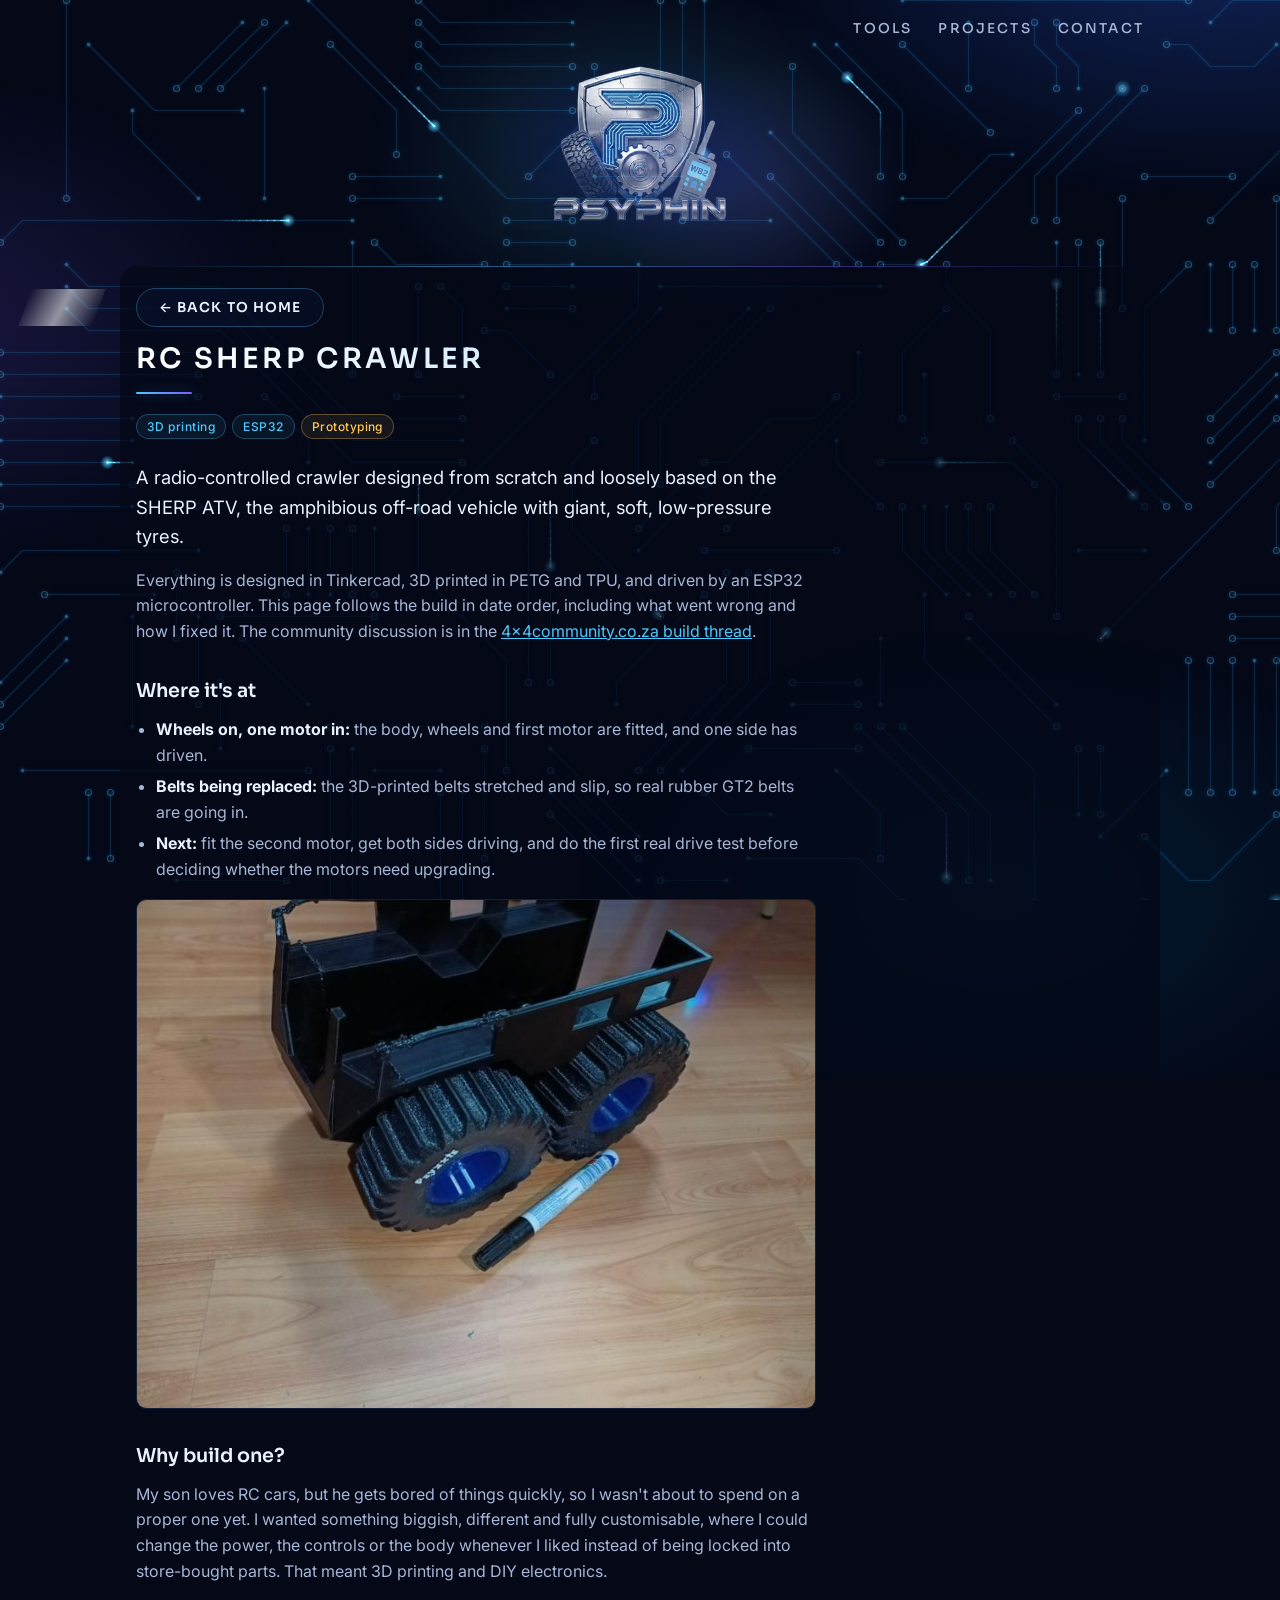
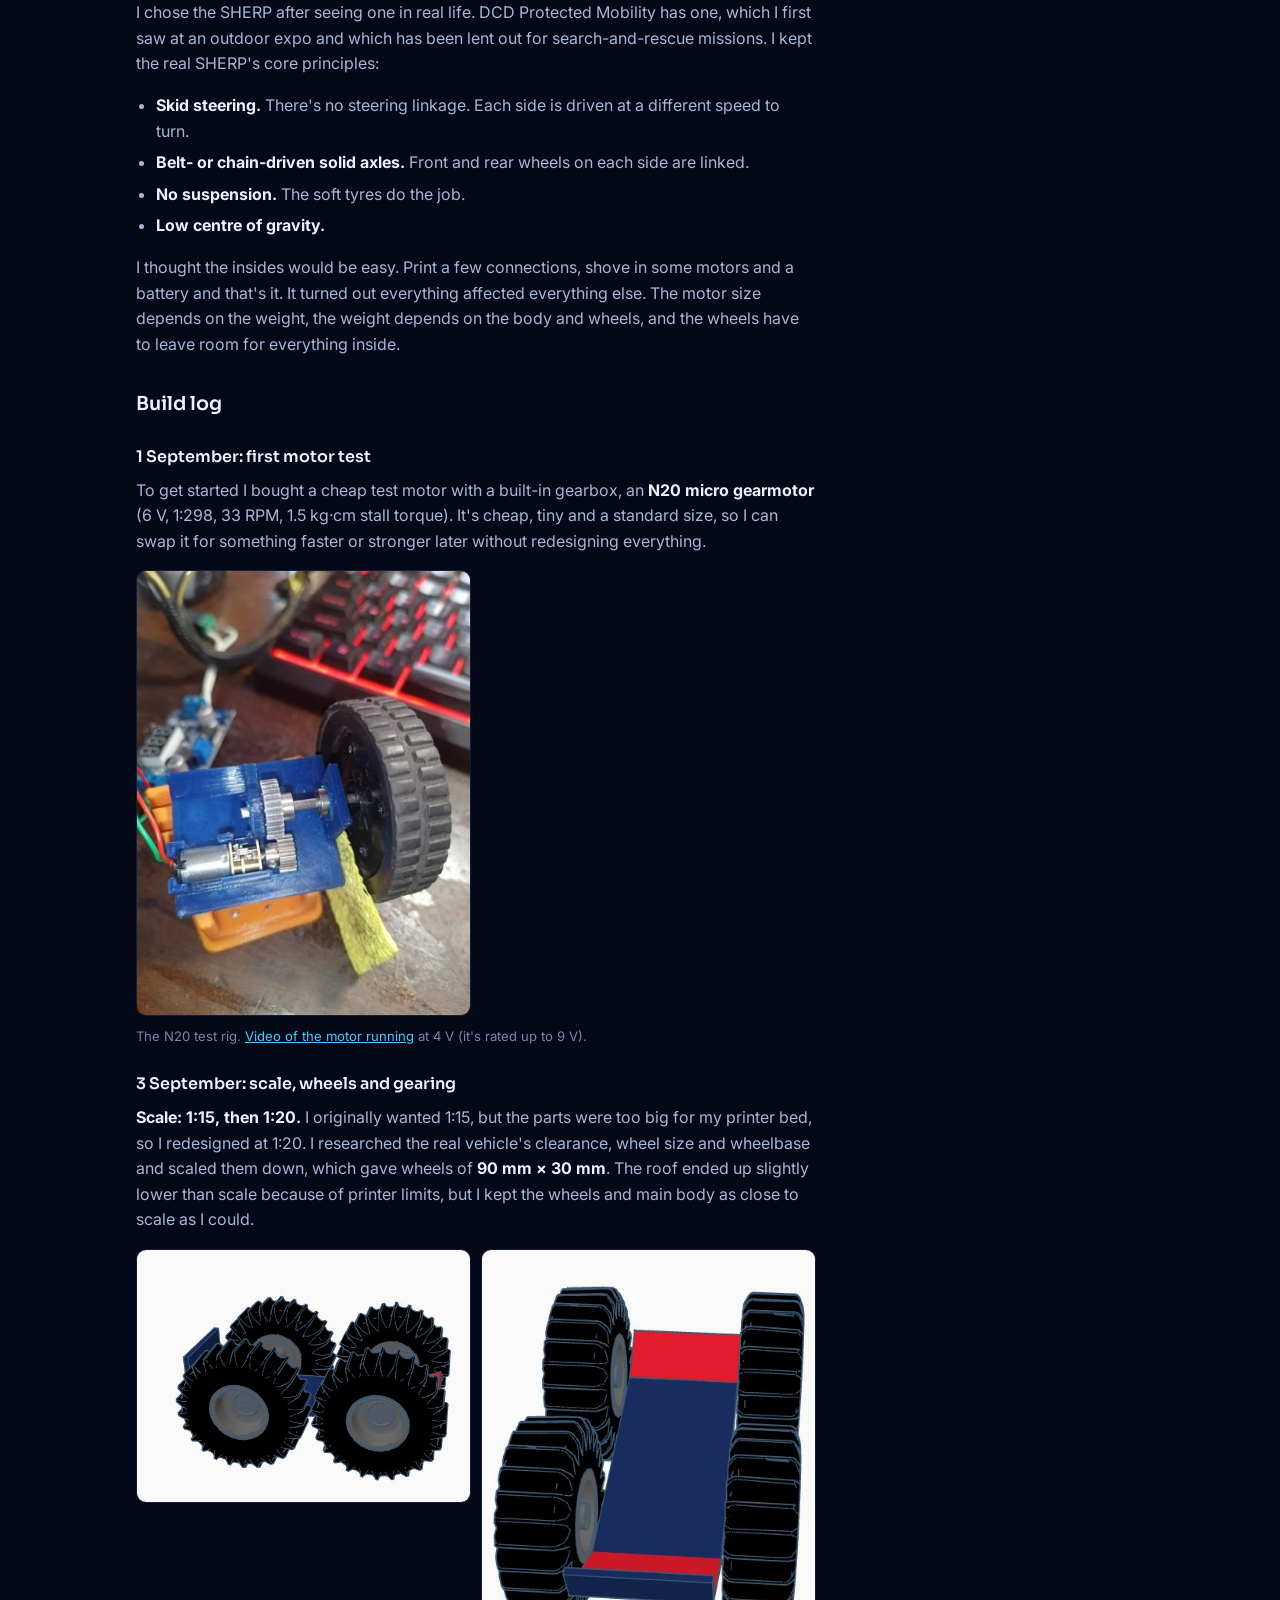
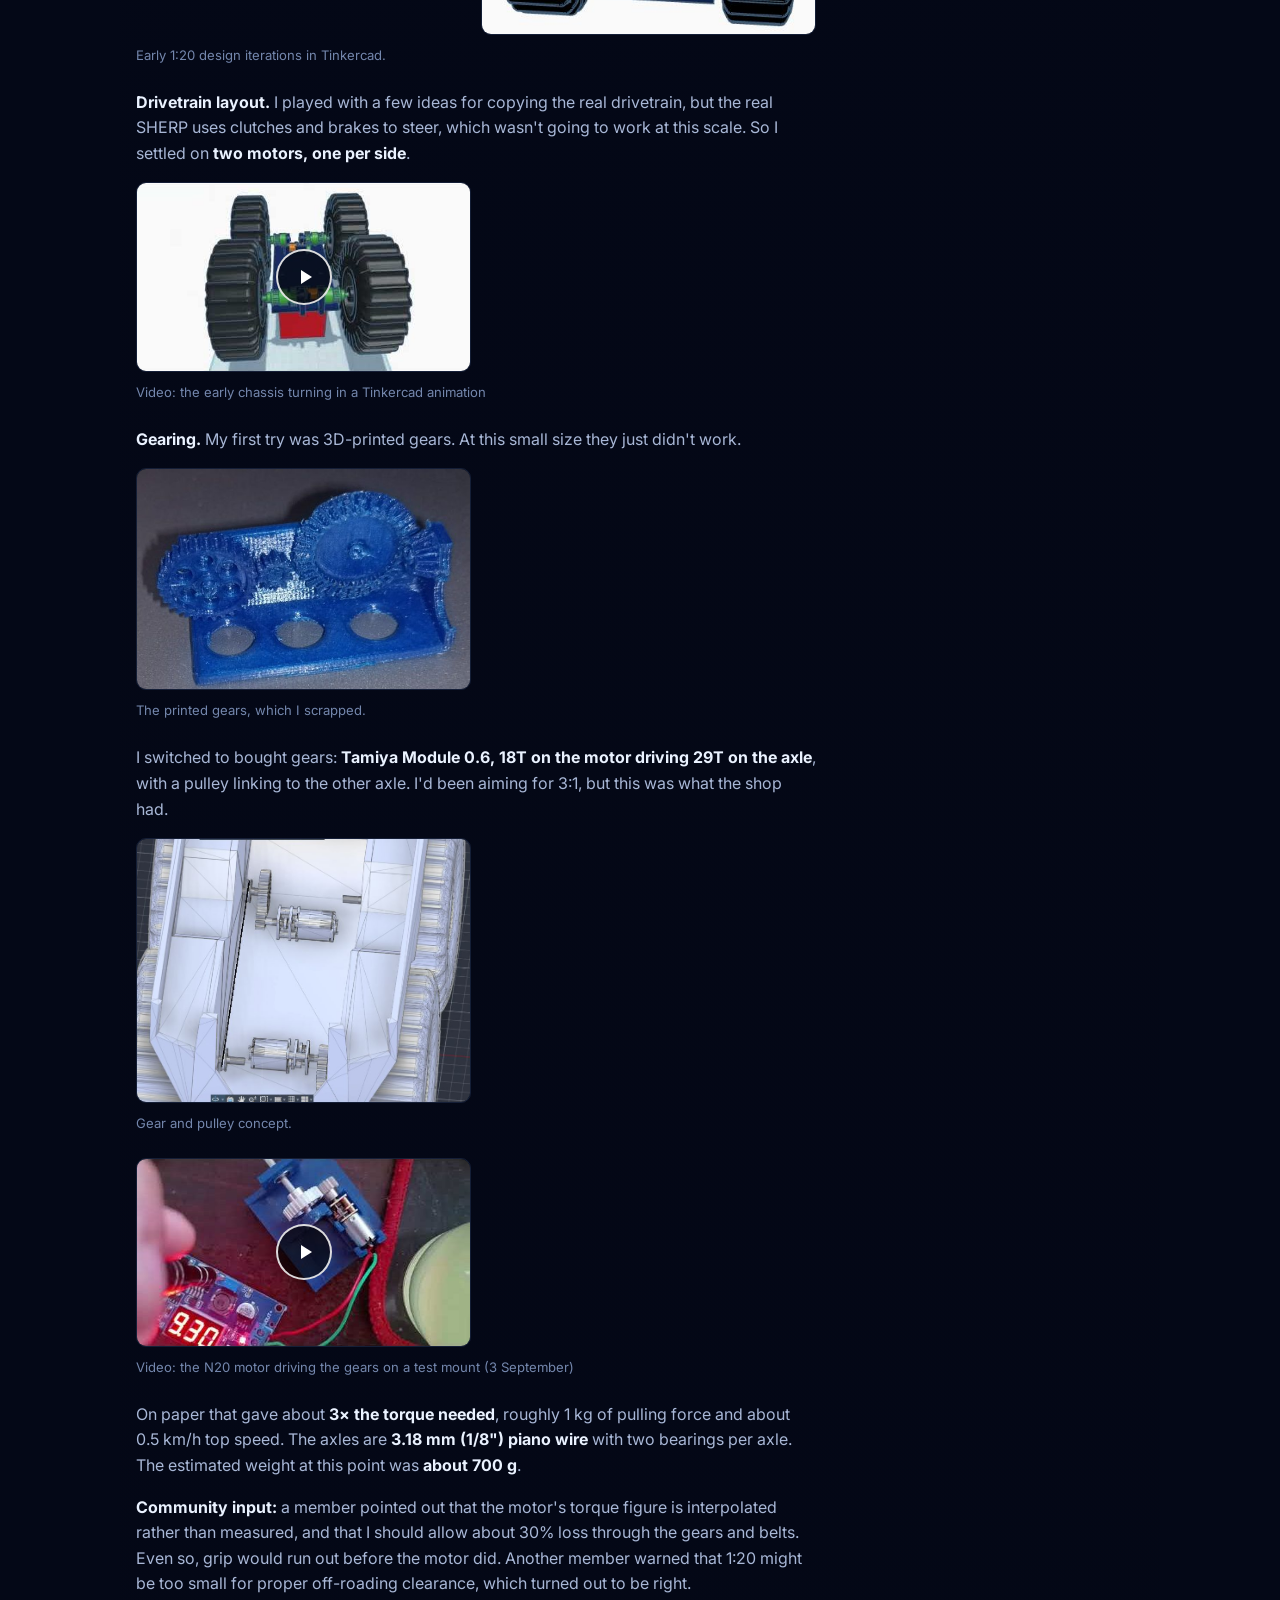
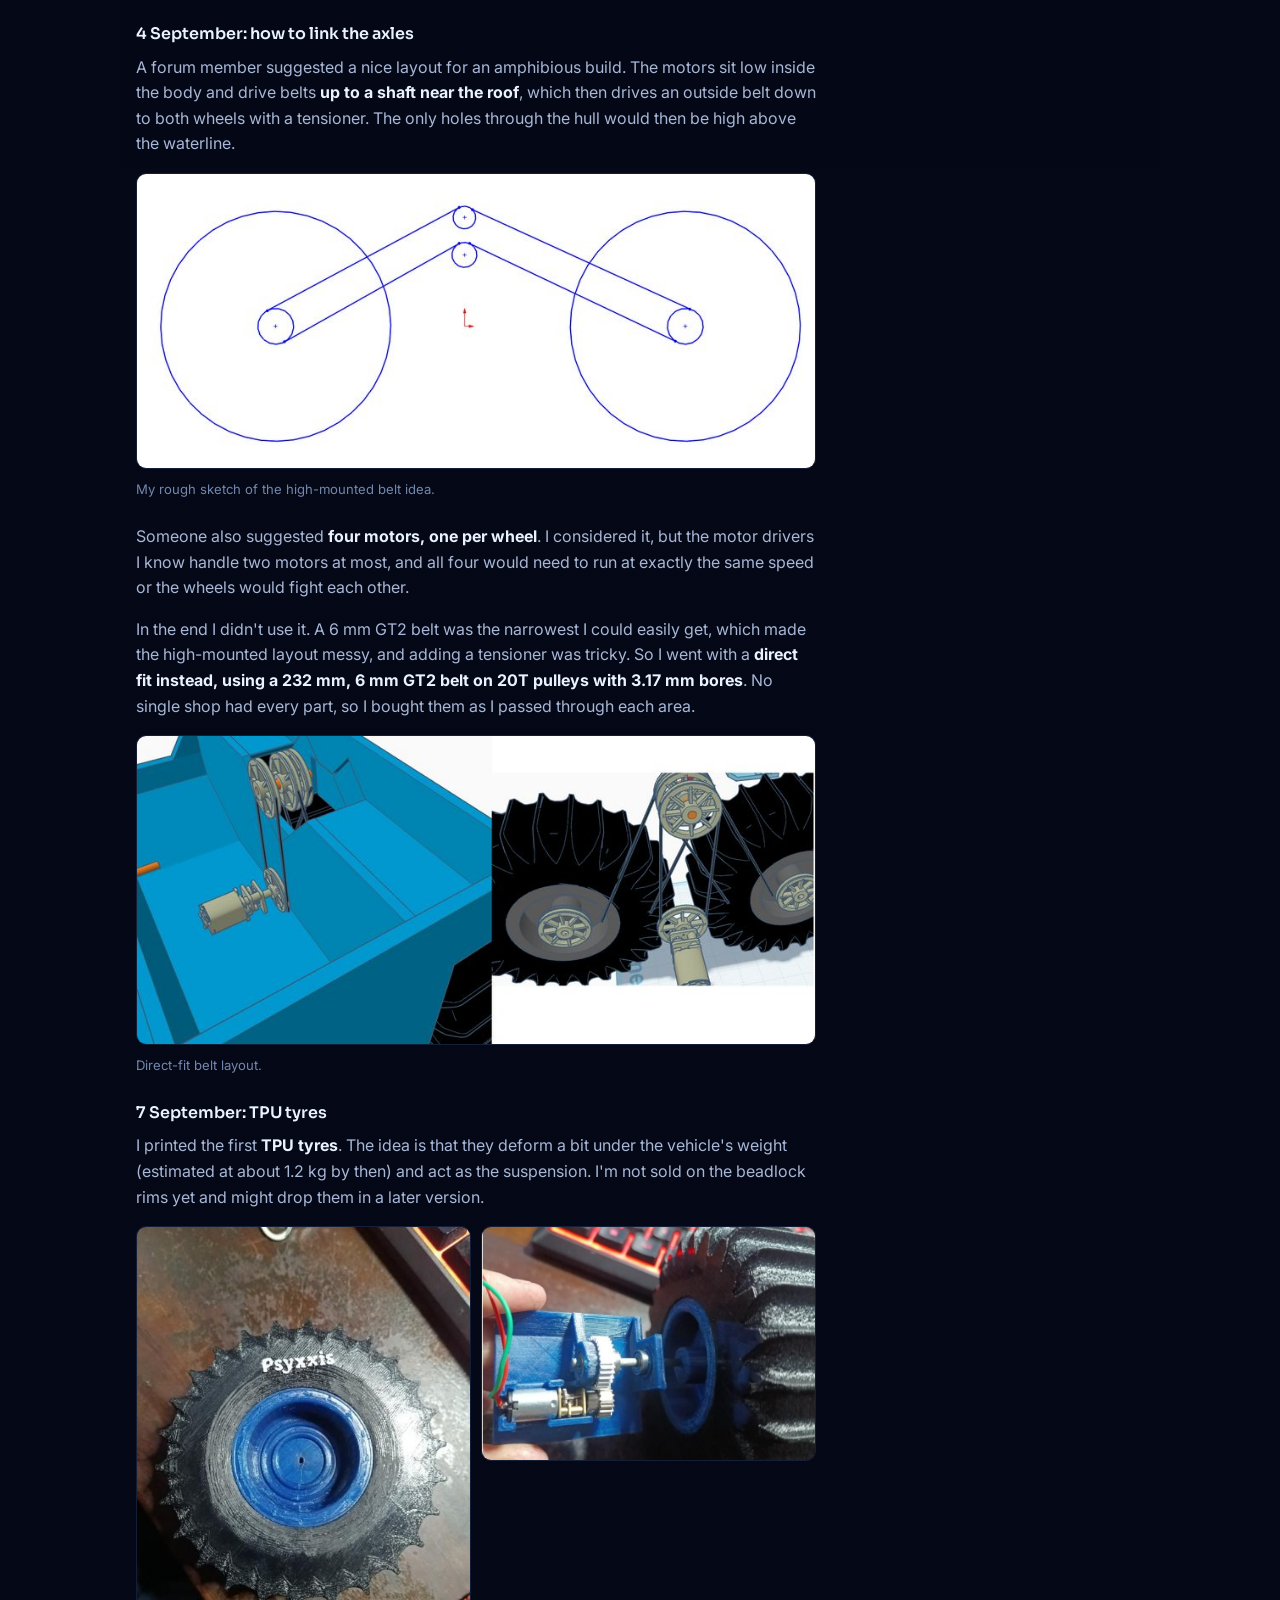
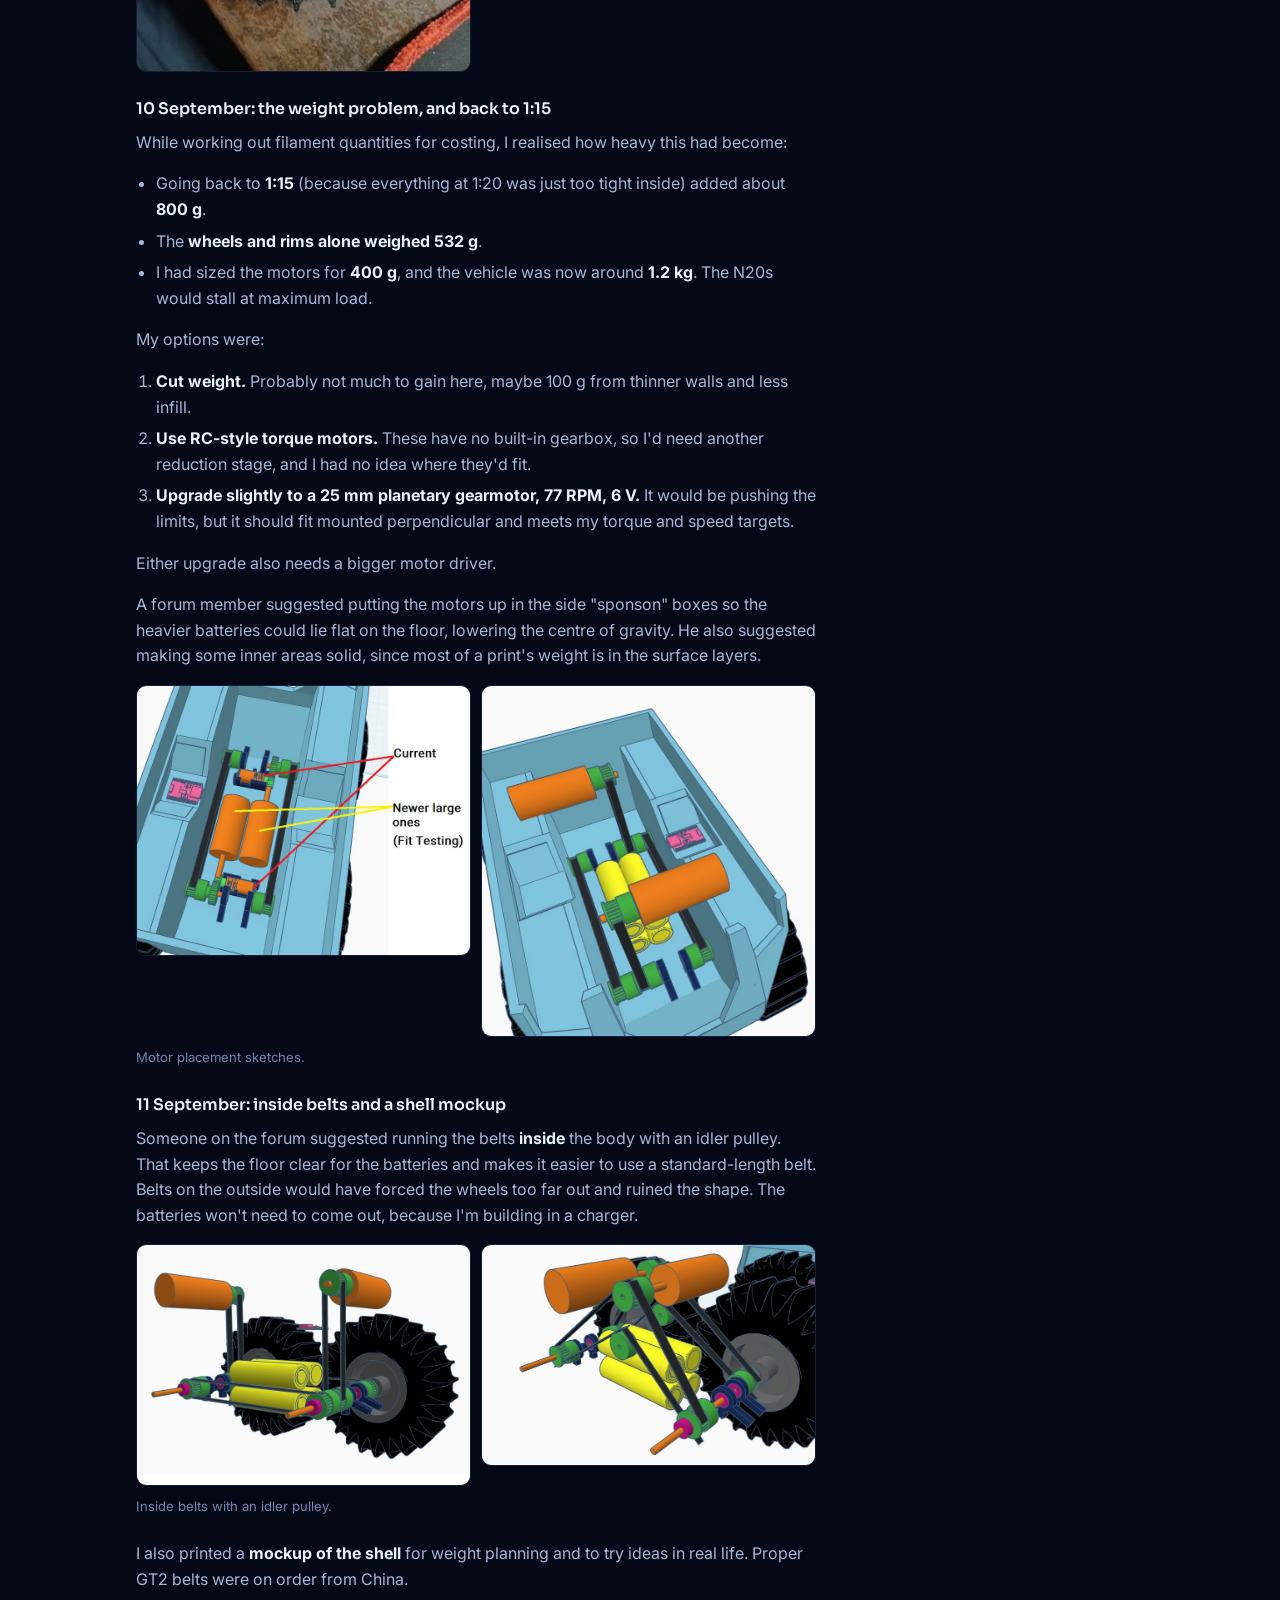
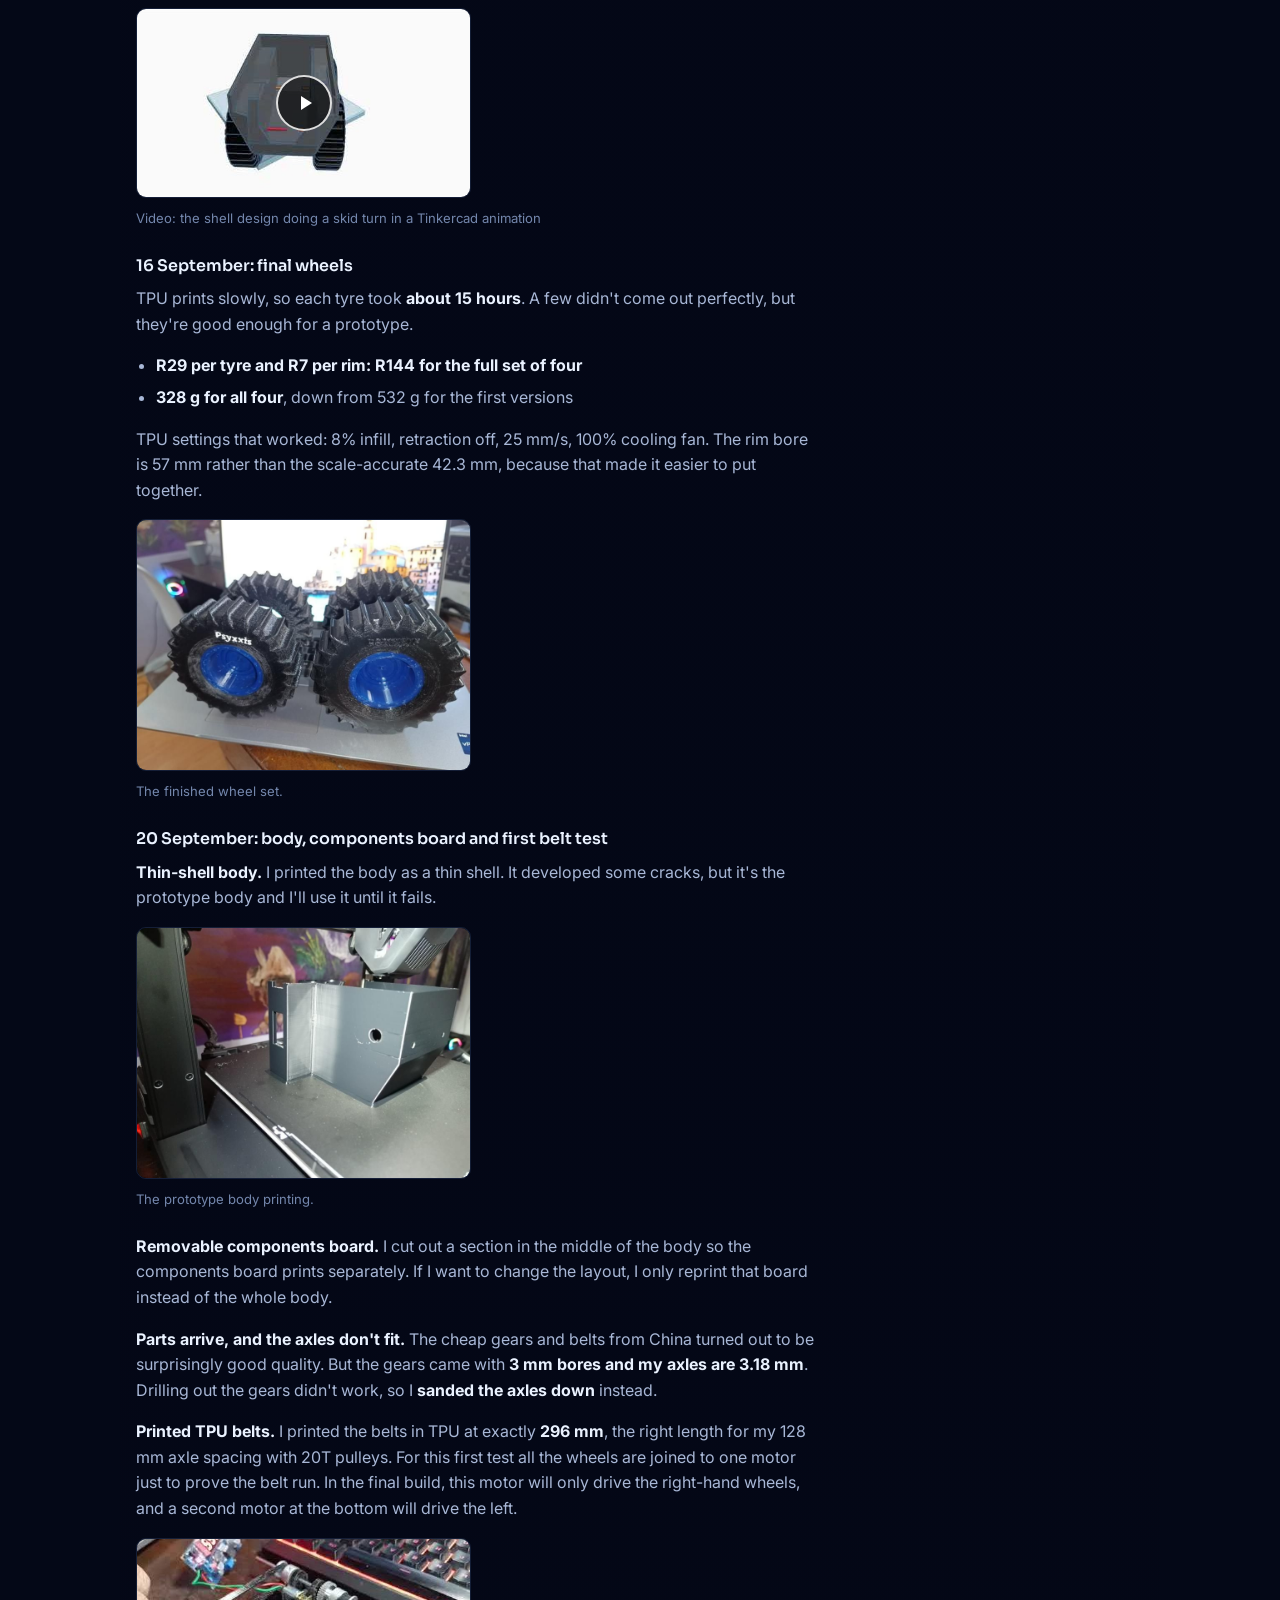
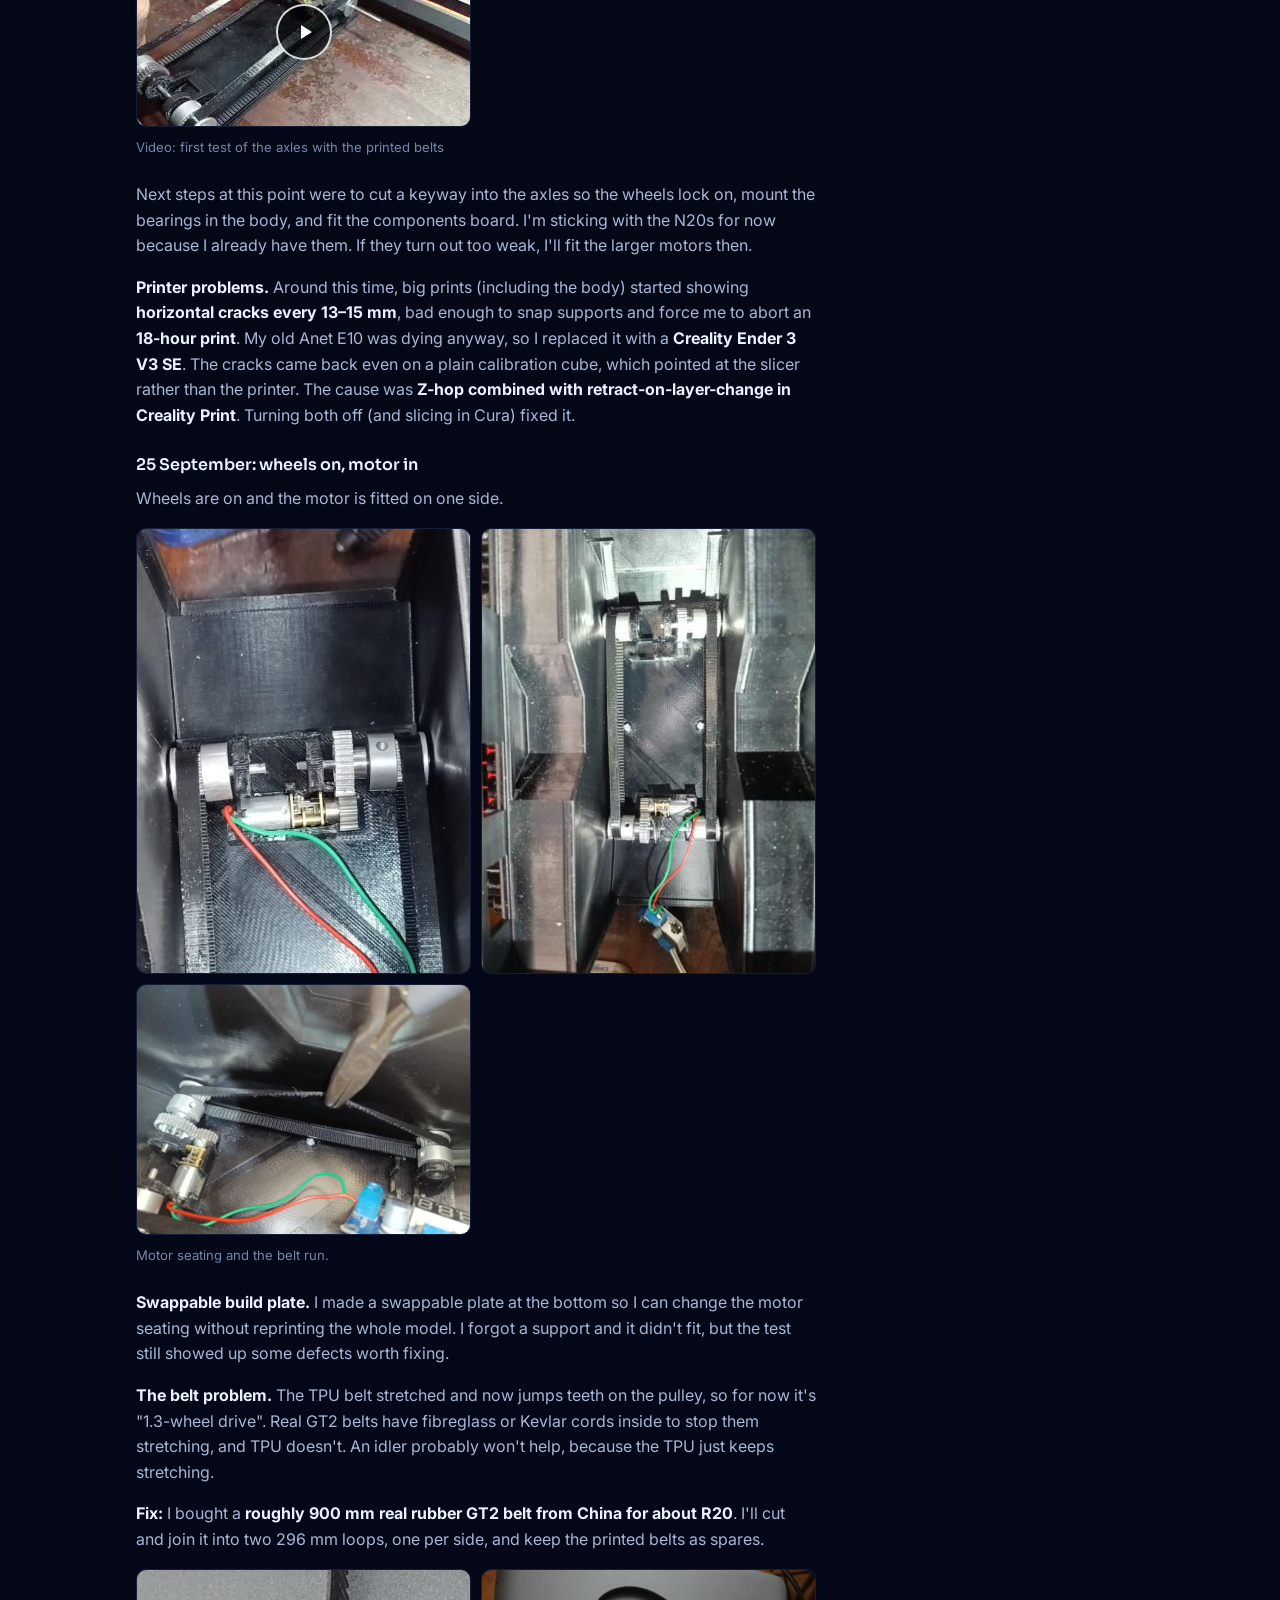
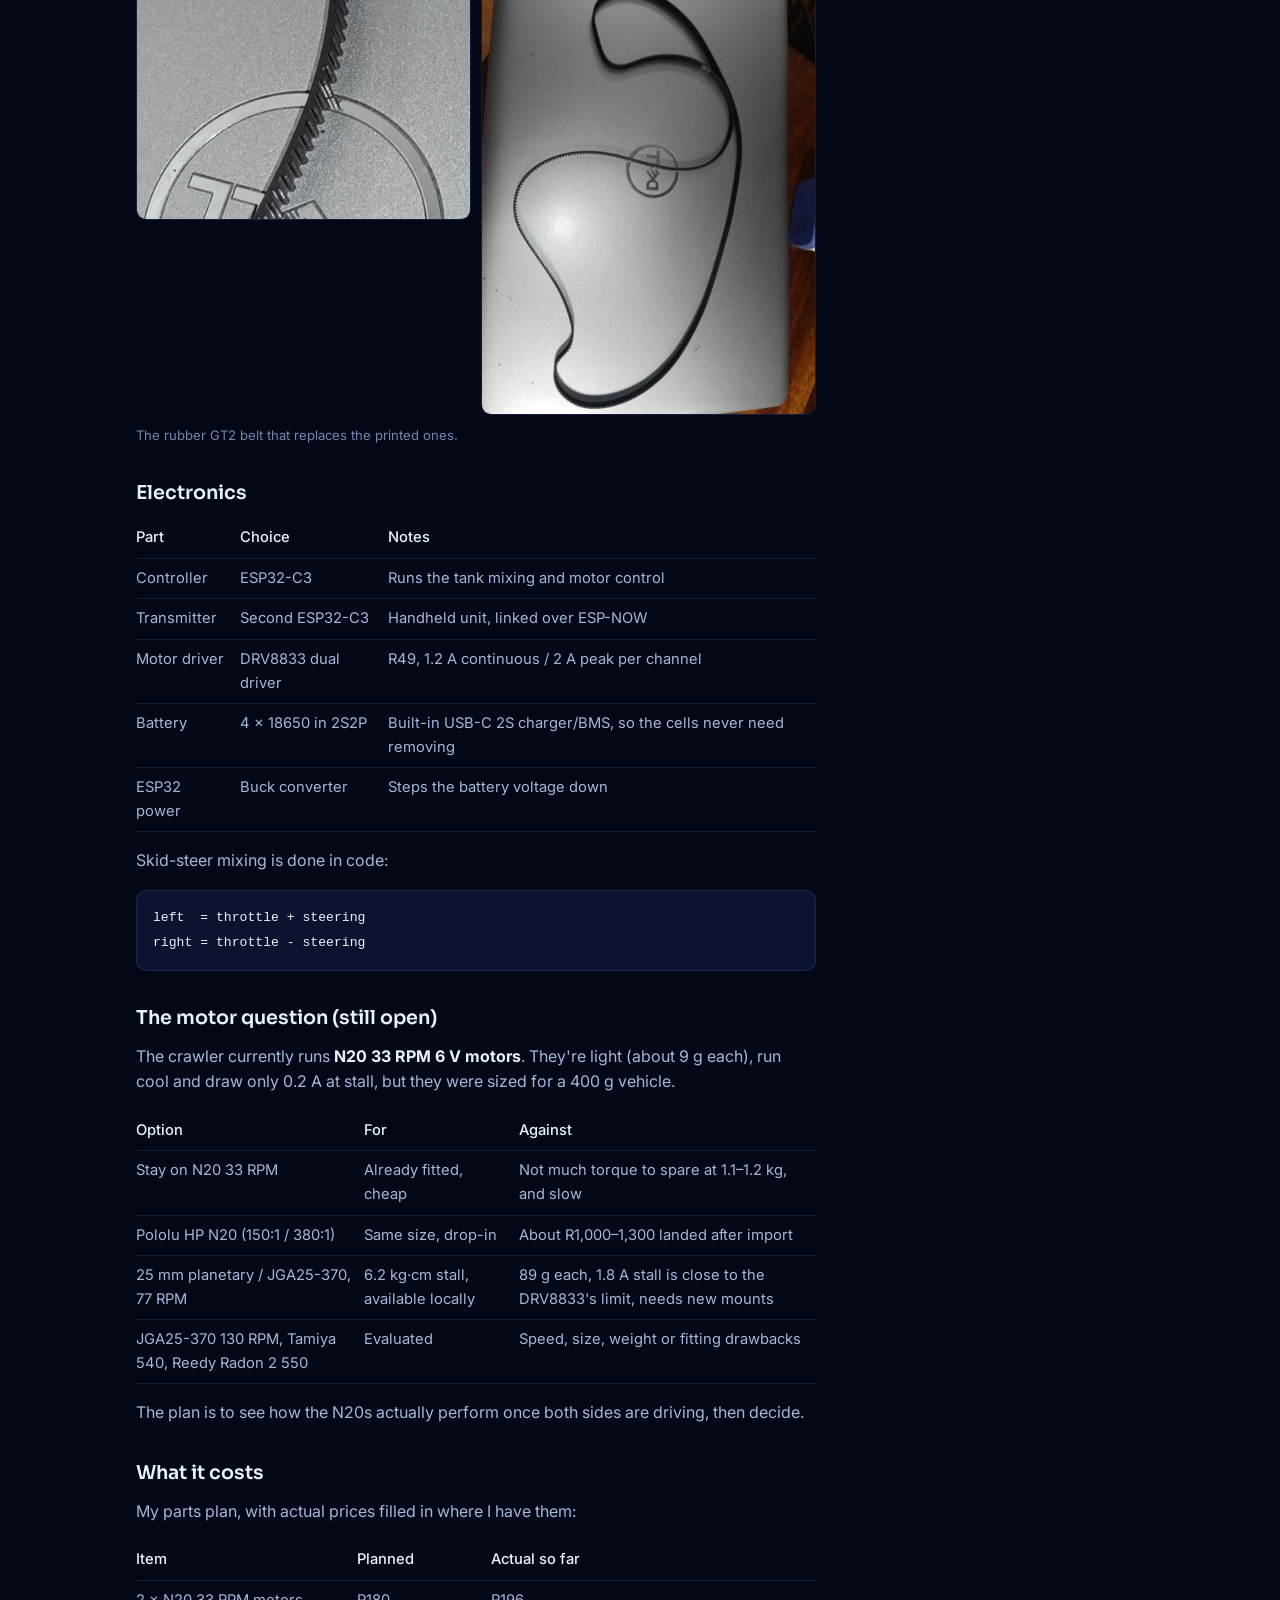
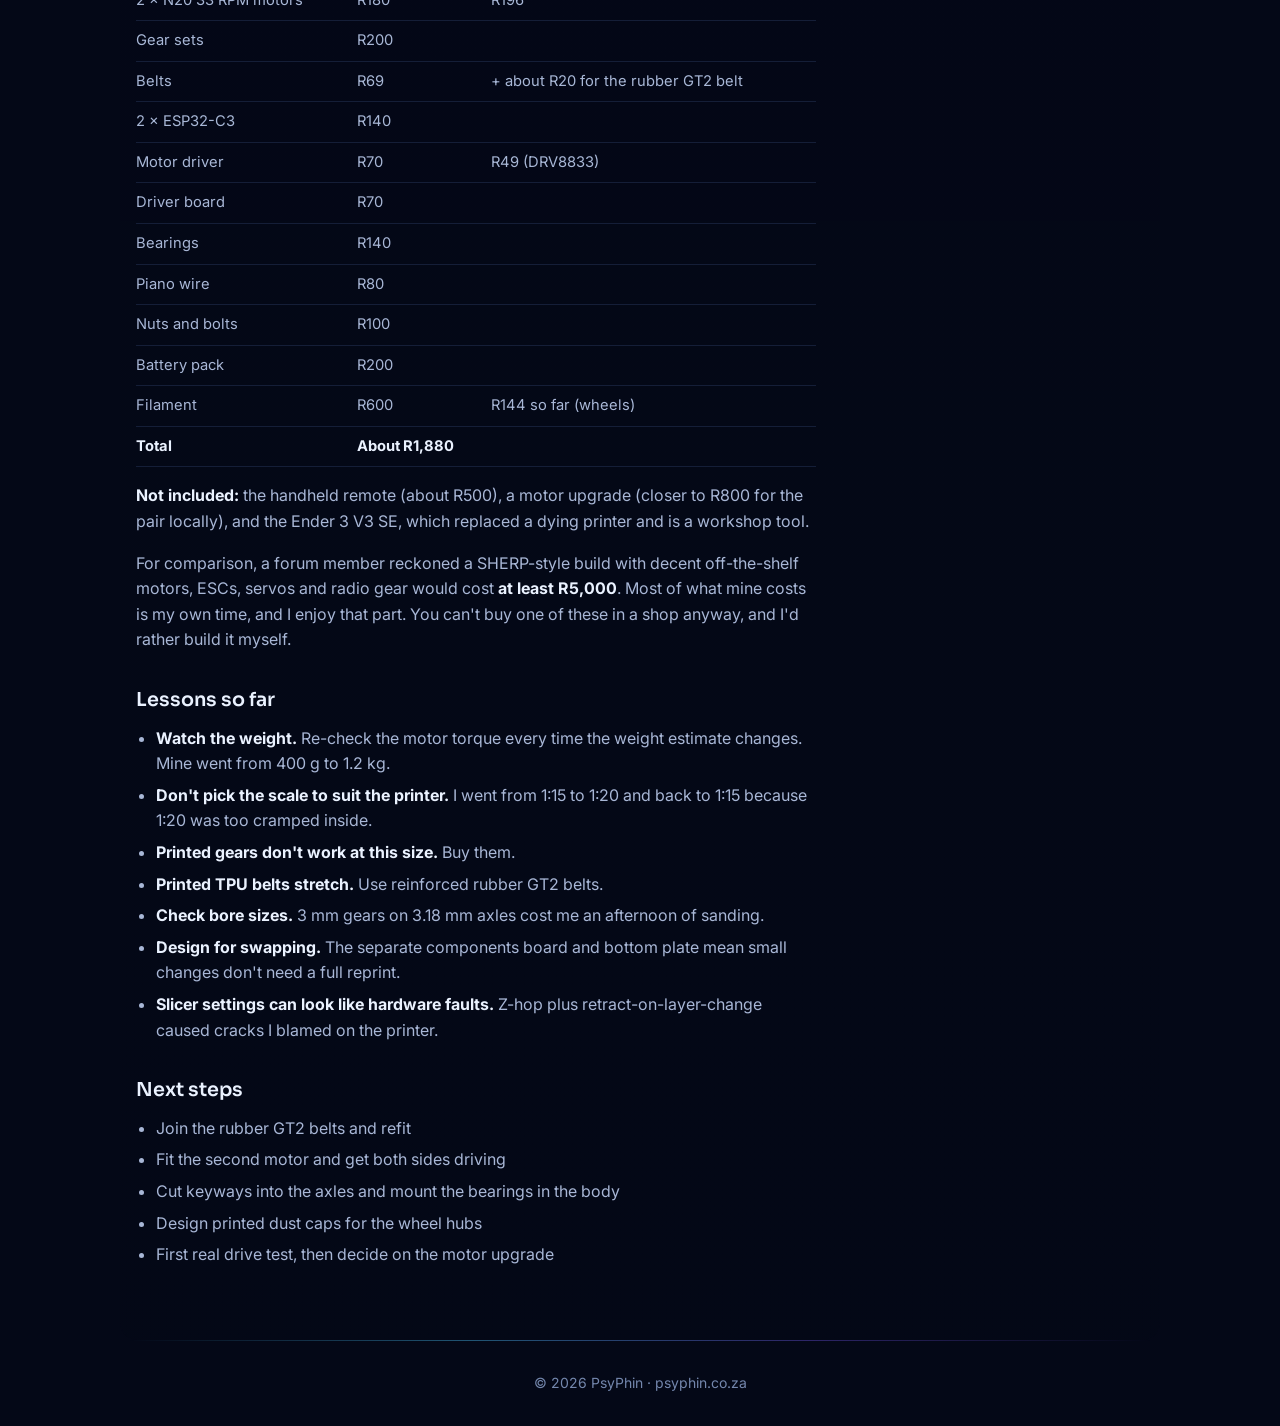
<file: sherp-crawler/index.html>
<!DOCTYPE html>
<html lang="en">
<head>
  <meta charset="utf-8">
  <meta name="viewport" content="width=device-width, initial-scale=1">
  <title>RC SHERP Crawler · PsyPhin</title>
  <meta name="description" content="A scratch-built 1:15 radio-controlled crawler based on the SHERP ATV, designed in Tinkercad, 3D printed in PETG and TPU, and driven by an ESP32.">
  <meta name="theme-color" content="#040817">

  <link rel="canonical" href="https://psyphin.co.za/sherp-crawler/">
  <script type="application/ld+json">
  {
    "@context": "https://schema.org",
    "@type": "TechArticle",
    "headline": "RC SHERP Crawler",
    "description": "A scratch-built 1:15 radio-controlled crawler based on the SHERP ATV, designed in Tinkercad, 3D printed in PETG and TPU, and driven by an ESP32.",
    "url": "https://psyphin.co.za/sherp-crawler/",
    "image": "https://psyphin.co.za/sherp-crawler/img/19-wheels-on-800.jpg",
    "inLanguage": "en-ZA",
    "datePublished": "2026-09-27",
    "dateModified": "2026-10-20",
    "author": {
      "@type": "Organization",
      "name": "PsyPhin",
      "url": "https://psyphin.co.za/"
    },
    "publisher": {
      "@type": "Organization",
      "name": "PsyPhin",
      "url": "https://psyphin.co.za/"
    }
  }
  </script>
  <meta property="og:type" content="website">
  <meta property="og:url" content="https://psyphin.co.za/sherp-crawler/">
  <meta property="og:title" content="RC SHERP Crawler · PsyPhin">
  <meta property="og:description" content="A scratch-built 1:15 radio-controlled crawler based on the SHERP ATV, designed in Tinkercad, 3D printed in PETG and TPU, and driven by an ESP32.">
  <meta property="og:image" content="https://psyphin.co.za/sherp-crawler/img/19-wheels-on-800.jpg">
  <meta name="twitter:card" content="summary_large_image">

  <link rel="icon" href="../favicon.ico" sizes="48x48">
  <link rel="icon" href="../favicon-96x96.png" type="image/png" sizes="96x96">
  <link rel="icon" href="../favicon-192x192.png" type="image/png" sizes="192x192">
  <link rel="apple-touch-icon" href="../apple-touch-icon.png" sizes="180x180">

  <link rel="preconnect" href="https://fonts.googleapis.com">
  <link rel="preconnect" href="https://fonts.gstatic.com" crossorigin>
  <link rel="stylesheet" href="https://fonts.googleapis.com/css2?family=Sora:wght@500;600&family=Inter:wght@400;500&display=swap">
  <link rel="stylesheet" href="../css/style.css">
</head>
<body>
  <a class="skip-link" href="#main">Skip to content</a>

  <header class="site-header">
    <div class="site-header-inner">
      <!-- Brand mark: hidden at the top of the page, shown once you scroll (js/main.js adds body.scrolled) -->
      <a class="brand" href="../index.html" aria-label="PsyPhin home"><img src="../assets/img/brand-64.png" alt="" width="30" height="30"><span>PsyPhin</span></a>
      <nav class="nav" aria-label="Main">
        <a href="../index.html#tools">Tools</a>
        <a href="../index.html#projects">Projects</a>
        <a href="../contact.html">Contact</a>
      </nav>
    </div>
  </header>

  <main id="main">
    <section class="hero hero--compact">
      <a href="../index.html" aria-label="PsyPhin home">
        <picture>
          <source type="image/webp"
                  srcset="../assets/img/logo-480.webp 480w, ../assets/img/logo-800.webp 800w"
                  sizes="(max-width: 480px) 100vw, 440px">
          <img class="hero-logo"
               src="../assets/img/logo-480.jpg"
               srcset="../assets/img/logo-480.jpg 480w, ../assets/img/logo-800.jpg 800w"
               sizes="(max-width: 480px) 100vw, 440px"
               width="1200" height="655"
               alt="PsyPhin logo">
        </picture>
      </a>
    </section>

    <section class="section">
      <!-- Title and tags come from this project's line in ../projects.js (matched by url). -->
      <p class="back-link"><a class="button button--secondary button--plain" href="../index.html">&larr; Back to home</a></p>
      <div class="project-head" data-project="sherp-crawler/"><h1>RC SHERP Crawler</h1></div>

      <!-- Source: E:\Claude_projects\Sherp_Build (sherp-crawler-build-log.md + photo-map.md).
           Images made with tools/optimize-photos.py (sources are small forum copies, so only -800.jpg is kept). -->
      <div class="prose">
        <p class="lead">A radio-controlled crawler designed from scratch and loosely based on the SHERP ATV, the amphibious off-road vehicle with giant, soft, low-pressure tyres.</p>
        <p>Everything is designed in Tinkercad, 3D printed in PETG and TPU, and driven by an ESP32 microcontroller. This page follows the build in date order, including what went wrong and how I fixed it. The community discussion is in the <a href="https://www.4x4community.co.za/forum/showthread.php/389487-4x4-build-thread-(rc)">4x4community.co.za build thread</a>.</p>

        <h3>Where it's at</h3>
        <ul>
          <li><strong>Wheels on, one motor in:</strong> the body, wheels and first motor are fitted, and one side has driven.</li>
          <li><strong>Belts being replaced:</strong> the 3D-printed belts stretched and slip, so real rubber GT2 belts are going in.</li>
          <li><strong>Next:</strong> fit the second motor, get both sides driving, and do the first real drive test before deciding whether the motors need upgrading.</li>
        </ul>

        <figure class="figs">
          <img class="wide" src="img/19-wheels-on-800.jpg" alt="The black 3D-printed crawler body sitting on four chunky black tyres with blue rims, with a marker pen beside it for scale" width="800" height="600" loading="lazy">
        </figure>

        <h3>Why build one?</h3>
        <p>My son loves RC cars, but he gets bored of things quickly, so I wasn't about to spend on a proper one yet. I wanted something biggish, different and fully customisable, where I could change the power, the controls or the body whenever I liked instead of being locked into store-bought parts. That meant 3D printing and DIY electronics.</p>
        <p>I chose the SHERP after seeing one in real life. DCD Protected Mobility has one, which I first saw at an outdoor expo and which has been lent out for search-and-rescue missions. I kept the real SHERP's core principles:</p>
        <ul>
          <li><strong>Skid steering.</strong> There's no steering linkage. Each side is driven at a different speed to turn.</li>
          <li><strong>Belt- or chain-driven solid axles.</strong> Front and rear wheels on each side are linked.</li>
          <li><strong>No suspension.</strong> The soft tyres do the job.</li>
          <li><strong>Low centre of gravity.</strong></li>
        </ul>
        <p>I thought the insides would be easy. Print a few connections, shove in some motors and a battery and that's it. It turned out everything affected everything else. The motor size depends on the weight, the weight depends on the body and wheels, and the wheels have to leave room for everything inside.</p>

        <h3>Build log</h3>

        <h4>1 September: first motor test</h4>
        <p>To get started I bought a cheap test motor with a built-in gearbox, an <strong>N20 micro gearmotor</strong> (6 V, 1:298, 33 RPM, 1.5 kg·cm stall torque). It's cheap, tiny and a standard size, so I can swap it for something faster or stronger later without redesigning everything.</p>
        <figure class="figs">
          <img src="img/01-motor-test-800.jpg" alt="An N20 gearmotor in a blue 3D-printed test mount driving a small wheel" width="450" height="600" loading="lazy">
          <figcaption>The N20 test rig. <a href="https://youtube.com/shorts/EkiAbtufWBc">Video of the motor running</a> at 4 V (it's rated up to 9 V).</figcaption>
        </figure>

        <h4>3 September: scale, wheels and gearing</h4>
        <p><strong>Scale: 1:15, then 1:20.</strong> I originally wanted 1:15, but the parts were too big for my printer bed, so I redesigned at 1:20. I researched the real vehicle's clearance, wheel size and wheelbase and scaled them down, which gave wheels of <strong>90 mm × 30 mm</strong>. The roof ended up slightly lower than scale because of printer limits, but I kept the wheels and main body as close to scale as I could.</p>
        <figure class="figs">
          <img src="img/02-early-design-1-800.jpg" alt="Tinkercad render of an early design: four large treaded wheels around a blue body" width="561" height="425" loading="lazy">
          <img src="img/03-early-design-2-800.jpg" alt="Tinkercad render of an early chassis: a red and blue floor pan between four large wheels" width="427" height="492" loading="lazy">
          <figcaption>Early 1:20 design iterations in Tinkercad.</figcaption>
        </figure>
        <p><strong>Drivetrain layout.</strong> I played with a few ideas for copying the real drivetrain, but the real SHERP uses clutches and brakes to steer, which wasn't going to work at this scale. So I settled on <strong>two motors, one per side</strong>.</p>
        <figure class="figs">
          <a class="video" href="https://www.youtube.com/watch?v=R5urUB5ClUg" target="_blank" rel="noopener" aria-label="the early chassis turning in a Tinkercad animation (video, opens YouTube in a new tab)"><img src="img/video-R5urUB5ClUg.jpg" alt="Tinkercad animation of the early chassis turning on its four big wheels" width="480" height="270" loading="lazy"></a>
          <figcaption>Video: the early chassis turning in a Tinkercad animation</figcaption>
        </figure>
        <p><strong>Gearing.</strong> My first try was 3D-printed gears. At this small size they just didn't work.</p>
        <figure class="figs">
          <img src="img/05-printed-gear-800.jpg" alt="A blue 3D-printed gear train on a test base, with visibly rough teeth" width="584" height="386" loading="lazy">
          <figcaption>The printed gears, which I scrapped.</figcaption>
        </figure>
        <p>I switched to bought gears: <strong>Tamiya Module 0.6, 18T on the motor driving 29T on the axle</strong>, with a pulley linking to the other axle. I'd been aiming for 3:1, but this was what the shop had.</p>
        <figure class="figs">
          <img src="img/06-gear-concept-800.jpg" alt="Tinkercad render of the inside of the body with an N20 motor and gears at each end" width="773" height="609" loading="lazy">
          <figcaption>Gear and pulley concept.</figcaption>
        </figure>
        <figure class="figs">
          <a class="video" href="https://www.youtube.com/watch?v=7lt6-QjoEU8" target="_blank" rel="noopener" aria-label="the N20 motor driving the gears on a test mount (3 September) (video, opens YouTube in a new tab)"><img src="img/video-7lt6-QjoEU8.jpg" alt="The N20 motor turning white gears on a blue 3D-printed test mount, powered from a bench supply" width="480" height="270" loading="lazy"></a>
          <figcaption>Video: the N20 motor driving the gears on a test mount (3 September)</figcaption>
        </figure>
        <p>On paper that gave about <strong>3× the torque needed</strong>, roughly 1 kg of pulling force and about 0.5 km/h top speed. The axles are <strong>3.18 mm (1/8") piano wire</strong> with two bearings per axle. The estimated weight at this point was <strong>about 700 g</strong>.</p>
        <p><strong>Community input:</strong> a member pointed out that the motor's torque figure is interpolated rather than measured, and that I should allow about 30% loss through the gears and belts. Even so, grip would run out before the motor did. Another member warned that 1:20 might be too small for proper off-roading clearance, which turned out to be right.</p>

        <h4>4 September: how to link the axles</h4>
        <p>A forum member suggested a nice layout for an amphibious build. The motors sit low inside the body and drive belts <strong>up to a shaft near the roof</strong>, which then drives an outside belt down to both wheels with a tensioner. The only holes through the hull would then be high above the waterline.</p>
        <figure class="figs">
          <img class="wide" src="img/07-belt-concept-800.jpg" alt="Line sketch of two wheels with belts running up to a high shaft between them" width="800" height="347" loading="lazy">
          <figcaption>My rough sketch of the high-mounted belt idea.</figcaption>
        </figure>
        <p>Someone also suggested <strong>four motors, one per wheel</strong>. I considered it, but the motor drivers I know handle two motors at most, and all four would need to run at exactly the same speed or the wheels would fight each other.</p>
        <p>In the end I didn't use it. A 6 mm GT2 belt was the narrowest I could easily get, which made the high-mounted layout messy, and adding a tensioner was tricky. So I went with a <strong>direct fit instead, using a 232 mm, 6 mm GT2 belt on 20T pulleys with 3.17 mm bores</strong>. No single shop had every part, so I bought them as I passed through each area.</p>
        <figure class="figs">
          <img class="wide" src="img/08-direct-belt-800.jpg" alt="Tinkercad renders of the direct-fit layout: a pulley inside the body and a belt linking the front and rear wheels" width="800" height="363" loading="lazy">
          <figcaption>Direct-fit belt layout.</figcaption>
        </figure>

        <h4>7 September: TPU tyres</h4>
        <p>I printed the first <strong>TPU tyres</strong>. The idea is that they deform a bit under the vehicle's weight (estimated at about 1.2 kg by then) and act as the suspension. I'm not sold on the beadlock rims yet and might drop them in a later version.</p>
        <figure class="figs">
          <img src="img/09-tpu-tyre-1-800.jpg" alt="A black TPU tyre with deep treads on a blue rim" width="450" height="600" loading="lazy">
          <img src="img/10-tpu-tyre-2-800.jpg" alt="The motor gearbox held next to a printed tyre" width="800" height="558" loading="lazy">
        </figure>

        <h4>10 September: the weight problem, and back to 1:15</h4>
        <p>While working out filament quantities for costing, I realised how heavy this had become:</p>
        <ul>
          <li>Going back to <strong>1:15</strong> (because everything at 1:20 was just too tight inside) added about <strong>800 g</strong>.</li>
          <li>The <strong>wheels and rims alone weighed 532 g</strong>.</li>
          <li>I had sized the motors for <strong>400 g</strong>, and the vehicle was now around <strong>1.2 kg</strong>. The N20s would stall at maximum load.</li>
        </ul>
        <p>My options were:</p>
        <ol>
          <li><strong>Cut weight.</strong> Probably not much to gain here, maybe 100 g from thinner walls and less infill.</li>
          <li><strong>Use RC-style torque motors.</strong> These have no built-in gearbox, so I'd need another reduction stage, and I had no idea where they'd fit.</li>
          <li><strong>Upgrade slightly to a 25 mm planetary gearmotor, 77 RPM, 6 V.</strong> It would be pushing the limits, but it should fit mounted perpendicular and meets my torque and speed targets.</li>
        </ol>
        <p>Either upgrade also needs a bigger motor driver.</p>
        <p>A forum member suggested putting the motors up in the side "sponson" boxes so the heavier batteries could lie flat on the floor, lowering the centre of gravity. He also suggested making some inner areas solid, since most of a print's weight is in the surface layers.</p>
        <figure class="figs">
          <img src="img/12-motor-placement-1-800.jpg" alt="Tinkercad render comparing the current small motors with newer, larger ones being fit-tested inside the body" width="800" height="646" loading="lazy">
          <img src="img/13-motor-placement-2-800.jpg" alt="Tinkercad render with motors raised into the side boxes and batteries lying on the floor" width="760" height="800" loading="lazy">
          <figcaption>Motor placement sketches.</figcaption>
        </figure>

        <h4>11 September: inside belts and a shell mockup</h4>
        <p>Someone on the forum suggested running the belts <strong>inside</strong> the body with an idler pulley. That keeps the floor clear for the batteries and makes it easier to use a standard-length belt. Belts on the outside would have forced the wheels too far out and ruined the shape. The batteries won't need to come out, because I'm building in a charger.</p>
        <figure class="figs">
          <img src="img/14-inside-belt-1-800.jpg" alt="Tinkercad render of the drivetrain with belts running inside the body over an idler pulley" width="800" height="576" loading="lazy">
          <img src="img/15-inside-belt-2-800.jpg" alt="Angled Tinkercad view of the inside-belt layout with motors, batteries and wheels" width="800" height="527" loading="lazy">
          <figcaption>Inside belts with an idler pulley.</figcaption>
        </figure>
        <p>I also printed a <strong>mockup of the shell</strong> for weight planning and to try ideas in real life. Proper GT2 belts were on order from China.</p>
        <figure class="figs">
          <a class="video" href="https://www.youtube.com/watch?v=V7XB4yDnorY" target="_blank" rel="noopener" aria-label="the shell design doing a skid turn in a Tinkercad animation (video, opens YouTube in a new tab)"><img src="img/video-V7XB4yDnorY.jpg" alt="Tinkercad animation of the grey body shell on its wheels doing a skid turn" width="480" height="270" loading="lazy"></a>
          <figcaption>Video: the shell design doing a skid turn in a Tinkercad animation</figcaption>
        </figure>

        <h4>16 September: final wheels</h4>
        <p>TPU prints slowly, so each tyre took <strong>about 15 hours</strong>. A few didn't come out perfectly, but they're good enough for a prototype.</p>
        <ul>
          <li><strong>R29 per tyre and R7 per rim: R144 for the full set of four</strong></li>
          <li><strong>328 g for all four</strong>, down from 532 g for the first versions</li>
        </ul>
        <p>TPU settings that worked: 8% infill, retraction off, 25 mm/s, 100% cooling fan. The rim bore is 57 mm rather than the scale-accurate 42.3 mm, because that made it easier to put together.</p>
        <figure class="figs">
          <img src="img/16-wheel-set-800.jpg" alt="Four finished black TPU tyres on blue rims, stacked in two pairs" width="800" height="600" loading="lazy">
          <figcaption>The finished wheel set.</figcaption>
        </figure>

        <h4>20 September: body, components board and first belt test</h4>
        <p><strong>Thin-shell body.</strong> I printed the body as a thin shell. It developed some cracks, but it's the prototype body and I'll use it until it fails.</p>
        <figure class="figs">
          <img src="img/17-body-print-800.jpg" alt="The grey body shell printing on the 3D printer's bed" width="800" height="600" loading="lazy">
          <figcaption>The prototype body printing.</figcaption>
        </figure>
        <p><strong>Removable components board.</strong> I cut out a section in the middle of the body so the components board prints separately. If I want to change the layout, I only reprint that board instead of the whole body.</p>
        <p><strong>Parts arrive, and the axles don't fit.</strong> The cheap gears and belts from China turned out to be surprisingly good quality. But the gears came with <strong>3 mm bores and my axles are 3.18 mm</strong>. Drilling out the gears didn't work, so I <strong>sanded the axles down</strong> instead.</p>
        <p><strong>Printed TPU belts.</strong> I printed the belts in TPU at exactly <strong>296 mm</strong>, the right length for my 128 mm axle spacing with 20T pulleys. For this first test all the wheels are joined to one motor just to prove the belt run. In the final build, this motor will only drive the right-hand wheels, and a second motor at the bottom will drive the left.</p>
        <figure class="figs">
          <a class="video" href="https://www.youtube.com/watch?v=OcPXJzV2oLc" target="_blank" rel="noopener" aria-label="first test of the axles with the printed belts (video, opens YouTube in a new tab)"><img src="img/video-OcPXJzV2oLc.jpg" alt="Both axles turning together on the 3D-printed TPU belts, driven by one N20 motor" width="480" height="270" loading="lazy"></a>
          <figcaption>Video: first test of the axles with the printed belts</figcaption>
        </figure>
        <p>Next steps at this point were to cut a keyway into the axles so the wheels lock on, mount the bearings in the body, and fit the components board. I'm sticking with the N20s for now because I already have them. If they turn out too weak, I'll fit the larger motors then.</p>
        <p><strong>Printer problems.</strong> Around this time, big prints (including the body) started showing <strong>horizontal cracks every 13–15 mm</strong>, bad enough to snap supports and force me to abort an <strong>18-hour print</strong>. My old Anet E10 was dying anyway, so I replaced it with a <strong>Creality Ender 3 V3 SE</strong>. The cracks came back even on a plain calibration cube, which pointed at the slicer rather than the printer. The cause was <strong>Z-hop combined with retract-on-layer-change in Creality Print</strong>. Turning both off (and slicing in Cura) fixed it.</p>

        <h4>25 September: wheels on, motor in</h4>
        <p>Wheels are on and the motor is fitted on one side.</p>
        <figure class="figs">
          <img src="img/20-motor-seating-800.jpg" alt="Looking down into the body at the N20 motor and gears seated on the bottom plate" width="450" height="600" loading="lazy">
          <img src="img/21-belt-run-inside-800.jpg" alt="Inside the body, the motor and the belt running between the axles" width="450" height="600" loading="lazy">
          <img src="img/22-belt-and-motor-800.jpg" alt="Close-up of the belt, pulleys and motor inside the body" width="800" height="600" loading="lazy">
          <figcaption>Motor seating and the belt run.</figcaption>
        </figure>
        <p><strong>Swappable build plate.</strong> I made a swappable plate at the bottom so I can change the motor seating without reprinting the whole model. I forgot a support and it didn't fit, but the test still showed up some defects worth fixing.</p>
        <p><strong>The belt problem.</strong> The TPU belt stretched and now jumps teeth on the pulley, so for now it's "1.3-wheel drive". Real GT2 belts have fibreglass or Kevlar cords inside to stop them stretching, and TPU doesn't. An idler probably won't help, because the TPU just keeps stretching.</p>
        <p><strong>Fix:</strong> I bought a <strong>roughly 900 mm real rubber GT2 belt from China for about R20</strong>. I'll cut and join it into two 296 mm loops, one per side, and keep the printed belts as spares.</p>
        <figure class="figs">
          <img src="img/23-gt2-belt-teeth-800.jpg" alt="Close-up of a black GT2 belt's teeth" width="800" height="600" loading="lazy">
          <img src="img/24-rubber-gt2-belt-800.jpg" alt="The long black rubber GT2 belt laid out in a loop" width="450" height="600" loading="lazy">
          <figcaption>The rubber GT2 belt that replaces the printed ones.</figcaption>
        </figure>

        <h3>Electronics</h3>
        <div class="table-wrap">
          <table>
            <thead><tr><th>Part</th><th>Choice</th><th>Notes</th></tr></thead>
            <tbody>
              <tr><td>Controller</td><td>ESP32-C3</td><td>Runs the tank mixing and motor control</td></tr>
              <tr><td>Transmitter</td><td>Second ESP32-C3</td><td>Handheld unit, linked over ESP-NOW</td></tr>
              <tr><td>Motor driver</td><td>DRV8833 dual driver</td><td>R49, 1.2 A continuous / 2 A peak per channel</td></tr>
              <tr><td>Battery</td><td>4 × 18650 in 2S2P</td><td>Built-in USB-C 2S charger/BMS, so the cells never need removing</td></tr>
              <tr><td>ESP32 power</td><td>Buck converter</td><td>Steps the battery voltage down</td></tr>
            </tbody>
          </table>
        </div>
        <p>Skid-steer mixing is done in code:</p>
<pre><code>left  = throttle + steering
right = throttle - steering</code></pre>

        <h3>The motor question (still open)</h3>
        <p>The crawler currently runs <strong>N20 33 RPM 6 V motors</strong>. They're light (about 9 g each), run cool and draw only 0.2 A at stall, but they were sized for a 400 g vehicle.</p>
        <div class="table-wrap">
          <table>
            <thead><tr><th>Option</th><th>For</th><th>Against</th></tr></thead>
            <tbody>
              <tr><td>Stay on N20 33 RPM</td><td>Already fitted, cheap</td><td>Not much torque to spare at 1.1–1.2 kg, and slow</td></tr>
              <tr><td>Pololu HP N20 (150:1 / 380:1)</td><td>Same size, drop-in</td><td>About R1,000–1,300 landed after import</td></tr>
              <tr><td>25 mm planetary / JGA25-370, 77 RPM</td><td>6.2 kg·cm stall, available locally</td><td>89 g each, 1.8 A stall is close to the DRV8833's limit, needs new mounts</td></tr>
              <tr><td>JGA25-370 130 RPM, Tamiya 540, Reedy Radon 2 550</td><td>Evaluated</td><td>Speed, size, weight or fitting drawbacks</td></tr>
            </tbody>
          </table>
        </div>
        <p>The plan is to see how the N20s actually perform once both sides are driving, then decide.</p>

        <h3>What it costs</h3>
        <p>My parts plan, with actual prices filled in where I have them:</p>
        <div class="table-wrap">
          <table>
            <thead><tr><th>Item</th><th>Planned</th><th>Actual so far</th></tr></thead>
            <tbody>
              <tr><td>2 × N20 33 RPM motors</td><td>R180</td><td>R196</td></tr>
              <tr><td>Gear sets</td><td>R200</td><td></td></tr>
              <tr><td>Belts</td><td>R69</td><td>+ about R20 for the rubber GT2 belt</td></tr>
              <tr><td>2 × ESP32-C3</td><td>R140</td><td></td></tr>
              <tr><td>Motor driver</td><td>R70</td><td>R49 (DRV8833)</td></tr>
              <tr><td>Driver board</td><td>R70</td><td></td></tr>
              <tr><td>Bearings</td><td>R140</td><td></td></tr>
              <tr><td>Piano wire</td><td>R80</td><td></td></tr>
              <tr><td>Nuts and bolts</td><td>R100</td><td></td></tr>
              <tr><td>Battery pack</td><td>R200</td><td></td></tr>
              <tr><td>Filament</td><td>R600</td><td>R144 so far (wheels)</td></tr>
              <tr><td><strong>Total</strong></td><td><strong>About R1,880</strong></td><td></td></tr>
            </tbody>
          </table>
        </div>
        <p><strong>Not included:</strong> the handheld remote (about R500), a motor upgrade (closer to R800 for the pair locally), and the Ender 3 V3 SE, which replaced a dying printer and is a workshop tool.</p>
        <p>For comparison, a forum member reckoned a SHERP-style build with decent off-the-shelf motors, ESCs, servos and radio gear would cost <strong>at least R5,000</strong>. Most of what mine costs is my own time, and I enjoy that part. You can't buy one of these in a shop anyway, and I'd rather build it myself.</p>

        <h3>Lessons so far</h3>
        <ul>
          <li><strong>Watch the weight.</strong> Re-check the motor torque every time the weight estimate changes. Mine went from 400 g to 1.2 kg.</li>
          <li><strong>Don't pick the scale to suit the printer.</strong> I went from 1:15 to 1:20 and back to 1:15 because 1:20 was too cramped inside.</li>
          <li><strong>Printed gears don't work at this size.</strong> Buy them.</li>
          <li><strong>Printed TPU belts stretch.</strong> Use reinforced rubber GT2 belts.</li>
          <li><strong>Check bore sizes.</strong> 3 mm gears on 3.18 mm axles cost me an afternoon of sanding.</li>
          <li><strong>Design for swapping.</strong> The separate components board and bottom plate mean small changes don't need a full reprint.</li>
          <li><strong>Slicer settings can look like hardware faults.</strong> Z-hop plus retract-on-layer-change caused cracks I blamed on the printer.</li>
        </ul>

        <h3>Next steps</h3>
        <ul>
          <li>Join the rubber GT2 belts and refit</li>
          <li>Fit the second motor and get both sides driving</li>
          <li>Cut keyways into the axles and mount the bearings in the body</li>
          <li>Design printed dust caps for the wheel hubs</li>
          <li>First real drive test, then decide on the motor upgrade</li>
        </ul>
      </div>
    </section>
  </main>

  <footer class="site-footer">
    <p>&copy; <span id="year">2026</span> PsyPhin &middot; psyphin.co.za</p>
  </footer>

  <script src="../projects.js"></script>
  <script src="../js/circuit.js"></script>
  <script src="../js/main.js"></script>
  <!-- GoatCounter: cookie-free visitor stats at https://psyphin.goatcounter.com/ -->
  <script data-goatcounter="https://psyphin.goatcounter.com/count" async src="//gc.zgo.at/count.js"></script>
</body>
</html>
</file>
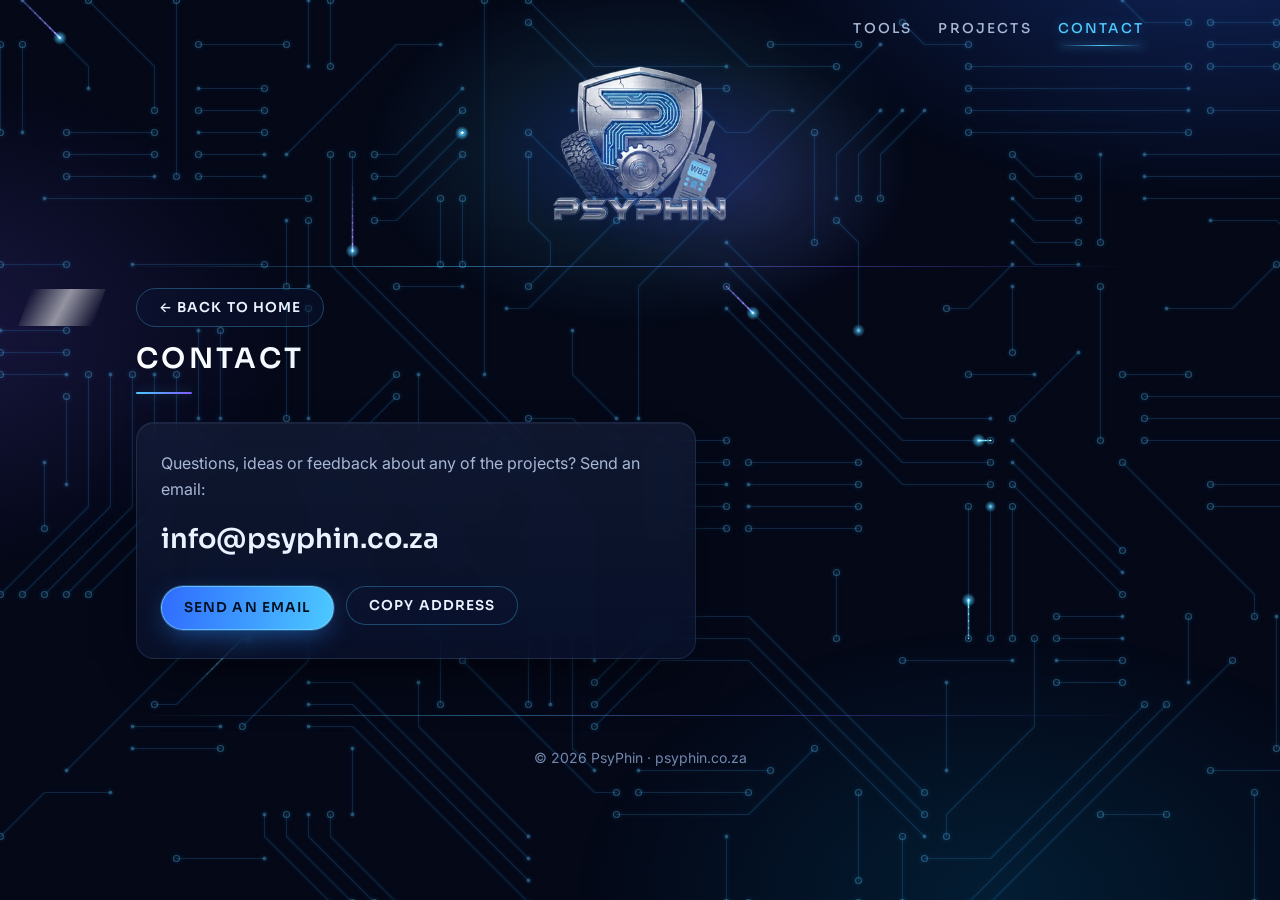
<file: contact.html>
<!DOCTYPE html>
<html lang="en">
<head>
  <meta charset="utf-8">
  <meta name="viewport" content="width=device-width, initial-scale=1">
  <title>Contact · PsyPhin</title>
  <meta name="description" content="Get in touch with PsyPhin about the free driving and 4x4 tools or the build projects. Questions, corrections and ideas for new tools are welcome.">
  <meta name="theme-color" content="#040817">

  <link rel="canonical" href="https://psyphin.co.za/contact.html">
  <script type="application/ld+json">
  {
    "@context": "https://schema.org",
    "@type": "ContactPage",
    "name": "Contact PsyPhin",
    "url": "https://psyphin.co.za/contact.html",
    "description": "Get in touch with PsyPhin about the free driving and 4x4 tools or the build projects. Questions, corrections and ideas for new tools are welcome.",
    "publisher": {
      "@type": "Organization",
      "name": "PsyPhin",
      "url": "https://psyphin.co.za/"
    }
  }
  </script>
  <meta property="og:type" content="website">
  <meta property="og:url" content="https://psyphin.co.za/contact.html">
  <meta property="og:title" content="Contact · PsyPhin">
  <meta property="og:description" content="Get in touch with PsyPhin about the free driving and 4x4 tools or the build projects. Questions, corrections and ideas for new tools are welcome.">
  <meta property="og:image" content="https://psyphin.co.za/assets/img/og-image.jpg">
  <meta name="twitter:card" content="summary_large_image">

  <link rel="icon" href="favicon.ico" sizes="48x48">
  <link rel="icon" href="favicon-96x96.png" type="image/png" sizes="96x96">
  <link rel="icon" href="favicon-192x192.png" type="image/png" sizes="192x192">
  <link rel="apple-touch-icon" href="apple-touch-icon.png" sizes="180x180">

  <link rel="preconnect" href="https://fonts.googleapis.com">
  <link rel="preconnect" href="https://fonts.gstatic.com" crossorigin>
  <link rel="stylesheet" href="https://fonts.googleapis.com/css2?family=Sora:wght@500;600&family=Inter:wght@400;500&display=swap">
  <link rel="stylesheet" href="css/style.css">
</head>
<body>
  <a class="skip-link" href="#main">Skip to content</a>

  <header class="site-header">
    <div class="site-header-inner">
      <!-- Brand mark: hidden at the top of the page, shown once you scroll (js/main.js adds body.scrolled) -->
      <a class="brand" href="index.html" aria-label="PsyPhin home"><img src="assets/img/brand-64.png" alt="" width="30" height="30"><span>PsyPhin</span></a>
      <nav class="nav" aria-label="Main">
        <a href="index.html#tools">Tools</a>
        <a href="index.html#projects">Projects</a>
        <a href="contact.html" aria-current="page">Contact</a>
      </nav>
    </div>
  </header>

  <main id="main">
    <section class="hero hero--compact">
      <a href="index.html" aria-label="PsyPhin home">
        <picture>
          <source type="image/webp"
                  srcset="assets/img/logo-480.webp 480w, assets/img/logo-800.webp 800w"
                  sizes="(max-width: 530px) 60vw, 320px">
          <img class="hero-logo"
               src="assets/img/logo-480.jpg"
               srcset="assets/img/logo-480.jpg 480w, assets/img/logo-800.jpg 800w"
               sizes="(max-width: 530px) 60vw, 320px"
               width="1200" height="655"
               alt="PsyPhin logo">
        </picture>
      </a>
    </section>

    <section class="section">
      <p class="back-link"><a class="button button--secondary button--plain" href="index.html">&larr; Back to home</a></p>
      <h1>Contact</h1>
      <div class="contact-card">
        <!-- Edit this line if you want different wording -->
        <p>Questions, ideas or feedback about any of the projects? Send an email:</p>
        <!-- The address is assembled by js/main.js from data-user + data-domain, so it never
             appears as a plain "name@domain" in the HTML for spam bots to harvest. -->
        <a class="contact-email" data-user="info" data-domain="psyphin.co.za" data-email="text">info [at] psyphin.co.za</a>
        <div class="contact-actions">
          <a class="button button--plain" data-user="info" data-domain="psyphin.co.za">Send an email</a>
          <button class="button button--plain button--secondary" type="button" data-user="info" data-domain="psyphin.co.za">Copy address</button>
        </div>
      </div>
    </section>
  </main>

  <footer class="site-footer">
    <p>&copy; <span id="year">2026</span> PsyPhin &middot; psyphin.co.za</p>
  </footer>

  <script src="js/circuit.js"></script>
  <script src="js/main.js"></script>
  <!-- GoatCounter: cookie-free visitor stats at https://psyphin.goatcounter.com/ -->
  <script data-goatcounter="https://psyphin.goatcounter.com/count" async src="//gc.zgo.at/count.js"></script>
</body>
</html>
</file>
<file: css/style.css>
/* "Deep space" look, shared with fuel.psyphin.co.za (since 2026-10-18): navy page,
   drifting blue/violet light, a glowing circuit board (js/circuit.js), glass cards
   and cyan glow. */
:root {
  --bg: #040817;
  --surface: #0b1330;
  --surface-2: #101a3c;
  --glass: rgba(11, 19, 48, 0.58);
  --border: rgba(120, 170, 255, 0.14);
  --metal-light: #eaf2ff;
  --metal: #a8b7d6;
  --metal-dark: #7487ad;
  --text: #eaf2ff;
  --text-muted: #a8b7d6;
  --accent: #4cc9ff;
  --accent-strong: #2f6bff;
  --accent-glow: rgba(76, 201, 255, 0.35);
  --violet: #7c5cff;
  --green: #2ee6a6;
  --amber: #ffc857;
  --radius: 18px;
  --max-width: 1040px;
  --font-body: "Inter", system-ui, -apple-system, "Segoe UI", Roboto, sans-serif;
  --font-display: "Sora", "Inter", system-ui, sans-serif;
}

*,
*::before,
*::after {
  box-sizing: border-box;
}

html {
  scroll-behavior: smooth;
}

body {
  position: relative;
  margin: 0;
  background: var(--bg);
  color: var(--text);
  font-family: var(--font-body);
  font-size: 1rem;
  line-height: 1.6;
  -webkit-font-smoothing: antialiased;
  overflow-x: hidden;
}

a {
  color: var(--accent);
}

::selection {
  background: rgba(76, 201, 255, 0.35);
  color: #fff;
}

img {
  max-width: 100%;
  height: auto;
  display: block;
}

.skip-link {
  position: absolute;
  left: -9999px;
}

.skip-link:focus {
  left: 16px;
  top: 16px;
  z-index: 10;
  padding: 8px 14px;
  background: var(--surface);
  border-radius: 8px;
}

:focus-visible {
  outline: 2px solid var(--accent);
  outline-offset: 3px;
}

/* Fixed layers behind the whole page, the same on every PsyPhin site (change them
   together): a glowing circuit board and slow-drifting pools of blue and violet
   light. js/circuit.js draws the circuit on two canvases (.circuit-fx) and adds
   .fx-circuit to <html>, which hides the static fallback tile in body::before. */
body::before,
body::after {
  content: "";
  position: fixed;
  inset: 0;
  z-index: -1;
  pointer-events: none;
}

body::before {
  background-image: url("data:image/svg+xml,%3Csvg xmlns='http://www.w3.org/2000/svg' width='180' height='180' fill='none'%3E%3Cfilter id='g' filterUnits='userSpaceOnUse' x='-20' y='-20' width='220' height='220'%3E%3CfeGaussianBlur stdDeviation='1.8' result='b'/%3E%3CfeMerge%3E%3CfeMergeNode in='b'/%3E%3CfeMergeNode in='SourceGraphic'/%3E%3C/feMerge%3E%3C/filter%3E%3Cg filter='url(%23g)'%3E%3Cg stroke='%233fb6ff' stroke-opacity='0.18' stroke-width='1.1'%3E%3Cpath d='M0 40h46l18 18h44M108 58v42l18 18h54M24 180v-44l18-18h34M180 22h-34L124 0M76 118v-20l-14-14H0M146 180v-26l12-12h22'/%3E%3C/g%3E%3Cg stroke='%235cc8ff' stroke-opacity='0.38'%3E%3Ccircle cx='108' cy='58' r='2.6'/%3E%3Ccircle cx='76' cy='118' r='2.6'/%3E%3Ccircle cx='146' cy='22' r='2.6'/%3E%3Ccircle cx='146' cy='154' r='2.6'/%3E%3C/g%3E%3C/g%3E%3C/svg%3E");
}

.fx-circuit body::before {
  display: none;
}

body::after {
  z-index: -2;
  inset: -20%;
  background:
    radial-gradient(38% 32% at 82% 8%, rgba(47, 107, 255, 0.3), transparent 70%),
    radial-gradient(30% 28% at 10% 40%, rgba(124, 92, 255, 0.18), transparent 70%),
    radial-gradient(34% 30% at 70% 85%, rgba(0, 180, 255, 0.12), transparent 70%);
  animation: aurora 38s ease-in-out infinite alternate;
}

@keyframes aurora {
  0% { transform: translate3d(0, 0, 0) scale(1); }
  50% { transform: translate3d(-4%, 3%, 0) scale(1.06); }
  100% { transform: translate3d(3%, -2%, 0) scale(1.02); }
}

.circuit-fx {
  position: fixed;
  top: 0;
  left: 0;
  z-index: -1;
  pointer-events: none;
}

/* Header */

.site-header {
  position: sticky;
  top: 0;
  z-index: 20;
  border-bottom: 1px solid transparent;
  transition: background-color 0.3s, border-color 0.3s, box-shadow 0.3s;
}

body.scrolled .site-header {
  background: rgba(4, 8, 23, 0.78);
  -webkit-backdrop-filter: blur(12px) saturate(140%);
  backdrop-filter: blur(12px) saturate(140%);
  border-bottom-color: rgba(76, 201, 255, 0.22);
  box-shadow: 0 8px 30px -12px rgba(0, 0, 0, 0.7);
}

.site-header-inner {
  display: flex;
  align-items: center;
  justify-content: space-between;
  max-width: var(--max-width);
  margin: 0 auto;
  padding: 14px 16px;
}

.brand {
  display: flex;
  align-items: center;
  gap: 10px;
  text-decoration: none;
  opacity: 0;
  visibility: hidden;
  transform: translateY(-4px);
  transition: opacity 0.3s, transform 0.3s, visibility 0.3s;
}

body.scrolled .brand {
  opacity: 1;
  visibility: visible;
  transform: none;
}

.brand img {
  width: 30px;
  height: 30px;
  border-radius: 6px;
  mix-blend-mode: lighten;
}

.brand span {
  font-family: var(--font-display);
  font-weight: 600;
  font-size: 1rem;
  letter-spacing: 0.14em;
  text-transform: uppercase;
  color: var(--metal-light);
}

/* Anchored sections land below the pinned header */
.section {
  scroll-margin-top: 64px;
}

.nav {
  display: flex;
  gap: 26px;
}

.nav a {
  position: relative;
  color: var(--metal);
  text-decoration: none;
  font-family: var(--font-display);
  font-weight: 500;
  font-size: 0.85rem;
  letter-spacing: 0.16em;
  text-transform: uppercase;
  transition: color 0.2s, text-shadow 0.2s;
}

.nav a::after {
  content: "";
  position: absolute;
  left: 0;
  right: 0;
  bottom: -6px;
  height: 1px;
  background: linear-gradient(90deg, transparent, var(--accent), transparent);
  box-shadow: 0 0 8px var(--accent);
  transform: scaleX(0);
  transition: transform 0.25s ease;
}

.nav a:hover,
.nav a[aria-current="page"] {
  color: var(--accent);
  text-shadow: 0 0 12px var(--accent-glow);
}

.nav a:hover::after,
.nav a[aria-current="page"]::after {
  transform: scaleX(1);
}

/* Hero */

.hero {
  position: relative;
  max-width: var(--max-width);
  margin: 0 auto;
  padding: 0 16px 20px;
  text-align: center;
  overflow-x: clip; /* the glow is wider than a phone screen */
}

.hero::before {
  content: "";
  position: absolute;
  top: 45%;
  left: 50%;
  width: min(700px, 130%);
  height: 420px;
  transform: translate(-50%, -50%);
  z-index: -1;
  pointer-events: none;
  background:
    radial-gradient(ellipse at center, rgba(47, 107, 255, 0.28), rgba(76, 201, 255, 0.08) 40%, transparent 70%),
    radial-gradient(ellipse 40% 50% at 70% 60%, rgba(124, 92, 255, 0.14), transparent 70%);
  animation: glow-in 1.8s ease-out both, breathe 9s ease-in-out 1.8s infinite;
}

.hero--compact::before {
  height: 360px;
  width: min(560px, 120%);
}

@keyframes glow-in {
  from { opacity: 0; }
  to { opacity: 1; }
}

@keyframes breathe {
  0%, 100% { opacity: 1; }
  50% { opacity: 0.7; }
}

.hero-logo {
  /* "screen" blending makes the logo's black background transparent over the glow */
  mix-blend-mode: screen;
  width: 70%;
  max-width: 420px;
  margin: 0 auto;
  /* Feather the image edges so the logo's black background melts into the page */
  -webkit-mask-image: linear-gradient(90deg, transparent, #000 6%, #000 94%, transparent), linear-gradient(transparent, #000 5%, #000 95%, transparent);
  -webkit-mask-composite: source-in;
  mask-image: linear-gradient(90deg, transparent, #000 6%, #000 94%, transparent), linear-gradient(transparent, #000 5%, #000 95%, transparent);
  mask-composite: intersect;
  animation: rise 1s ease-out both;
}

.hero--compact {
  padding-bottom: 32px;
}

.hero--compact .hero-logo {
  width: 60%;
  max-width: 320px;
}

/* Sections */

/* The first section sits close under the hero logo. */
.hero + .section {
  padding-top: 28px;
}

.section {
  position: relative;
  max-width: var(--max-width);
  margin: 0 auto;
  padding: 56px 16px;
}

/* A glowing line across the top of each section. */
.section::before {
  content: "";
  position: absolute;
  top: 0;
  left: 16px;
  right: 16px;
  height: 1px;
  background: linear-gradient(90deg, transparent, rgba(76, 201, 255, 0.45) 30%, rgba(124, 92, 255, 0.4) 70%, transparent);
}

.section h1,
.section h2 {
  margin: 0 0 28px;
  font-family: var(--font-display);
  font-size: 1.75rem;
  font-weight: 600;
  letter-spacing: 0.12em;
  text-transform: uppercase;
  background: linear-gradient(100deg, #ffffff 0%, #d6ecff 40%, #7fd6ff 75%, #8f7bff 100%);
  -webkit-background-clip: text;
  background-clip: text;
  color: transparent;
}

.section h1::after,
.section h2::after {
  content: "";
  display: block;
  width: 56px;
  height: 2px;
  margin-top: 10px;
  background: linear-gradient(90deg, var(--accent), var(--violet));
  box-shadow: 0 0 12px var(--accent-glow);
  border-radius: 2px;
}

/* Project pages: a dark band behind the text so the circuit doesn't run through it. */
.section:has(.prose) {
  background: linear-gradient(180deg, rgba(4, 8, 23, 0.74), rgba(4, 8, 23, 0.62));
  border-radius: var(--radius);
}

/* Project cards */

.grid {
  display: grid;
  grid-template-columns: repeat(auto-fill, minmax(280px, 1fr));
  gap: 20px;
}

.card {
  position: relative;
  display: flex;
  flex-direction: column;
  overflow: hidden;
  padding: 24px;
  background: linear-gradient(180deg, rgba(255, 255, 255, 0.035), rgba(255, 255, 255, 0.008)), var(--glass);
  -webkit-backdrop-filter: blur(14px) saturate(140%);
  backdrop-filter: blur(14px) saturate(140%);
  border: 1px solid var(--border);
  border-radius: var(--radius);
  box-shadow: 0 24px 48px -24px rgba(0, 0, 0, 0.7), inset 0 1px 0 rgba(255, 255, 255, 0.05);
  transition: border-color 0.25s, box-shadow 0.25s, transform 0.25s;
}

/* Thin glowing highlight along the card's top edge. */
.card::before {
  content: "";
  position: absolute;
  top: 0;
  left: 24px;
  right: 24px;
  z-index: 1;
  height: 1px;
  background: linear-gradient(90deg, transparent, rgba(76, 201, 255, 0.7), rgba(124, 92, 255, 0.55), transparent);
  pointer-events: none;
}

.card:hover {
  border-color: rgba(76, 201, 255, 0.4);
  box-shadow: 0 24px 48px -24px rgba(0, 0, 0, 0.7), 0 0 36px -10px rgba(76, 201, 255, 0.5);
  transform: translateY(-3px);
}

.card h3 {
  margin: 0 0 8px;
  font-family: var(--font-display);
  font-size: 1.25rem;
  font-weight: 600;
  letter-spacing: -0.01em;
  color: var(--metal-light);
}

.card p {
  margin: 0 0 20px;
  color: var(--text-muted);
  flex-grow: 1;
}

.card-media {
  display: block;
  margin: -24px -24px 20px;
  aspect-ratio: 16 / 9;
  overflow: hidden;
  border-bottom: 1px solid var(--border);
  background: var(--surface);
}

.card-media img {
  width: 100%;
  height: 100%;
  object-fit: cover;
  transition: transform 0.5s ease;
}

.card:hover .card-media img {
  transform: scale(1.04);
}

.card p.card-updated {
  flex-grow: 0;
  margin: -8px 0 18px;
  font-size: 0.8rem;
  color: var(--metal-dark);
}

/* Cards fade up as they scroll into view (class added by js/main.js) */
.card.reveal {
  opacity: 0;
}

.card.reveal.is-visible {
  animation: rise 0.7s cubic-bezier(0.2, 0.8, 0.2, 1) both;
  animation-delay: var(--delay, 0ms);
}

@keyframes rise {
  from { opacity: 0; transform: translateY(16px); }
  to { opacity: 1; transform: none; }
}

.tags {
  display: flex;
  flex-wrap: wrap;
  gap: 6px;
  margin: 0 0 14px;
  padding: 0;
  list-style: none;
}

.tags li {
  padding: 2px 10px;
  font-size: 0.75rem;
  font-weight: 500;
  letter-spacing: 0.04em;
  color: var(--accent);
  background: rgba(76, 201, 255, 0.08);
  border: 1px solid rgba(76, 201, 255, 0.28);
  border-radius: 999px;
}

.tags li.tag--green {
  color: var(--green);
  background: rgba(46, 230, 166, 0.08);
  border-color: rgba(46, 230, 166, 0.32);
}

.tags li.tag--amber {
  color: var(--amber);
  background: rgba(255, 200, 87, 0.08);
  border-color: rgba(255, 200, 87, 0.32);
}

.tags li.tag--grey {
  color: var(--metal);
  background: rgba(168, 183, 214, 0.08);
  border-color: rgba(168, 183, 214, 0.3);
}

.button {
  position: relative;
  overflow: hidden;
  align-self: flex-start;
  padding: 10px 22px;
  font-family: var(--font-display);
  font-size: 0.85rem;
  font-weight: 600;
  letter-spacing: 0.08em;
  text-transform: uppercase;
  text-decoration: none;
  color: #031022;
  background: linear-gradient(100deg, var(--accent-strong), var(--accent));
  border: 1px solid rgba(140, 220, 255, 0.6);
  border-radius: 999px;
  box-shadow: 0 0 0 1px rgba(76, 201, 255, 0.25), 0 8px 28px -8px rgba(47, 140, 255, 0.65);
  transition: box-shadow 0.2s;
}

/* A sheen sweeps across on hover. */
.button::before {
  content: "";
  position: absolute;
  top: 0;
  bottom: 0;
  left: -60%;
  width: 40%;
  background: linear-gradient(100deg, transparent, rgba(255, 255, 255, 0.55), transparent);
  transform: skewX(-20deg);
  transition: left 0.6s ease;
  pointer-events: none;
}

.button:hover {
  box-shadow: 0 0 0 1px rgba(76, 201, 255, 0.5), 0 10px 36px -6px rgba(76, 201, 255, 0.75);
}

.button:hover::before {
  left: 120%;
}

.button::after {
  content: " \2197";
}

.button--plain::after {
  content: none;
}

.button--secondary {
  color: var(--metal-light);
  background: rgba(11, 19, 48, 0.5);
  border: 1px solid rgba(76, 201, 255, 0.3);
  box-shadow: none;
  cursor: pointer;
}

.button--secondary:hover {
  border-color: var(--accent);
  box-shadow: 0 0 22px -6px var(--accent-glow);
}

/* Project pages (dmr-hotspot/, ...) */

.project-head .tags {
  margin: -8px 0 24px;
}

.prose {
  max-width: 680px;
}

.prose p,
.prose ul,
.prose ol {
  margin: 0 0 16px;
  color: var(--text-muted);
}

.prose ul,
.prose ol {
  padding-left: 20px;
}

.prose li {
  margin-bottom: 6px;
}

.prose strong {
  color: var(--text);
}

.prose h4 {
  margin: 24px 0 8px;
  font-family: var(--font-display);
  font-size: 1rem;
  font-weight: 600;
  color: var(--metal-light);
}

.prose code {
  font-family: ui-monospace, "Cascadia Mono", Consolas, monospace;
  font-size: 0.88em;
  color: var(--text);
  background: var(--surface);
  padding: 1px 5px;
  border-radius: 4px;
}

.prose pre {
  margin: 0 0 16px;
  padding: 14px 16px;
  overflow-x: auto;
  background: var(--surface);
  border: 1px solid var(--border);
  border-radius: 10px;
}

.prose pre code {
  padding: 0;
  background: none;
  font-size: 0.82rem;
  line-height: 1.55;
}

/* Wide tables scroll inside their own box on phones instead of widening the page */
.table-wrap {
  margin: 0 0 16px;
  overflow-x: auto;
}

.prose table {
  width: 100%;
  border-collapse: collapse;
  font-size: 0.92rem;
}

.prose th,
.prose td {
  padding: 8px 12px 8px 0;
  text-align: left;
  vertical-align: top;
  border-bottom: 1px solid var(--border);
  color: var(--text-muted);
}

.prose th {
  color: var(--metal-light);
  font-weight: 500;
  white-space: nowrap;
}

.prose figure {
  margin: 0 0 24px;
}

.prose figcaption {
  margin-top: 6px;
  font-size: 0.82rem;
  color: var(--metal-dark);
}

/* Inline image groups on project pages: images keep their own shape (no cropping), two per row
   on wide screens, one per row on phones; add class="wide" to an image to span the full width. */
.prose figure.figs {
  display: grid;
  grid-template-columns: repeat(auto-fill, minmax(240px, 1fr));
  gap: 10px;
  align-items: start;
}

.prose figure.figs img {
  width: 100%;
  border: 1px solid var(--border);
  border-radius: 10px;
}

.prose figure.figs img.wide,
.prose figure.figs figcaption {
  grid-column: 1 / -1;
}

.prose figure.figs figcaption {
  margin-top: 0;
}

/* Video thumbnails link out to YouTube (no embedded player, so no third-party cookies) */
.prose a.video {
  position: relative;
  display: block;
}

.prose a.video::after {
  content: "";
  position: absolute;
  top: 50%;
  left: 50%;
  width: 56px;
  height: 56px;
  transform: translate(-50%, -50%);
  border: 2px solid rgba(255, 255, 255, 0.85);
  border-radius: 50%;
  background: rgba(2, 2, 3, 0.65) url("data:image/svg+xml,%3Csvg xmlns='http://www.w3.org/2000/svg' viewBox='0 0 24 24'%3E%3Cpath d='M8 5v14l11-7z' fill='white'/%3E%3C/svg%3E") 55% 50% / 24px no-repeat;
  transition: background-color 0.2s;
}

.prose a.video:hover::after {
  background-color: var(--accent-strong);
}

/* Diagrams have their own white background; round them to sit on the dark page */
.prose img.diagram {
  width: 100%;
  border-radius: 10px;
}

.prose img.shot {
  width: 100%;
  border: 1px solid var(--border);
  border-radius: 10px;
}

.prose .lead {
  font-size: 1.15rem;
  color: var(--text);
}

.prose h3 {
  margin: 32px 0 10px;
  font-family: var(--font-display);
  font-size: 1.2rem;
  font-weight: 600;
  color: var(--metal-light);
}

.notice,
.prose .notice {
  margin: 0 0 24px;
  padding: 12px 16px;
  color: var(--text);
  background: rgba(251, 191, 36, 0.08);
  border-left: 3px solid var(--amber);
  border-radius: 8px;
}

.gallery {
  display: grid;
  grid-template-columns: repeat(auto-fill, minmax(220px, 1fr));
  gap: 12px;
  margin: 0 0 16px;
}

.gallery figure {
  margin: 0;
}

.gallery img {
  width: 100%;
  aspect-ratio: 4 / 3;
  object-fit: cover;
  border: 1px solid var(--border);
  border-radius: 10px;
  transition: border-color 0.2s;
}

.gallery a:hover img {
  border-color: rgba(63, 182, 255, 0.5);
}

.placeholder {
  padding: 28px;
  text-align: center;
  color: var(--metal-dark);
  border: 1px dashed var(--border);
  border-radius: var(--radius);
}

/* Recreated OLED module (battery-monitor page): a blue breakout board around an SVG "screen" */
.prose figure.oled {
  max-width: 440px;
  margin: 8px 0 28px;
}

.oled-module {
  position: relative;
  padding: 40px 22px 24px;
  background: #1f4f9c;
  border: 1px solid #173d7a;
  border-radius: 8px;
  box-shadow: inset 0 1px 0 rgba(255, 255, 255, 0.15);
}

.oled-module .hole {
  position: absolute;
  width: 14px;
  height: 14px;
  border-radius: 50%;
  background: var(--bg);
  border: 3px solid #c9d2da;
}

.oled-module .h1 { top: 9px; left: 9px; }
.oled-module .h2 { top: 9px; right: 9px; }
.oled-module .h3 { bottom: 9px; left: 9px; }
.oled-module .h4 { bottom: 9px; right: 9px; }

.oled-module .pins {
  position: absolute;
  top: 7px;
  left: 50%;
  transform: translateX(-50%);
  display: flex;
  gap: 14px;
  font-family: var(--font-body);
  font-size: 0.62rem;
  color: #dce6f5;
}

.oled-module .pins span {
  display: flex;
  flex-direction: column;
  align-items: center;
  gap: 2px;
}

.oled-module .pins span::before {
  content: "";
  width: 9px;
  height: 9px;
  border-radius: 50%;
  background: #d8b24a;
  border: 2px solid #9c7f2b;
}

.screen {
  display: block;
  width: 100%;
  aspect-ratio: 2 / 1;
  background: #030507;
  border-radius: 2px;
}

.screen .y { fill: #f4d03a; }
.screen .b { fill: #4bc4f3; }
.screen .ys { stroke: #f4d03a; fill: none; }
.screen g[hidden] { display: none; }
.screen .roboto { font-family: "Roboto", sans-serif; }
.screen .px { font-family: "VT323", monospace; }
.screen g.show { animation: oled-refresh 260ms steps(16, end); }

@keyframes oled-refresh {
  from { clip-path: inset(0 0 100% 0); }
  to { clip-path: inset(0 0 0 0); }
}

.oled-modes {
  display: flex;
  flex-wrap: wrap;
  gap: 8px;
  margin-top: 14px;
}

.oled-modes button {
  padding: 8px 14px;
  font-family: var(--font-display);
  font-size: 0.85rem;
  font-weight: 600;
  letter-spacing: 0.04em;
  color: var(--metal-light);
  background: transparent;
  border: 1px solid var(--border);
  border-radius: 8px;
  cursor: pointer;
}

.oled-modes button:hover {
  border-color: rgba(63, 182, 255, 0.5);
}

.oled-modes button[aria-pressed="true"] {
  color: #04121d;
  background: var(--accent);
  border-color: var(--accent);
}

/* Inline SVG chart (battery-monitor page) */
.prose figure.chart svg {
  display: block;
  width: 100%;
  height: auto;
}

.chart .axis { stroke: var(--metal-dark); stroke-width: 1; }
.chart .grid { stroke: var(--border); stroke-width: 1; stroke-dasharray: 2 4; }
.chart .lbl { fill: var(--text-muted); font: 12px var(--font-body); }
.chart .curve { fill: none; stroke: var(--accent); stroke-width: 2.5; stroke-linejoin: round; }
.chart .dot { fill: var(--accent); }
.chart .ls { fill: none; stroke: var(--metal); stroke-width: 1.5; stroke-dasharray: 6 5; }
.chart .note { fill: var(--metal-light); font: 500 12.5px var(--font-body); }

/* Small result labels inside tables (OK / Weak / Bad) */
.result {
  display: inline-block;
  margin-right: 4px;
  padding: 0 8px;
  font-size: 0.75rem;
  font-weight: 500;
  border-radius: 999px;
  border: 1px solid;
}

.result--ok { color: var(--green); background: rgba(74, 222, 128, 0.08); border-color: rgba(74, 222, 128, 0.3); }
.result--weak { color: var(--amber); background: rgba(251, 191, 36, 0.08); border-color: rgba(251, 191, 36, 0.3); }
.result--bad { color: #f87171; background: rgba(248, 113, 113, 0.08); border-color: rgba(248, 113, 113, 0.3); }

.prose td.v {
  white-space: nowrap;
  font-variant-numeric: tabular-nums;
}

/* Collapsible code listings with a copy button */
.prose details.code {
  margin: 0 0 14px;
  background: var(--surface);
  border: 1px solid var(--border);
  border-radius: 10px;
}

.prose details.code summary {
  padding: 12px 16px;
  font-family: var(--font-display);
  font-size: 0.95rem;
  font-weight: 600;
  color: var(--metal-light);
  cursor: pointer;
}

.code-bar {
  display: flex;
  flex-wrap: wrap;
  justify-content: space-between;
  align-items: center;
  gap: 10px;
  padding: 0 16px 10px;
  font-size: 0.85rem;
  color: var(--text-muted);
}

.code-bar button {
  padding: 5px 12px;
  font-family: var(--font-display);
  font-size: 0.8rem;
  font-weight: 600;
  color: var(--metal-light);
  background: transparent;
  border: 1px solid var(--border);
  border-radius: 6px;
  cursor: pointer;
}

.code-bar button:hover {
  border-color: rgba(63, 182, 255, 0.5);
}

.prose details.code pre {
  margin: 0;
  border: 0;
  border-top: 1px solid var(--border);
  border-radius: 0 0 10px 10px;
}

/* Contact */

.contact-card {
  max-width: 560px;
  padding: 28px 24px;
  background: linear-gradient(180deg, rgba(255, 255, 255, 0.035), rgba(255, 255, 255, 0.008)), var(--glass);
  -webkit-backdrop-filter: blur(14px) saturate(140%);
  backdrop-filter: blur(14px) saturate(140%);
  box-shadow: 0 24px 48px -24px rgba(0, 0, 0, 0.7), inset 0 1px 0 rgba(255, 255, 255, 0.05);
  border: 1px solid var(--border);
  border-radius: var(--radius);
}

.contact-card p {
  margin: 0 0 12px;
  color: var(--text-muted);
}

.contact-email {
  display: inline-block;
  margin: 4px 0 24px;
  font-family: var(--font-display);
  font-size: clamp(1.25rem, 5vw, 1.7rem);
  font-weight: 600;
  color: var(--metal-light);
  text-decoration: none;
  overflow-wrap: anywhere;
}

.contact-email:hover {
  color: var(--accent);
}

.contact-actions {
  display: flex;
  flex-wrap: wrap;
  gap: 12px;
}

.empty {
  color: var(--text-muted);
}

/* Footer */

.site-footer {
  position: relative;
  padding: 32px 16px;
  text-align: center;
  color: var(--metal-dark);
  font-size: 0.875rem;
}

.site-footer::before {
  content: "";
  position: absolute;
  top: 0;
  left: 10%;
  right: 10%;
  height: 1px;
  background: linear-gradient(90deg, transparent, rgba(76, 201, 255, 0.4), rgba(124, 92, 255, 0.35), transparent);
}

.site-footer p {
  margin: 0;
}

.site-footer p + p {
  margin-top: 10px;
}

@media (max-width: 600px) {
  .nav {
    gap: 16px;
  }

  .nav a {
    font-size: 0.75rem;
    letter-spacing: 0.1em;
  }

  /* Room for the nav next to the brand mark: icon only. */
  .brand span {
    display: none;
  }

  .gallery {
    grid-template-columns: 1fr 1fr;
    gap: 8px;
  }

  .hero {
    padding-bottom: 12px;
  }

  .section {
    padding: 40px 16px;
  }

  .section h1,
  .section h2 {
    font-size: 1.6rem;
  }
}

@media (prefers-reduced-motion: reduce) {
  html {
    scroll-behavior: auto;
  }

  .card,
  .card:hover {
    transition: none;
    transform: none;
  }

  .card.reveal {
    opacity: 1;
  }

  .card.reveal.is-visible,
  .hero::before,
  .hero-logo,
  body::after,
  .screen g.show {
    animation: none;
  }

  .button::before {
    display: none;
  }

  .card:hover .card-media img {
    transform: none;
  }
}

/* "Back to home" button at the top of each project page */
.back-link {
  margin: 0 0 18px;
}
</file>
